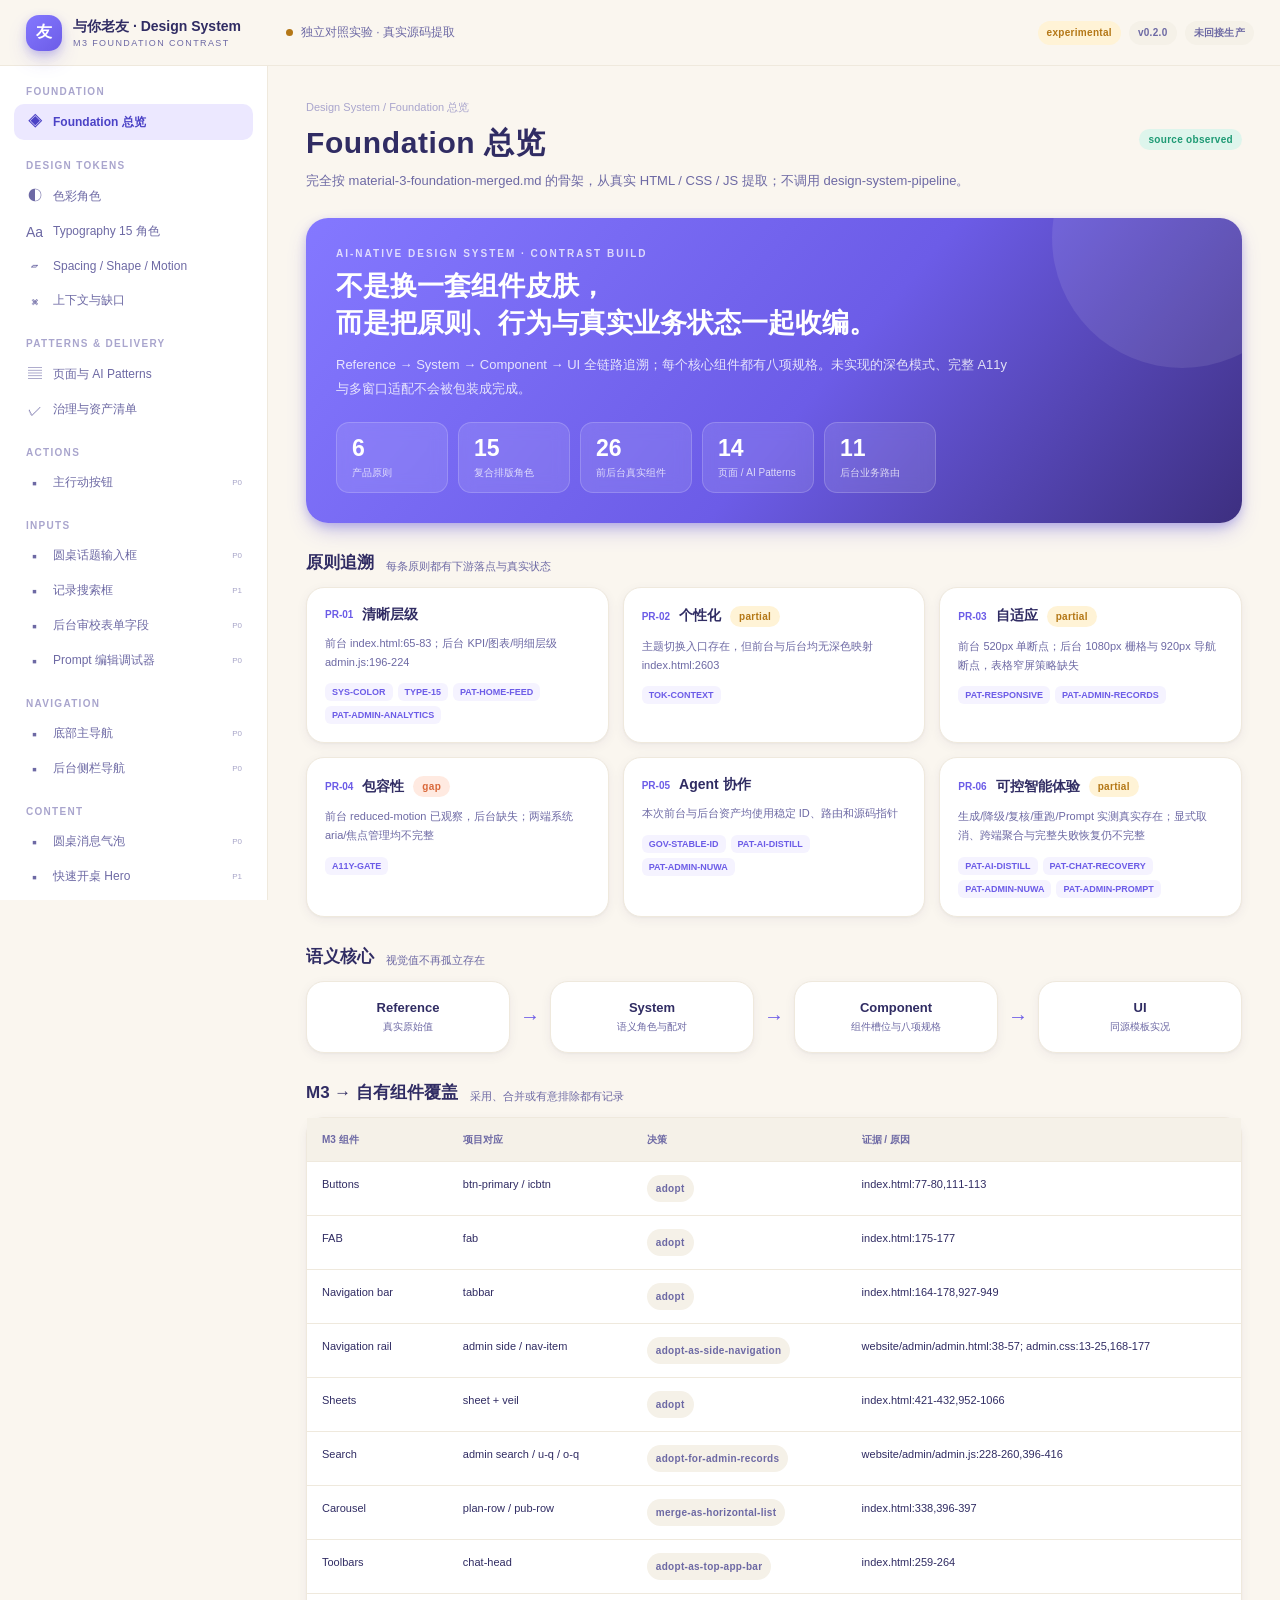
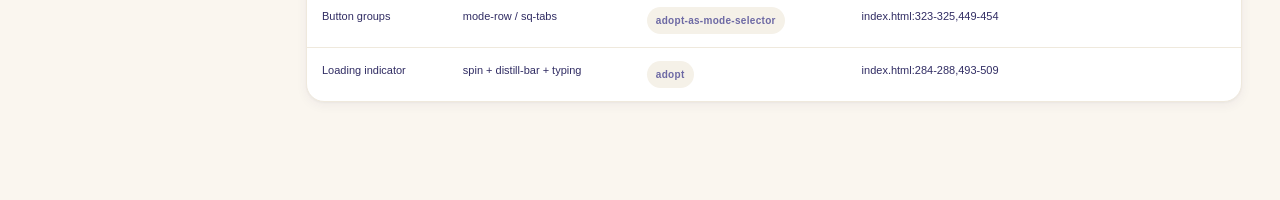
<file: design-system-m3/preview/index.html>
<!doctype html>
<html lang="zh-CN">
<head>
<meta charset="utf-8">
<meta name="viewport" content="width=device-width,initial-scale=1">
<title>与你老友 · M3 Foundation 设计系统对照版</title>
<link rel="stylesheet" href="../tokens/reference.css">
<link rel="stylesheet" href="../tokens/system.css">
<link rel="stylesheet" href="../components/components.css">
<style>
:root{--nav-w:268px;--head-h:66px;--border:var(--sys-color-outline);--muted:var(--sys-color-on-surface-variant);--paper:var(--sys-color-surface-container);--canvas:var(--sys-color-surface)}
*{box-sizing:border-box}html,body{margin:0;min-height:100%;font-family:var(--ref-font-body);color:var(--sys-color-on-surface);background:var(--canvas)}button{font:inherit}button:focus-visible,a:focus-visible{outline:3px solid var(--sys-color-primary);outline-offset:3px}a{color:inherit}.topbar{height:var(--head-h);position:fixed;inset:0 0 auto 0;z-index:20;display:flex;align-items:center;gap:18px;padding:0 26px;background:rgba(250,246,239,.92);backdrop-filter:blur(18px);border-bottom:1px solid var(--border)}.brand{display:flex;align-items:center;gap:11px;min-width:calc(var(--nav-w) - 26px)}.brand-mark{width:36px;height:36px;border-radius:13px;display:grid;place-items:center;color:var(--sys-color-on-primary);background:linear-gradient(140deg,var(--ref-violet-300),var(--sys-color-primary));box-shadow:var(--ref-elevation-brand);font-weight:800}.brand b{display:block;font-size:14px}.brand small{display:block;color:var(--muted);font-size:9px;letter-spacing:1.4px;margin-top:2px}.experiment{display:flex;align-items:center;gap:8px;font-size:12px;color:var(--muted)}.dot-live{width:7px;height:7px;border-radius:50%;background:var(--sys-color-warning)}.top-meta{margin-left:auto;display:flex;gap:8px}.pill{display:inline-flex;align-items:center;gap:5px;padding:5px 9px;border-radius:999px;font-size:10px;font-weight:700;letter-spacing:.3px;background:var(--sys-color-surface-container-high);color:var(--muted);white-space:nowrap}.pill.experimental{background:var(--sys-color-warning-container);color:var(--sys-color-on-warning-container)}.pill.observed{background:var(--sys-color-success-container);color:var(--sys-color-on-success-container)}.pill.gap,.pill.missing{background:var(--sys-color-error-container);color:var(--sys-color-on-error-container)}.pill.review,.pill.partial{background:var(--sys-color-warning-container);color:var(--sys-color-on-warning-container)}
.sidebar{position:fixed;top:var(--head-h);bottom:0;left:0;width:var(--nav-w);z-index:10;overflow-y:auto;padding:20px 14px 36px;background:var(--paper);border-right:1px solid var(--border)}.nav-group{margin:0 0 20px}.nav-title{padding:0 12px 7px;color:var(--sys-color-on-surface-muted);font-size:10px;font-weight:800;letter-spacing:1.3px;text-transform:uppercase}.nav-item{width:100%;display:flex;align-items:center;gap:9px;padding:9px 11px;border:0;border-radius:10px;background:transparent;color:var(--muted);font-size:12px;text-align:left;cursor:pointer;transition:background .16s,color .16s}.nav-item:hover{background:var(--ref-violet-050);color:var(--sys-color-primary)}.nav-item.active{background:var(--sys-color-primary-container);color:var(--sys-color-on-primary-container);font-weight:700}.nav-item .nav-ico{width:19px;text-align:center;font-size:14px}.nav-item .mini-id{margin-left:auto;font:8px var(--ref-font-numeric);opacity:.6}.main{margin-left:var(--nav-w);padding:calc(var(--head-h) + 34px) 38px 70px;max-width:1600px}.crumb{font-size:11px;color:var(--sys-color-on-surface-muted);margin-bottom:9px}.page-head{display:flex;align-items:flex-start;gap:18px;margin-bottom:26px}.page-head h1{margin:0;font:600 30px/1.25 var(--ref-font-display);letter-spacing:.6px}.page-head p{margin:8px 0 0;color:var(--muted);font-size:13px;line-height:1.7;max-width:760px}.page-tags{margin-left:auto;display:flex;gap:7px;padding-top:5px}.section{margin:28px 0}.section-head{display:flex;align-items:end;gap:12px;margin-bottom:13px}.section-head h2{margin:0;font-size:17px}.section-head p{margin:0;color:var(--muted);font-size:11px}.card{background:var(--paper);border:1px solid var(--border);border-radius:18px;box-shadow:var(--sys-elevation-raised)}.pad{padding:20px}.hero-panel{position:relative;overflow:hidden;padding:30px;border-radius:22px;color:var(--sys-color-on-primary);background:linear-gradient(130deg,var(--ref-violet-300),var(--sys-color-primary) 55%,var(--ref-violet-900));box-shadow:var(--ref-elevation-brand)}.hero-panel:after{content:"";position:absolute;width:260px;height:260px;border-radius:50%;right:-70px;top:-110px;background:rgba(255,255,255,.09)}.hero-panel .eyebrow{font-size:10px;font-weight:700;letter-spacing:2px;opacity:.75}.hero-panel h2{position:relative;max-width:650px;margin:9px 0 10px;font:600 27px/1.4 var(--ref-font-display)}.hero-panel p{position:relative;max-width:680px;margin:0;font-size:13px;line-height:1.8;opacity:.82}.stats{position:relative;display:flex;flex-wrap:wrap;gap:10px;margin-top:22px}.stat{min-width:112px;padding:12px 15px;border:1px solid rgba(255,255,255,.18);border-radius:13px;background:rgba(255,255,255,.1);backdrop-filter:blur(8px)}.stat b{display:block;font:800 23px var(--ref-font-numeric)}.stat span{font-size:10px;opacity:.75}.grid-2{display:grid;grid-template-columns:repeat(2,minmax(0,1fr));gap:14px}.grid-3{display:grid;grid-template-columns:repeat(3,minmax(0,1fr));gap:14px}.principle{padding:18px}.principle-top{display:flex;align-items:center;gap:9px}.principle-id{font:700 10px var(--ref-font-numeric);color:var(--sys-color-primary)}.principle h3{margin:0;font-size:14px}.principle p{margin:10px 0 0;color:var(--muted);font-size:11px;line-height:1.7}.downstream{display:flex;flex-wrap:wrap;gap:5px;margin-top:12px}.token-chip{display:inline-block;padding:4px 7px;border-radius:6px;background:var(--ref-violet-050);color:var(--sys-color-primary);font:600 9px var(--ref-font-numeric)}.chain{display:grid;grid-template-columns:1fr 30px 1fr 30px 1fr 30px 1fr;align-items:center;gap:5px}.chain-node{padding:18px 12px;text-align:center}.chain-node b{display:block;font-size:13px}.chain-node span{display:block;margin-top:5px;color:var(--muted);font-size:10px}.chain-arrow{text-align:center;color:var(--sys-color-primary);font-size:20px}.notice{display:flex;gap:12px;padding:15px 17px;border-radius:13px;background:var(--sys-color-warning-container);color:var(--sys-color-on-warning-container);font-size:12px;line-height:1.7}.notice.error{background:var(--sys-color-error-container);color:var(--sys-color-on-error-container)}.notice.info{background:var(--sys-color-info-container);color:var(--sys-color-on-info-container)}.notice b{display:block}.family{margin-bottom:18px}.family-head{display:flex;justify-content:space-between;margin-bottom:8px;font-size:11px}.family-head code{color:var(--muted)}.swatches{display:grid;grid-template-columns:repeat(8,minmax(52px,1fr));border-radius:13px;overflow:hidden;border:1px solid var(--border)}.swatch{height:78px;padding:9px;display:flex;align-items:flex-end;font:8px var(--ref-font-numeric);word-break:break-all}.role-grid{display:grid;grid-template-columns:repeat(3,minmax(0,1fr));gap:10px}.role-card{padding:14px;min-height:92px;border:1px solid var(--border);border-radius:13px;background:var(--paper)}.role-dot{width:30px;height:30px;border-radius:10px;margin-bottom:11px;border:1px solid var(--sys-color-outline-variant)}.role-card code{font-size:10px}.role-card small{display:block;color:var(--muted);font-size:9px;margin-top:5px}.type-row{display:grid;grid-template-columns:170px 1fr 230px;align-items:center;gap:18px;padding:17px 20px;border-bottom:1px solid var(--border)}.type-row:last-child{border:0}.type-name b{display:block;font-size:12px}.type-name code{display:block;margin-top:5px;color:var(--muted);font-size:9px}.type-demo{overflow:hidden;white-space:nowrap;text-overflow:ellipsis}.type-meta{color:var(--muted);font:10px/1.7 var(--ref-font-numeric);text-align:right}.spacing-row{display:grid;grid-template-columns:80px 1fr 60px;align-items:center;gap:12px;margin:12px 0;font-size:11px}.spacing-bar{height:12px;border-radius:4px;background:var(--sys-color-primary)}.shape-grid{display:grid;grid-template-columns:repeat(4,1fr);gap:12px}.shape-item{text-align:center;font-size:10px;color:var(--muted)}.shape-box{height:76px;display:grid;place-items:center;margin-bottom:8px;background:var(--sys-color-primary-container);color:var(--sys-color-on-primary-container);border:1px solid var(--sys-color-primary)}
.component-layout{display:grid;grid-template-columns:minmax(350px,.85fr) minmax(420px,1.15fr);gap:18px;align-items:start}.component-layout.admin-layout{grid-template-columns:1fr}.admin-layout .live-card{position:static}.admin-layout .live-canvas{align-items:flex-start}.admin-layout .live-canvas>.m3-component-scope{max-width:1000px}.admin-layout .spec-list{display:grid;grid-template-columns:repeat(2,minmax(0,1fr))}.live-card{position:sticky;top:calc(var(--head-h) + 22px);overflow:hidden}.live-head{display:flex;align-items:center;gap:8px;padding:13px 17px;border-bottom:1px solid var(--border);font-size:11px;font-weight:700}.live-head span:last-child{margin-left:auto;color:var(--muted);font-size:9px}.live-canvas{min-height:230px;padding:28px;display:flex;align-items:center;justify-content:center;background:var(--canvas);background-image:radial-gradient(var(--sys-color-outline) .6px,transparent .6px);background-size:13px 13px}.live-canvas>.m3-component-scope{width:100%;max-width:430px}.source-details{margin:12px}.source-details summary{cursor:pointer;color:var(--muted);font-size:10px}.source-code{max-height:260px;overflow:auto;margin:12px 0 0;padding:13px;border-radius:10px;background:var(--ref-ink-900);color:var(--ref-violet-100);font:9px/1.7 ui-monospace,SFMono-Regular,Consolas,monospace;white-space:pre-wrap;word-break:break-all}.spec-list{display:flex;flex-direction:column;gap:9px}.spec-item{overflow:hidden}.spec-summary{display:flex;align-items:center;gap:10px;padding:14px 16px;cursor:pointer;list-style:none}.spec-summary::-webkit-details-marker{display:none}.spec-num{width:24px;height:24px;display:grid;place-items:center;border-radius:8px;background:var(--ref-violet-050);color:var(--sys-color-primary);font:700 10px var(--ref-font-numeric)}.spec-summary h3{margin:0;font-size:12px}.spec-summary .en{color:var(--muted);font-size:9px}.spec-summary:after{content:"＋";margin-left:auto;color:var(--muted)}.spec-item[open] .spec-summary:after{content:"−"}.spec-body{padding:0 16px 16px 50px;color:var(--muted);font-size:11px;line-height:1.8}.spec-body ul{margin:0;padding-left:17px}.kv{display:grid;grid-template-columns:minmax(110px,.6fr) minmax(0,1.4fr);gap:8px 14px}.kv dt{color:var(--sys-color-on-surface-muted);word-break:break-word}.kv dd{margin:0;min-width:0;word-break:break-word}.variant{padding:10px 0;border-bottom:1px solid var(--border)}.variant:last-child{border:0}.variant b{font-size:11px;color:var(--sys-color-on-surface)}.variant p{margin:4px 0 0}.source-line{margin-top:12px;padding:11px 13px;border-radius:9px;background:var(--sys-color-surface-container-high);font:10px/1.6 ui-monospace,SFMono-Regular,Consolas,monospace;color:var(--muted);word-break:break-all}.pattern-grid{display:grid;grid-template-columns:repeat(2,minmax(0,1fr));gap:13px}.pattern-card{padding:19px;text-align:left;border:1px solid var(--border);cursor:pointer;color:var(--sys-color-on-surface)}.pattern-card:hover{border-color:var(--sys-color-primary)}.pattern-card h3{margin:10px 0 6px;font-size:15px}.pattern-card p{margin:0;color:var(--muted);font-size:11px;line-height:1.7}.lifecycle{display:grid;grid-template-columns:repeat(3,1fr);gap:10px}.life-item{padding:14px}.life-item b{display:block;font-size:11px}.life-item p{margin:7px 0 0;color:var(--muted);font-size:11px;line-height:1.7}.data-table{width:100%;border-collapse:collapse;font-size:11px}.data-table th,.data-table td{padding:13px 15px;border-bottom:1px solid var(--border);text-align:left;vertical-align:top;line-height:1.7}.data-table th{color:var(--muted);font-size:10px;background:var(--sys-color-surface-container-high)}.data-table tr:last-child td{border-bottom:0}.finding{padding:17px}.finding h3{margin:0 0 7px;font-size:13px}.finding p{margin:0;color:var(--muted);font-size:11px;line-height:1.7}.finding-head{display:flex;align-items:center;gap:9px;margin-bottom:8px}.finding-head code{color:var(--sys-color-primary);font-size:10px}.empty{padding:35px;text-align:center;color:var(--muted)}.demo-toast{position:fixed;right:28px;bottom:28px;z-index:100;padding:12px 18px;border-radius:12px;background:var(--sys-color-inverse-surface);color:var(--sys-color-inverse-on-surface);box-shadow:var(--sys-elevation-overlay);font-size:12px;opacity:0;transform:translateY(12px);pointer-events:none;transition:.2s}.demo-toast.on{opacity:1;transform:none}.error-box{padding:24px;border:1px solid var(--sys-color-error);border-radius:14px;background:var(--sys-color-error-container);color:var(--sys-color-on-error-container);white-space:pre-wrap}.mobile-menu{display:none}
@media(max-width:1120px){.component-layout{grid-template-columns:1fr}.live-card{position:static}.grid-3{grid-template-columns:repeat(2,1fr)}.role-grid{grid-template-columns:repeat(2,1fr)}.type-row{grid-template-columns:140px 1fr}.type-meta{display:none}}
@media(max-width:760px){:root{--nav-w:250px}.sidebar{transform:translateX(-100%);transition:transform .2s}.sidebar.open{transform:none}.main{margin-left:0;padding:calc(var(--head-h) + 24px) 18px 50px}.mobile-menu{display:grid;place-items:center;width:34px;height:34px;border:0;border-radius:10px;background:var(--paper);color:var(--sys-color-primary)}.brand{min-width:0}.brand small,.experiment,.top-meta{display:none}.topbar{padding:0 15px;gap:10px}.page-head{display:block}.page-tags{margin-top:12px}.grid-2,.grid-3,.pattern-grid{grid-template-columns:1fr}.chain{grid-template-columns:1fr}.chain-arrow{transform:rotate(90deg)}.swatches{grid-template-columns:repeat(4,1fr)}.type-row{grid-template-columns:1fr}.type-demo{white-space:normal}.lifecycle{grid-template-columns:1fr}.live-canvas{padding:18px;min-height:190px}.component-layout{display:block}.spec-list{margin-top:14px}.admin-layout .spec-list{grid-template-columns:1fr}.shape-grid{grid-template-columns:repeat(2,1fr)}}
</style>
</head>
<body>
<header class="topbar">
  <button class="mobile-menu" id="mobile-menu" aria-label="打开导航">☰</button>
  <div class="brand"><div class="brand-mark">友</div><div><b>与你老友 · Design System</b><small>M3 FOUNDATION CONTRAST</small></div></div>
  <div class="experiment"><i class="dot-live"></i>独立对照实验 · 真实源码提取</div>
  <div class="top-meta"><span class="pill experimental">experimental</span><span class="pill" id="version-pill">v0.2.0</span><span class="pill">未回接生产</span></div>
</header>
<aside class="sidebar" id="sidebar"><nav id="nav"></nav></aside>
<main class="main" id="main"><div class="empty">正在读取 Foundation 资产…</div></main>
<div class="demo-toast" id="demo-toast">管理站交互演示 · 未回接生产</div>
<script>
const GROUPS=[['Foundation',[['foundation',' Foundation 总览','◈']]],['Design Tokens',[['tokens-color','色彩角色','◐'],['tokens-type','Typography 15 角色','Aa'],['tokens-shape','Spacing / Shape / Motion','▱'],['contexts','上下文与缺口','⌘']]],['Patterns & Delivery',[['patterns','页面与 AI Patterns','▤'],['governance','治理与资产清单','✓']]]];
const state={};let components=[];let patterns=[];let templates;
const $=s=>document.querySelector(s);const esc=s=>String(s??'').replace(/[&<>"']/g,c=>({'&':'&amp;','<':'&lt;','>':'&gt;','"':'&quot;',"'":'&#39;'}[c]));
const pill=s=>`<span class="pill ${esc(s)}">${esc(s)}</span>`;
async function load(){
  try{
    const files=['foundation.json','metadata.json','tokens/tokens.json','components/components.json','patterns/patterns.json'];
    const responses=await Promise.all(files.map(f=>fetch('../'+f)));responses.forEach((r,i)=>{if(!r.ok)throw new Error(files[i]+' · HTTP '+r.status)});
    [state.foundation,state.meta,state.tokens,state.componentData,state.patternData]=await Promise.all(responses.map(r=>r.json()));
    components=state.componentData.components;patterns=state.patternData.patterns;
    $('#version-pill').textContent='v'+state.meta.version;
    const tr=await fetch('../components/components.html');if(!tr.ok)throw new Error('组件模板加载失败 · HTTP '+tr.status);
    templates=new DOMParser().parseFromString(await tr.text(),'text/html');
    buildNav();route();
  }catch(e){$('#main').innerHTML=`<div class="error-box"><b>资产加载失败</b>\n${esc(e.message)}\n\n请通过 HTTP 服务打开本页，而不是 file://。</div>`}
}
function buildNav(){
  let html=GROUPS.map(([title,items])=>`<section class="nav-group"><div class="nav-title">${title}</div>${items.map(([id,name,ico])=>`<button class="nav-item" data-route="${id}"><span class="nav-ico">${ico}</span>${name}</button>`).join('')}</section>`).join('');
  ['Actions','Inputs','Navigation','Content','Feedback','Selection / Utility'].forEach(group=>{
    const list=components.filter(c=>c.group===group);if(!list.length)return;
    html+=`<section class="nav-group"><div class="nav-title">${group}</div>${list.map(c=>`<button class="nav-item" data-route="component/${c.slug}"><span class="nav-ico">▪</span>${c.name}<span class="mini-id">${c.priority}</span></button>`).join('')}</section>`;
  });$('#nav').innerHTML=html;
}
function route(){
  const hash=location.hash.slice(1)||'foundation';const [kind,slug]=hash.split('/');
  document.querySelectorAll('.nav-item').forEach(b=>b.classList.toggle('active',b.dataset.route===hash));
  $('#sidebar').classList.remove('open');
  if(kind==='component'){const c=components.find(x=>x.slug===slug);if(c)return renderComponent(c)}
  if(kind==='pattern'){const p=patterns.find(x=>x.id===slug);if(p)return renderPattern(p)}
  ({foundation:renderFoundation,'tokens-color':renderColors,'tokens-type':renderType,'tokens-shape':renderShape,contexts:renderContexts,patterns:renderPatterns,governance:renderGovernance}[kind]||renderFoundation)();
}
function head(title,desc,tags='',parent='Design System'){return `<div class="crumb">${parent} / ${title}</div><div class="page-head"><div><h1>${title}</h1><p>${desc}</p></div><div class="page-tags">${tags}</div></div>`}
function renderFoundation(){
  const f=state.foundation;
  $('#main').innerHTML=head('Foundation 总览','完全按 material-3-foundation-merged.md 的骨架，从真实 HTML / CSS / JS 提取；不调用 design-system-pipeline。','<span class="pill observed">source observed</span>')+`
  <section class="hero-panel"><div class="eyebrow">AI-NATIVE DESIGN SYSTEM · CONTRAST BUILD</div><h2>不是换一套组件皮肤，<br>而是把原则、行为与真实业务状态一起收编。</h2><p>Reference → System → Component → UI 全链路追溯；每个核心组件都有八项规格。未实现的深色模式、完整 A11y 与多窗口适配不会被包装成完成。</p><div class="stats"><div class="stat"><b>${state.meta.counts.principles}</b><span>产品原则</span></div><div class="stat"><b>${state.meta.counts.typographyRoles}</b><span>复合排版角色</span></div><div class="stat"><b>${components.length}</b><span>前后台真实组件</span></div><div class="stat"><b>${patterns.length}</b><span>页面 / AI Patterns</span></div><div class="stat"><b>${state.meta.counts.adminRoutes}</b><span>后台业务路由</span></div></div></section>
  <section class="section"><div class="section-head"><h2>原则追溯</h2><p>每条原则都有下游落点与真实状态</p></div><div class="grid-3">${f.principles.map(p=>`<article class="card principle"><div class="principle-top"><span class="principle-id">${p.id}</span><h3>${p.name}</h3>${p.status?pill(p.status):''}</div><p>${esc(p.evidence)}</p><div class="downstream">${p.downstream.map(x=>`<span class="token-chip">${x}</span>`).join('')}</div></article>`).join('')}</div></section>
  <section class="section"><div class="section-head"><h2>语义核心</h2><p>视觉值不再孤立存在</p></div><div class="chain">${[['Reference','真实原始值'],['System','语义角色与配对'],['Component','组件槽位与八项规格'],['UI','同源模板实况']].map((n,i)=>`${i?'<div class="chain-arrow">→</div>':''}<div class="card chain-node"><b>${n[0]}</b><span>${n[1]}</span></div>`).join('')}</div></section>
  <section class="section"><div class="section-head"><h2>M3 → 自有组件覆盖</h2><p>采用、合并或有意排除都有记录</p></div><div class="card"><table class="data-table"><thead><tr><th>M3 组件</th><th>项目对应</th><th>决策</th><th>证据 / 原因</th></tr></thead><tbody>${f.coverage.map(x=>`<tr><td>${x.m3}</td><td>${x.own||'—'}</td><td>${pill(x.decision)}</td><td>${esc(x.source||x.reason)}</td></tr>`).join('')}</tbody></table></div></section>`;
}
function renderColors(){
  const colors=state.tokens.reference.colorFamilies;const roles=[['primary','--sys-color-primary'],['on-primary','--sys-color-on-primary'],['primary-container','--sys-color-primary-container'],['on-primary-container','--sys-color-on-primary-container'],['secondary','--sys-color-secondary'],['tertiary','--sys-color-tertiary'],['surface','--sys-color-surface'],['on-surface','--sys-color-on-surface'],['surface-container','--sys-color-surface-container'],['on-surface-variant','--sys-color-on-surface-variant'],['outline','--sys-color-outline'],['inverse-surface','--sys-color-inverse-surface'],['success','--sys-color-success'],['warning','--sys-color-warning'],['info','--sys-color-info'],['error','--sys-color-error']];
  $('#main').innerHTML=head('色彩角色','Reference 只记录真实色值；System 按用途定岗并保持前景—背景配对。','<span class="pill review">TOK-001 review</span>','Design Tokens')+`<div class="notice"><span>⚠</span><div><b>coral 一色两义未擅自修正</b>真实项目同时把它用于 FAB 品牌行动和 danger/error。这里保留事实并挂产品裁决，不用“美化”掩盖冲突。</div></div><section class="section"><div class="section-head"><h2>Reference 色族</h2><p>来自页面与旧 Token 的真实数值</p></div><div class="card pad">${Object.entries(colors).map(([name,values])=>`<div class="family"><div class="family-head"><b>${name}</b><code>${values.length} observed values</code></div><div class="swatches">${values.map(v=>`<div class="swatch" style="background:${v};color:${luma(v)>.63?'#302C63':'#fff'}">${v}</div>`).join('')}</div></div>`).join('')}</div></section><section class="section"><div class="section-head"><h2>System 角色</h2><p>颜色只按用途命名</p></div><div class="role-grid">${roles.map(([n,v])=>`<div class="role-card"><div class="role-dot" style="background:var(${v})"></div><code>${v}</code><small>${n}</small></div>`).join('')}</div></section>`;
}
function luma(hex){const a=hex.replace('#','').match(/.{2}/g).map(x=>parseInt(x,16)/255).map(x=>x<=.03928?x/12.92:Math.pow((x+.055)/1.055,2.4));return .2126*a[0]+.7152*a[1]+.0722*a[2]}
function renderType(){
  const roles=state.tokens.typography.roles;const samples={display:'把智慧请上桌',headline:'发起一场圆桌',title:'每位老友都有思维内核',body:'每个欲望，都是你跟不快乐签的一份合同。',label:'深度圆桌 · 三轮交锋'};
  $('#main').innerHTML=head('Typography · 15 个复合角色','每个角色同时绑定字体、字号、行高、字重和字距；不是把字号单独抽出来就算 Token。','<span class="pill observed">5 × 3 baseline</span>','Design Tokens')+`<section class="card">${Object.entries(roles).map(([name,r])=>{const [family]=name.split('-');return `<div class="type-row"><div class="type-name"><b>${name}</b><code>${r.source}</code></div><div class="type-demo" style="font-family:var(--sys-type-${name}-font);font-size:var(--sys-type-${name}-size);line-height:var(--sys-type-${name}-line);font-weight:var(--sys-type-${name}-weight);letter-spacing:var(--sys-type-${name}-tracking)">${samples[family]}</div><div class="type-meta">${r.font} · ${r.size}px / ${r.lineHeight}<br>weight ${r.weight}</div></div>`}).join('')}</section>`;
}
function renderShape(){
  const spaces=state.tokens.reference.spacingBaseline;const shapes=[['8','8px'],['12','12px'],['16','16px'],['22','22px'],['28','28px'],['36','36px'],['pill','999px'],['jelly','46% 54% 52% 48%/52% 46% 54% 48%']];
  $('#main').innerHTML=head('Spacing / Shape / Motion','有限刻度与使用分工来自真实页面；Expressive 动效仍受 Reduced Motion 约束。','<span class="pill observed">4pt baseline</span>','Design Tokens')+`<div class="grid-2"><section class="card pad"><div class="section-head"><h2>Spacing</h2><p>Padding / Gap 优先</p></div>${spaces.map(s=>`<div class="spacing-row"><code>space-${s*25}</code><div class="spacing-bar" style="width:${s*4}px"></div><span>${s}px</span></div>`).join('')}</section><section class="card pad"><div class="section-head"><h2>Shape</h2><p>基础形状与 jelly 分离</p></div><div class="shape-grid">${shapes.map(([n,v])=>`<div class="shape-item"><div class="shape-box" style="border-radius:${v}">${n}</div>${v}</div>`).join('')}</div></section></div><section class="section grid-3"><article class="card principle"><h3>Feedback</h3><p>.15s / Spring easing<br>按钮、Chip、TAB 与 FAB 的即时操作反馈。</p></article><article class="card principle"><h3>Enter</h3><p>.3s / Standard easing<br>消息、Toast 与表面进入。</p></article><article class="card principle"><h3>Ambient</h3><p>.5s+ / observed keyframes<br>Mascot float、Progress shimmer；系统 Reduced Motion 已观察。</p></article></section>`;
}
function renderContexts(){
  const ctx=state.tokens.contexts;
  $('#main').innerHTML=head('上下文与缺口','Theme、Viewport 和 RTL 走不同处理路径；没有实现的能力明确标缺口。','<span class="pill missing">dark missing</span>','Design Tokens')+`<div class="card"><table class="data-table"><thead><tr><th>Context</th><th>状态</th><th>真实证据 / 处理路径</th></tr></thead><tbody>${Object.entries(ctx).map(([n,v])=>`<tr><td><b>${n}</b></td><td>${pill(v.status)}</td><td>${esc(v.source||v.evidence||v.breakpoint||'未实现，未生成映射')}</td></tr>`).join('')}</tbody></table></div><section class="section notice info"><span>ⓘ</span><div><b>不复制组件来做深色模式</b>未来 Theme / Contrast 应只覆盖 System Token；Viewport 由 Layout / Pattern 重组；RTL 由逻辑方向与 Behavior 承担。</div></section>`;
}
function renderPatterns(){
  $('#main').innerHTML=head('页面与 AI Patterns','组件之外，继续提取任务流、页面生命周期、AI 不确定性和恢复路径。',`<span class="pill observed">${patterns.length} observed patterns</span><span class="pill">${patterns.filter(p=>p.surface==='admin').length} admin</span>`,'Patterns')+`<div class="pattern-grid">${patterns.map(p=>`<button class="card pattern-card" data-route="pattern/${p.id}"><span class="token-chip">${p.id}</span>${p.surface==='admin'?'<span class="pill">admin</span>':''}<h3>${p.name}</h3><p>${p.layout}</p>${p.route?`<p>Route · ${esc(p.route)}</p>`:''}<div class="downstream">${Object.keys(p.lifecycle).slice(0,5).map(x=>`<span class="pill">${x}</span>`).join('')}</div></button>`).join('')}</div><section class="section"><div class="section-head"><h2>五档窗口尺寸类</h2><p>不伪造响应式覆盖</p></div><div class="card"><table class="data-table"><tbody>${Object.entries(state.patternData.windowClasses).map(([n,v])=>`<tr><td><b>${n}</b></td><td>${pill(v.status)}</td><td>${esc(v.rule||'未单独定义')}</td></tr>`).join('')}</tbody></table></div></section>`;
}
function renderPattern(p){
  $('#main').innerHTML=head(p.name,`${p.id} · ${p.layout}${p.route?' · Route: '+p.route:''}`,`${pill(p.priority)}${p.surface?pill(p.surface):''}`,'Patterns')+`<div class="grid-2"><section class="card pad"><div class="section-head"><h2>Anatomy</h2></div><ul>${p.anatomy.map(x=>`<li>${esc(x)}</li>`).join('')}</ul><div class="source-line">${esc(p.source)}<br>${esc(p.evidence)}</div></section><section class="card pad"><div class="section-head"><h2>Behavior / AI 契约</h2></div><ul>${(p.behavior||[]).map(x=>`<li>${esc(x)}</li>`).join('')}</ul>${p.uncertainty?`<p><b>不确定性：</b>${esc(p.uncertainty)}</p>`:''}${p.dataAwareness?`<p><b>数据感知：</b>${esc(p.dataAwareness)}</p>`:''}${p.gaps?`<div class="notice error">${p.gaps.map(esc).join('<br>')}</div>`:''}</section></div><section class="section"><div class="section-head"><h2>Lifecycle</h2><p>不是只交付成功态</p></div><div class="lifecycle">${Object.entries(p.lifecycle).map(([n,v])=>`<article class="card life-item"><b>${n}</b><p>${esc(v)}</p></article>`).join('')}</div></section>`;
}
function renderComponent(c){
  const tpl=templates.querySelector(`template[data-component="${c.slug}"]`);if(!tpl){$('#main').innerHTML='<div class="error-box">模板缺失：'+esc(c.slug)+'</div>';return}
  const labels={variants:'变体',configurations:'配置',anatomy:'结构',states:'状态适用矩阵',behavior:'行为',a11y:'无障碍',measurements:'测量',tokens:'Token 绑定'};
  $('#main').innerHTML=head(c.name,`${c.id} · ${c.group} · ${c.priority}`,`${pill(c.priority)}<span class="pill experimental">experimental / unwired</span>`,c.group)+`<div class="component-layout ${c.surface==='admin'?'admin-layout':''}"><section class="card live-card"><div class="live-head"><span class="pill observed">UI 实况</span><span>同源 template · 非截图</span></div><div class="live-canvas" id="live-canvas"></div><details class="source-details"><summary>查看提取的 HTML 骨架</summary><pre class="source-code">${esc(tpl.innerHTML.trim())}</pre></details><div class="source-line">生产证据：${esc(c.source)}<br>实现状态：${esc(c.implementation.consumers)}</div></section><section class="spec-list">${state.componentData.specContract.map((key,i)=>`<details class="card spec-item" ${i<2?'open':''}><summary class="spec-summary"><span class="spec-num">${String(i+1).padStart(2,'0')}</span><h3>${labels[key]}</h3><span class="en">${key}</span></summary><div class="spec-body">${renderValue(c[key],key)}</div></details>`).join('')}</section></div>`;
  $('#live-canvas').appendChild(tpl.content.cloneNode(true));
}
function renderValue(v,key){
  if(Array.isArray(v))return `<ul>${v.map(x=>`<li>${typeof x==='object'?`<div class="variant"><b>${esc(x.name||x.id||'item')}</b> ${x.provenance?pill(x.provenance):''}<p>${esc(x.evidence||JSON.stringify(x))}</p></div>`:esc(x)}</li>`).join('')}</ul>`;
  if(v&&typeof v==='object')return `<dl class="kv">${Object.entries(v).map(([k,val])=>`<dt>${esc(k)}</dt><dd>${Array.isArray(val)?val.map(esc).join('<br>'):typeof val==='object'?esc(JSON.stringify(val)):esc(val)}</dd>`).join('')}</dl>`;
  return esc(v);
}
function renderGovernance(){
  const m=state.meta;
  $('#main').innerHTML=head('治理与资产清单','稳定 ID、生命周期、变更门禁和已知问题统一登记；这不是已发布稳定版。','<span class="pill experimental">experimental</span>','Delivery & Governance')+`<div class="grid-2">${m.governanceFindings.map(f=>`<article class="card finding"><div class="finding-head"><code>${f.id}</code>${pill(f.severity)}</div><h3>${f.title}</h3><p>${f.detail}</p></article>`).join('')}</div><section class="section"><div class="section-head"><h2>交付资产</h2><p>全部位于独立 design-system-m3</p></div><div class="card"><table class="data-table"><thead><tr><th>资产</th><th>路径</th></tr></thead><tbody>${Object.entries(m.assets).map(([k,v])=>`<tr><td>${k}</td><td><code>${v}</code></td></tr>`).join('')}</tbody></table></div></section><section class="section notice info"><span>✓</span><div><b>旧版与生产页面未被修改</b>本对照版不使用 pipeline 提取脚本，不回接页面，不覆盖原 design-system。变更进入稳定版前仍需源码证据、八项规格、浏览器视觉复核与缺口登记。</div></section>`;
}
document.addEventListener('click',e=>{
  const nav=e.target.closest('[data-route]');if(nav){location.hash=nav.dataset.route;return}
  const scope=e.target.closest('#live-canvas');if(!scope)return;
  const chip=e.target.closest('.chip');if(chip){chip.parentElement.querySelectorAll('.chip').forEach(x=>x.classList.toggle('on',x===chip));demoToast();return}
  const filter=e.target.closest('.filters button');if(filter){filter.parentElement.querySelectorAll('button').forEach(x=>x.classList.toggle('on',x===filter));demoToast();return}
  const adminNav=e.target.closest('.admin-nav-demo .nav-item');if(adminNav){adminNav.parentElement.querySelectorAll('.nav-item').forEach(x=>x.classList.toggle('on',x===adminNav));demoToast();return}
  const sw=e.target.closest('.sw');if(sw){sw.classList.toggle('on');demoToast();return}
  const mode=e.target.closest('.mode');if(mode){mode.parentElement.querySelectorAll('.mode').forEach(x=>x.classList.toggle('on',x===mode));demoToast();return}
  const tab=e.target.closest('.tab');if(tab){tab.parentElement.querySelectorAll('.tab').forEach(x=>x.classList.toggle('on',x===tab));demoToast();return}
  if(e.target.closest('button'))demoToast();
});
let toastTimer;function demoToast(){const t=$('#demo-toast');t.classList.add('on');clearTimeout(toastTimer);toastTimer=setTimeout(()=>t.classList.remove('on'),1600)}
$('#mobile-menu').addEventListener('click',()=>$('#sidebar').classList.toggle('open'));window.addEventListener('hashchange',route);load();
</script>
</body>
</html>
</file>
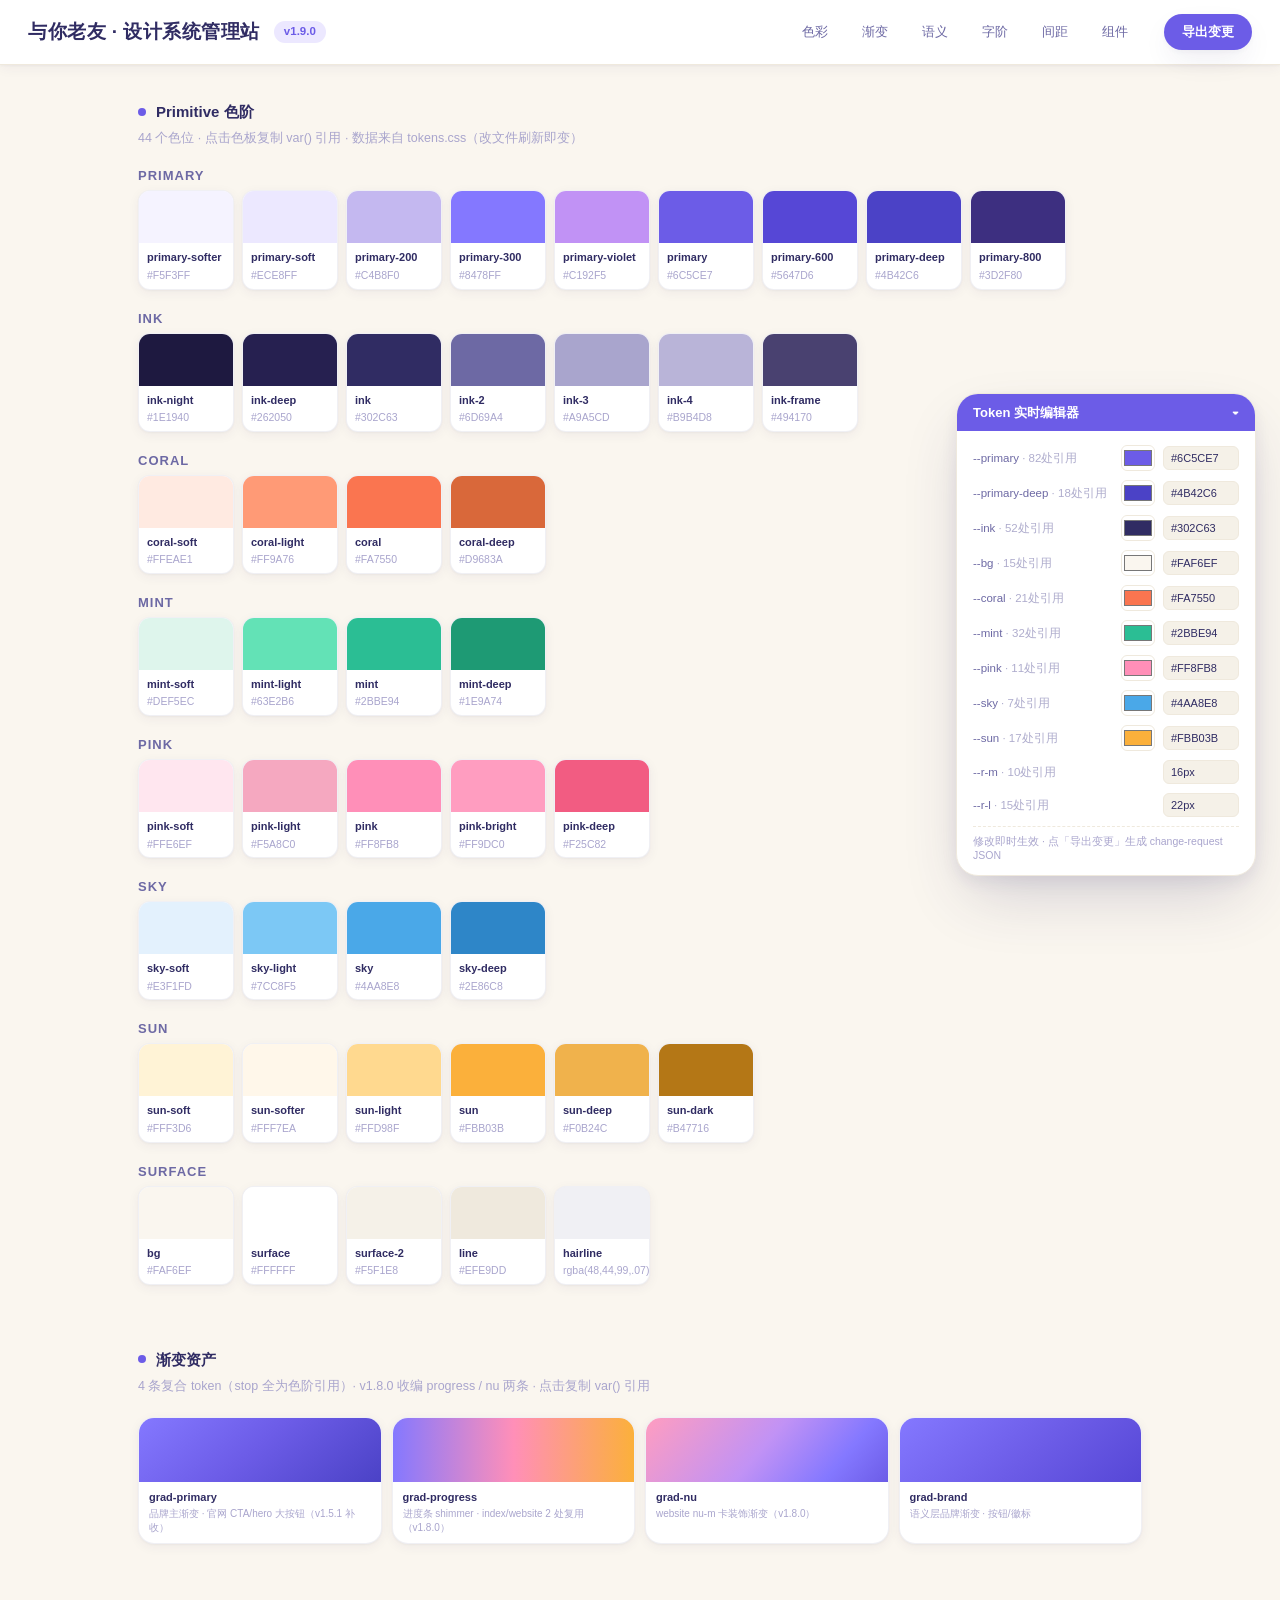
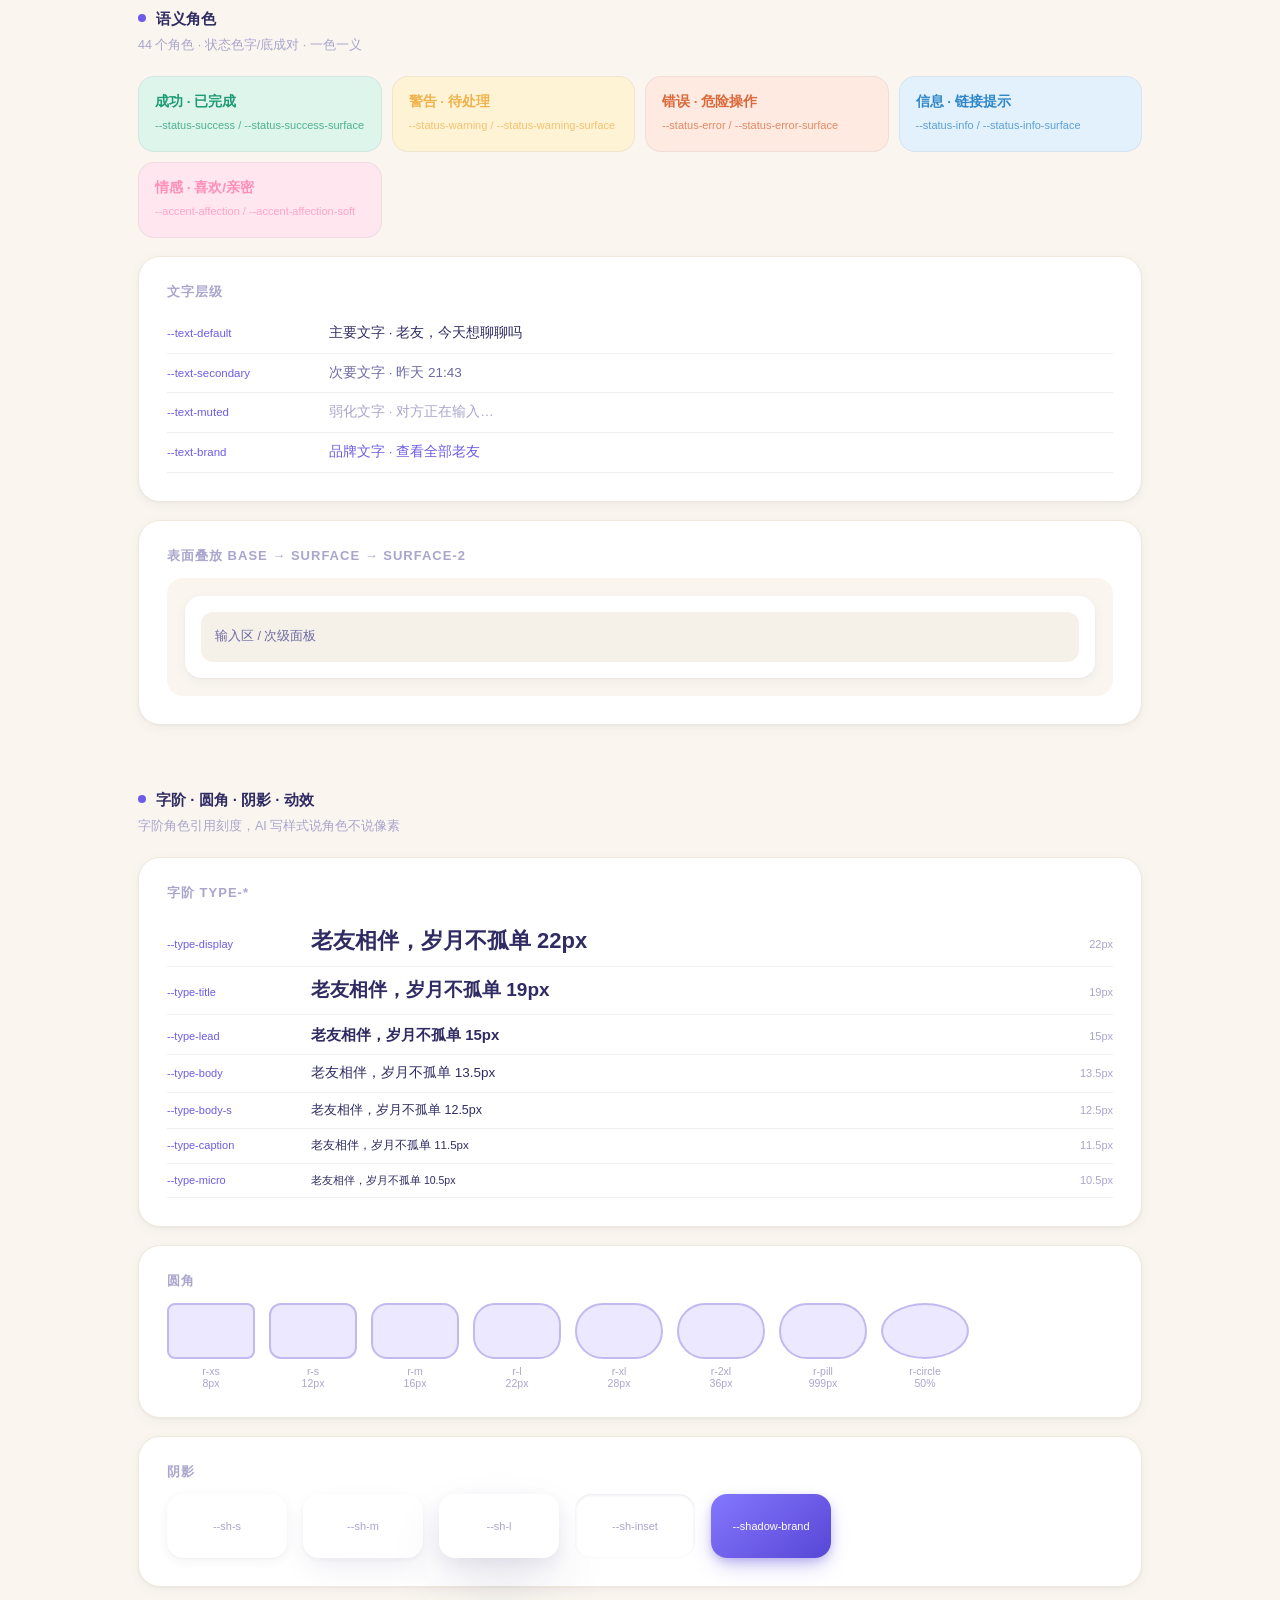
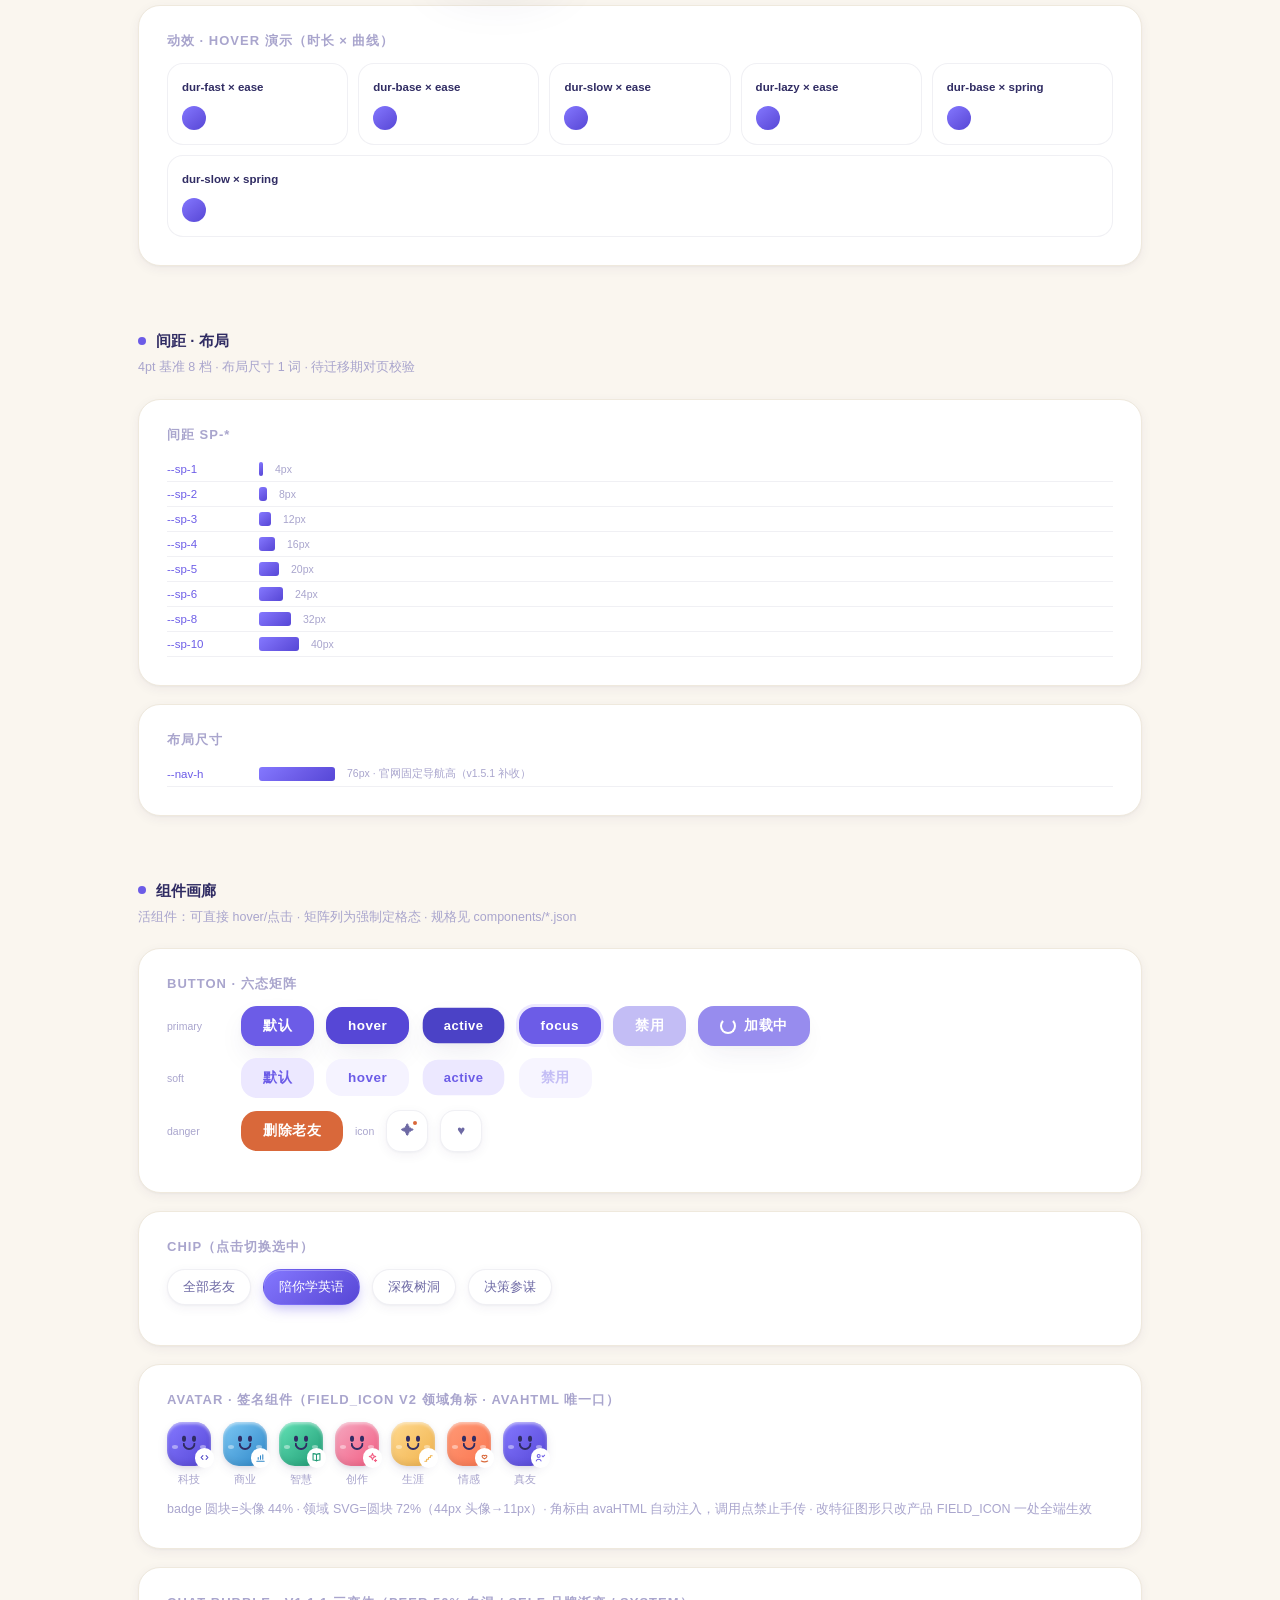
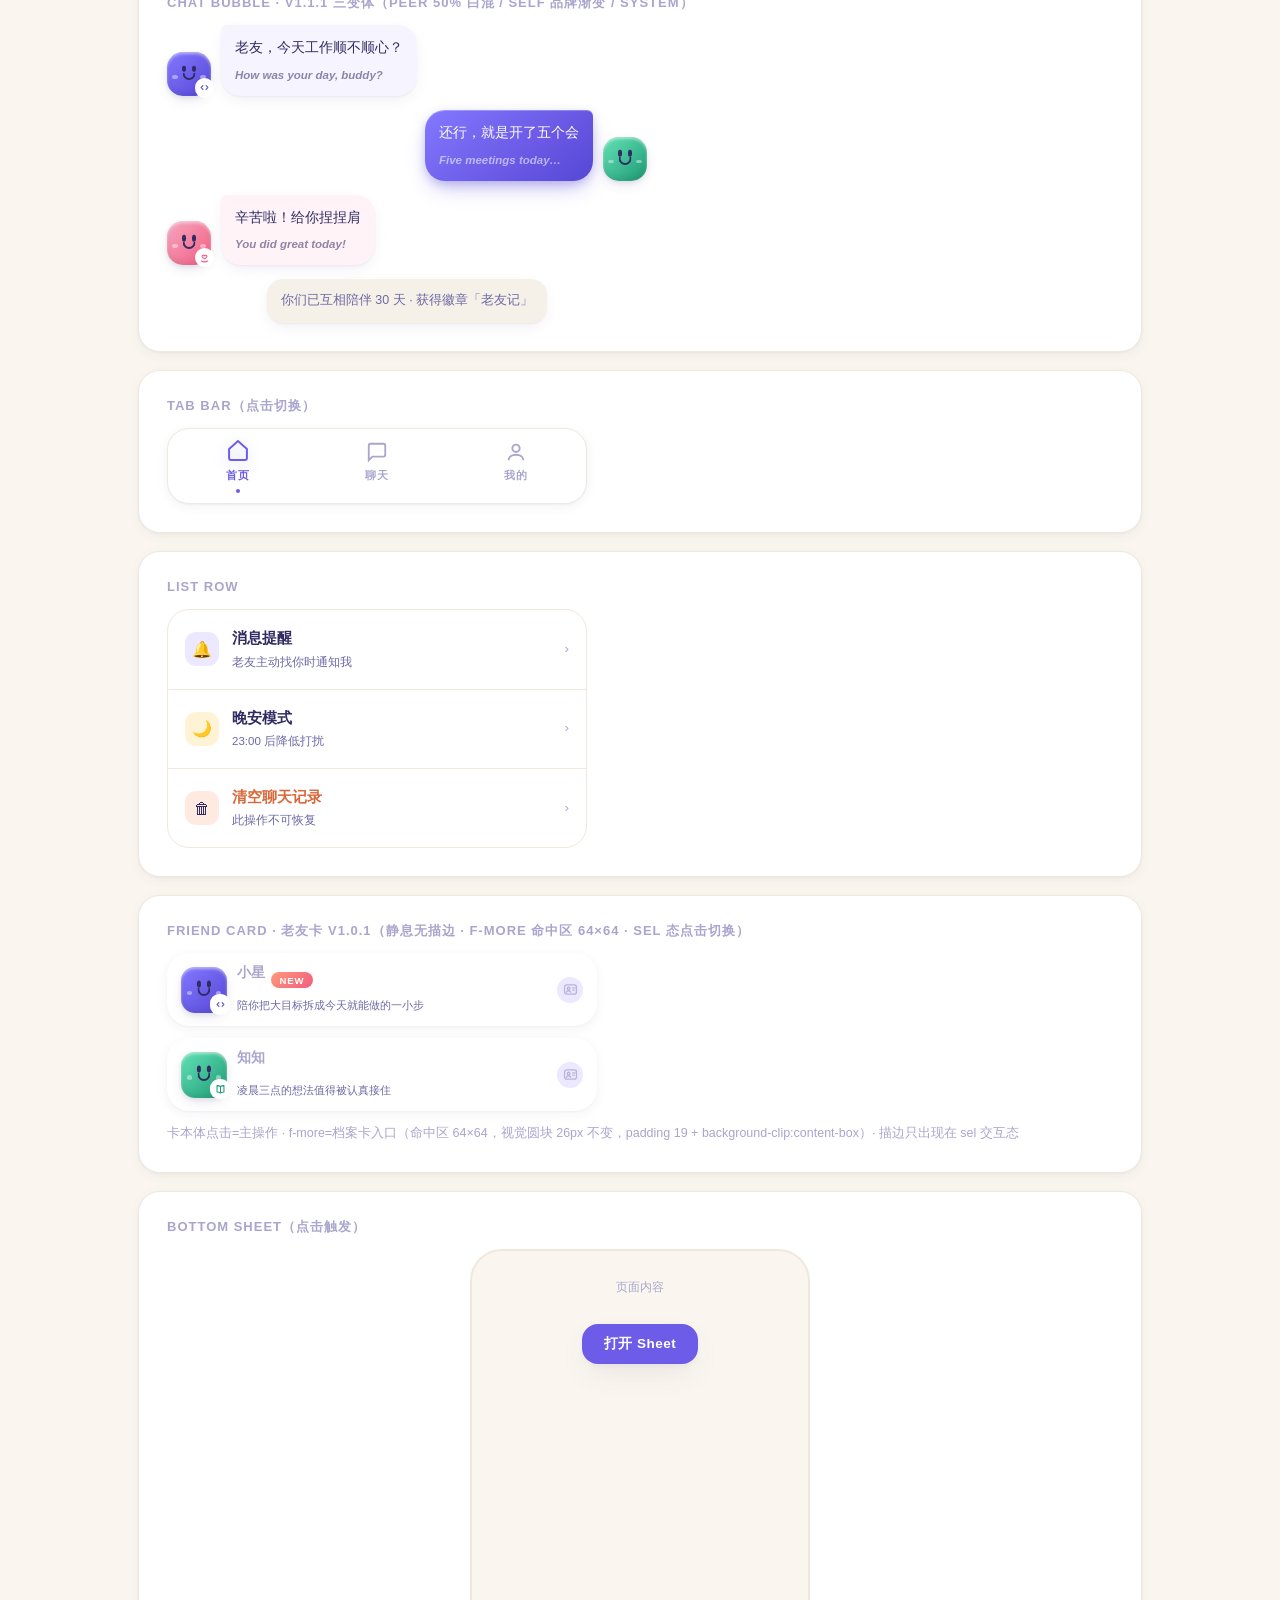
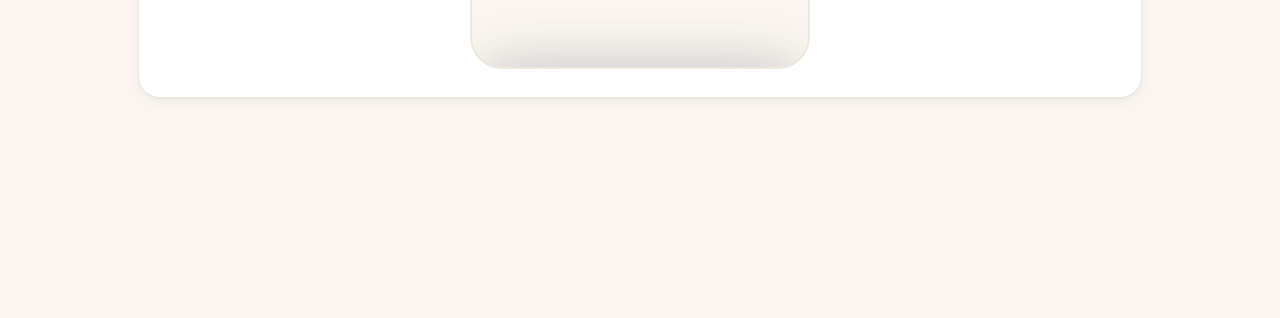
<file: design-system/preview/index.html>
<!DOCTYPE html>
<html lang="zh-CN">
<head>
<meta charset="utf-8">
<meta name="viewport" content="width=device-width,initial-scale=1">
<title>与你老友 · 设计系统管理站 v1.9.0</title>
<!-- 单源真相: 直接引用 token 文件, 改文件刷新即变 -->
<link rel="stylesheet" href="../tokens/tokens.css">
<link rel="stylesheet" href="../tokens/semantic.css">
<style>
/* ======== 管理站自身样式(也用产品 token 渲染·自举验证) ======== */
*{margin:0;box-sizing:border-box}
body{background:var(--bg-base);color:var(--text-default);font:400 var(--type-body)/1.7 var(--font-body);padding-bottom:120px}
.hd{position:sticky;top:0;z-index:50;background:var(--bg-surface);border-bottom:1px solid var(--border-default);padding:14px 28px;display:flex;align-items:center;gap:14px;box-shadow:var(--sh-s)}
.hd h1{font:600 var(--type-title)/1.3 var(--font-display);letter-spacing:.5px}
.ver{font:600 var(--type-caption)/1 var(--font-num);background:var(--bg-brand-soft);color:var(--text-brand);padding:5px 10px;border-radius:var(--r-pill)}
.hd nav{margin-left:auto;display:flex;gap:6px}
.hd nav a{font-size:13px;font-weight:500;color:var(--text-secondary);text-decoration:none;padding:7px 14px;border-radius:var(--r-pill);transition:all var(--dur-base) var(--ease)}
.hd nav a:hover{background:var(--bg-brand-softer);color:var(--text-brand)}
.export{margin-left:8px;border:none;cursor:pointer;font:600 13px var(--font-body);color:var(--text-invert);background:var(--bg-brand);padding:9px 18px;border-radius:var(--r-pill);box-shadow:var(--sh-m);transition:all var(--dur-fast) var(--spring)}
.export:hover{background:var(--bg-brand-hover)}
.export:active{transform:scale(.96)}
.wrap{max-width:1060px;margin:0 auto;padding:36px 28px}
.sec{margin-bottom:64px}
.sec>h2{font:600 var(--type-lead)/1.4 var(--font-display);display:flex;align-items:center;gap:10px;margin-bottom:6px}
.sec>h2::before{content:'';width:8px;height:8px;border-radius:50%;background:var(--bg-brand)}
.sec .desc{font-size:12.5px;color:var(--text-muted);margin-bottom:20px}
/* 色板 */
.fam{margin-bottom:22px}
.fam .fname{font:600 13px/1 var(--font-num);color:var(--text-secondary);margin-bottom:8px;text-transform:uppercase;letter-spacing:1px}
.sw-row{display:flex;gap:8px;flex-wrap:wrap}
.sw{width:96px;cursor:pointer;border-radius:var(--r-s);overflow:hidden;border:1px solid var(--border-hairline);background:var(--bg-surface);box-shadow:var(--sh-s);transition:transform var(--dur-fast) var(--spring)}
.sw:hover{transform:translateY(-3px)}
.sw i{display:block;height:52px;background:var(--c)}
.sw b{display:block;font:600 11px/1.5 var(--font-num);padding:6px 8px 2px;color:var(--text-default)}
.sw span{display:block;font:10.5px/1.4 var(--font-num);color:var(--text-muted);padding:0 8px 6px}
/* 语义 */
.pair-grid{display:grid;grid-template-columns:repeat(auto-fill,minmax(220px,1fr));gap:10px}
.pair{border-radius:var(--r-m);padding:14px 16px;border:1px solid var(--border-hairline)}
.pair b{font-weight:600;font-size:13.5px;display:block}
.pair span{font:11px var(--font-num);opacity:.75}
.role-line{display:flex;align-items:baseline;gap:12px;padding:8px 0;border-bottom:.5px solid var(--border-hairline)}
.role-line code{font:11.5px var(--font-num);color:var(--text-brand);min-width:150px}
/* 渐变资产 */
.gsw-row{display:flex;gap:10px;flex-wrap:wrap}
.gsw{flex:1;min-width:200px;border-radius:var(--r-m);overflow:hidden;border:1px solid var(--border-hairline);background:var(--bg-surface);box-shadow:var(--sh-s);cursor:pointer;transition:transform var(--dur-fast) var(--spring)}
.gsw:hover{transform:translateY(-3px)}
.gsw i{display:block;height:64px;background:var(--g)}
.gsw b{display:block;font:600 11px/1.5 var(--font-num);padding:7px 10px 1px}
.gsw span{display:block;font:10px/1.4 var(--font-num);color:var(--text-muted);padding:0 10px 8px}
/* 间距 */
.sprow{display:flex;align-items:center;gap:12px;padding:5px 0;border-bottom:.5px solid var(--border-hairline)}
.sprow code{font:11.5px var(--font-num);color:var(--text-brand);min-width:80px}
.sprow i{display:block;height:14px;border-radius:3px;background:var(--grad-brand);width:var(--w)}
.sprow span{font:10.5px var(--font-num);color:var(--text-muted)}
/* 动效 */
.mo{display:flex;gap:10px;flex-wrap:wrap}
.mo .mocard{flex:1;min-width:150px;border:1px solid var(--border-hairline);border-radius:var(--r-m);padding:14px;background:var(--bg-surface);overflow:hidden}
.mo .mocard b{font:600 11.5px/1.6 var(--font-num);display:block;margin-bottom:10px}
.mo .ball{width:24px;height:24px;border-radius:50%;background:var(--grad-brand);transition:transform var(--d,.2s) var(--e,ease)}
.mo .mocard:hover .ball{transform:translateX(90px)}
/* 组件区 */
.stage{background:var(--bg-surface);border:1px solid var(--border-default);border-radius:var(--r-l);padding:28px;box-shadow:var(--sh-s);margin-bottom:18px}
.stage h3{font:600 13px/1 var(--font-num);color:var(--text-muted);letter-spacing:1px;text-transform:uppercase;margin-bottom:16px}
.crow{display:flex;gap:12px;flex-wrap:wrap;align-items:center;margin-bottom:12px}
.lbl{font:10.5px var(--font-num);color:var(--text-muted);width:62px;flex-shrink:0}
/* 组件:按钮(真实样式·消费 token) */
.btn{display:inline-flex;align-items:center;justify-content:center;gap:8px;font-weight:600;font-size:13.5px;border:none;cursor:pointer;padding:11px 22px;border-radius:var(--radius-button);transition:transform var(--dur-fast) var(--spring),box-shadow var(--dur-slow) var(--ease),background var(--dur-base);letter-spacing:.5px}
.btn-p{background:var(--bg-brand);color:var(--text-invert);box-shadow:var(--sh-m)}
.btn-p:hover,.st-hover.btn-p{background:var(--bg-brand-hover)}
.btn-p:active,.st-active.btn-p{background:var(--bg-brand-active);transform:scale(.96)}
.btn-s{background:var(--bg-brand-soft);color:var(--text-brand)}
.btn-s:hover,.st-hover.btn-s{background:var(--bg-brand-softer)}
.btn-s:active,.st-active.btn-s{transform:scale(.96)}
.btn-d{background:var(--status-error);color:var(--text-invert)}
.btn-p.st-focus,.btn-s.st-focus{box-shadow:var(--ring-focus)}
.st-disabled{opacity:var(--state-disabled-opacity);pointer-events:none}
.st-loading{opacity:.7;cursor:wait;pointer-events:none}
.st-loading::before{content:'';width:12px;height:12px;border:2px solid currentColor;border-top-color:transparent;border-radius:50%;animation:sp 1s linear infinite}
@keyframes sp{to{transform:rotate(360deg)}}
.icbtn{width:42px;height:42px;border:none;border-radius:15px;background:var(--bg-surface);box-shadow:var(--sh-s),inset 0 0 0 1px var(--hairline);display:inline-flex;align-items:center;justify-content:center;cursor:pointer;position:relative;color:var(--icon-default);transition:transform var(--dur-fast) var(--spring)}
.icbtn:active{transform:scale(.9)}
.icbtn .dot{position:absolute;top:9px;right:9px;width:8px;height:8px;border-radius:50%;background:var(--status-error);border:2px solid #fff}
/* chip */
.chip{display:inline-flex;align-items:center;gap:6px;padding:8px 15px;border-radius:var(--r-pill);background:var(--bg-surface);border:1px solid var(--border-hairline);font-size:13px;font-weight:500;color:var(--text-secondary);cursor:pointer;box-shadow:var(--sh-s);transition:all var(--dur-base) var(--ease)}
.chip.on{background:var(--grad-brand);border-color:transparent;color:var(--text-invert);box-shadow:inset 0 1px 0 rgba(255,255,255,.25),0 5px 14px -3px rgba(108,92,231,.5)}
.chip:active{transform:scale(.94)}
/* tab-bar */
.tbar{display:flex;background:var(--bg-surface);border:1px solid var(--border-default);border-radius:var(--r-l);overflow:hidden;box-shadow:var(--sh-s);max-width:420px}
.tab{flex:1;display:flex;flex-direction:column;align-items:center;gap:4px;padding:12px 0 10px;color:var(--icon-muted);cursor:pointer;transition:color var(--dur-base);font-size:10.5px;font-weight:600;letter-spacing:1px}
.tab svg{width:22px;height:22px;transition:transform var(--dur-base) var(--spring)}
.tab.on{color:var(--icon-brand)}
.tab.on svg{transform:translateY(-2px) scale(1.08);filter:drop-shadow(0 3px 6px rgba(108,92,231,.35))}
.t-dot{width:4px;height:4px;border-radius:50%}
.tab.on .t-dot{background:var(--icon-brand)}
/* list-row */
.rows{background:var(--bg-surface);border:1px solid var(--border-default);border-radius:var(--r-l);overflow:hidden;max-width:420px}
.set-row{display:flex;align-items:center;gap:13px;padding:15px 17px;border-bottom:.5px solid var(--border-default);cursor:pointer;transition:background var(--dur-fast)}
.set-row:last-child{border-bottom:none}
.set-row:active{background:var(--bg-brand-softer)}
.set-ic{width:34px;height:34px;border-radius:11px;display:flex;align-items:center;justify-content:center;font-size:16px;flex-shrink:0}
.set-row .t{flex:1}
.set-row .t b{font-size:15px;font-weight:600;display:block}
.set-row .t span{font-size:11.5px;color:var(--text-secondary)}
.set-row .arr{color:var(--icon-muted)}
/* 聊天气泡(v1.1.1 同产品: peer 50% 白混无描边 / self 品牌渐变+--shadow-brand / system) */
.chatdemo{max-width:480px;display:flex;flex-direction:column;gap:14px}
.brow{display:flex;gap:10px;align-items:flex-end}
.brow.self{flex-direction:row-reverse}
.bub{background:color-mix(in srgb,var(--tint,var(--bg-surface)) 50%,var(--surface));border-radius:6px 20px 20px 20px;padding:11px 14px;font-size:13.5px;line-height:1.75;max-width:75%;box-shadow:0 1px 2px rgba(48,44,99,.05),0 5px 16px -4px rgba(48,44,99,.10);color:var(--ink)}
.bub.self{background:var(--grad-brand);color:var(--text-invert);border-radius:20px 6px 20px 20px;box-shadow:inset 0 1px 0 rgba(255,255,255,.25),var(--shadow-brand)}
.brow.self .bub{border-radius:20px 6px 20px 20px}
.bub .en{display:block;font-family:var(--font-num);font-size:11.5px;font-weight:600;opacity:.55;margin-top:5px;font-style:italic}
.bub.sys{border-radius:var(--r-m);background:var(--bg-surface-2);color:var(--text-secondary);font-size:12.5px;max-width:100%;align-self:center}
/* avatar(签名组件 v1.1.0 同产品: 4段阴影+眼距--eg+腮红+FIELD_ICON v2角标) */
.ava{position:relative;flex-shrink:0;width:44px;height:44px;border-radius:36%;background:linear-gradient(135deg,var(--c1),var(--c2));box-shadow:inset 0 -3px 6px rgba(0,0,0,.08),inset 0 2px 3px rgba(255,255,255,.5),0 2px 4px rgba(48,44,99,.08),0 5px 14px -3px rgba(48,44,99,.14)}
.ava::before{content:'';position:absolute;left:50%;top:38%;width:9%;height:15%;border-radius:50%;background:var(--ink);transform:translate(calc(-50% - var(--eg,10px)/2),-50%);box-shadow:var(--eg,10px) 0 0 var(--ink)}
.ava::after{content:'';position:absolute;left:50%;top:47%;width:20%;height:12%;border:2.2px solid var(--ink);border-top:none;border-radius:0 0 60px 60px;transform:translateX(-50%)}
.ava .blush{position:absolute;top:52%;width:13%;height:9%;border-radius:50%;background:rgba(255,255,255,.42)}
.ava .blush.l{left:12%}.ava .blush.r{right:12%}
.ava .badge{position:absolute;right:-7%;bottom:-4%;width:44%;height:44%;border-radius:50%;background:var(--surface);display:flex;align-items:center;justify-content:center;line-height:1} /* 扁平白底, 无投影 */
/* friend-card(老友卡 v1.0.1 同产品: 静息无描边 + f-more 64×64 命中区 + sel 态) */
.fcard-wrap{max-width:430px;display:flex;flex-direction:column;gap:12px}
.f-card{position:relative;background:var(--bg-surface);border-radius:var(--r-l);border:1.5px solid transparent;box-shadow:var(--sh-s);text-align:left;cursor:pointer;transition:transform var(--dur-fast) var(--spring),border-color var(--dur-base),box-shadow var(--dur-slow) var(--ease)}
.f-card:active{transform:scale(.94)}
.f-card.hor{display:flex;align-items:center;gap:10px;padding:11px 13px}
.f-card.hor .ava{width:46px;height:46px;border-radius:14px}
.f-card.hor .ava .badge{border-radius:9px}
.f-card .fi{flex:1;min-width:0}
.f-card .nm{display:flex;align-items:center;gap:6px;min-width:0}
.f-card h3{font-size:14px;font-weight:700;letter-spacing:.2px;white-space:nowrap;overflow:hidden;text-overflow:ellipsis}
.f-card p{font-size:10.5px;color:var(--ink-2);margin-top:3px;line-height:1.5;display:-webkit-box;-webkit-line-clamp:2;line-clamp:2;-webkit-box-orient:vertical;overflow:hidden}
.f-card .new-tag{flex-shrink:0;font-size:9.5px;font-weight:700;color:var(--text-invert);background:linear-gradient(140deg,var(--coral-light),var(--pink-deep));padding:2.5px 8px;border-radius:var(--r-pill);letter-spacing:1px}
.f-card.sel{border-color:var(--primary);box-shadow:0 0 0 3px var(--primary-soft),var(--sh-m),inset 0 0 0 1px var(--hairline)}
.f-card .tick{position:absolute;top:10px;right:10px;width:22px;height:22px;border-radius:50%;background:var(--grad-brand);color:var(--text-invert);display:none;align-items:center;justify-content:center;box-shadow:0 2px 6px rgba(108,92,231,.4)}
.f-card.sel .tick{display:flex}
.f-more{flex-shrink:0;width:64px;height:64px;border-radius:50%;display:flex;align-items:center;justify-content:center;color:var(--icon-faint);background:var(--bg-brand-soft);cursor:pointer;padding:19px;margin:-19px;background-clip:content-box;box-sizing:border-box;transition:transform var(--dur-fast) var(--ease)}
.f-more:active{transform:scale(.86)}
/* 字阶/圆角/阴影样例 */
.typerow{display:flex;align-items:baseline;gap:14px;padding:7px 0;border-bottom:.5px solid var(--border-hairline)}
.typerow code{font:11px var(--font-num);color:var(--text-brand);min-width:130px}
.typerow span{color:var(--text-muted);font-size:11px;margin-left:auto}
.rdemo{display:flex;gap:14px;flex-wrap:wrap}
.rdemo .rd{width:88px;text-align:center;font:10.5px var(--font-num);color:var(--text-muted)}
.rdemo .rd i{display:block;height:56px;background:var(--bg-brand-soft);border:2px solid var(--border-brand);margin-bottom:6px}
.shdemo{display:flex;gap:16px;flex-wrap:wrap}
.shdemo .sd{width:120px;height:64px;background:var(--bg-surface);border-radius:var(--r-m);display:flex;align-items:center;justify-content:center;font:11px var(--font-num);color:var(--text-muted)}
/* 编辑器 */
.editor{position:fixed;right:24px;bottom:24px;width:300px;background:var(--bg-surface);border-radius:var(--r-l);box-shadow:var(--sh-l);border:1px solid var(--border-default);z-index:60;overflow:hidden;transition:transform var(--dur-slow) var(--ease)}
.editor.min{transform:translateY(calc(100% - 44px))}
.ed-hd{padding:12px 16px;font:600 13px/1 var(--font-body);background:var(--bg-brand);color:var(--text-invert);cursor:pointer;display:flex;justify-content:space-between}
.ed-bd{padding:14px 16px;max-height:52vh;overflow-y:auto}
.ed-row{display:flex;align-items:center;gap:8px;margin-bottom:9px}
.ed-row label{flex:1;font:11.5px var(--font-num);color:var(--text-secondary)}
.ed-row input[type=color]{width:34px;height:26px;border:1px solid var(--border-default);border-radius:6px;background:none;cursor:pointer;padding:0}
.ed-row input[type=text]{width:76px;font:11px var(--font-num);padding:5px 7px;border:1px solid var(--border-default);border-radius:6px;background:var(--bg-surface-2);color:var(--text-default)}
.ed-log{font:10.5px var(--font-num);color:var(--text-muted);border-top:1px dashed var(--border-default);padding-top:8px;margin-top:4px;min-height:20px}
/* sheet 演示 */
.demo-phone{position:relative;width:340px;height:420px;background:var(--bg-base);border:2px solid var(--border-default);border-radius:32px;overflow:hidden;margin:0 auto}
.demo-sheet{position:absolute;left:0;right:0;bottom:0;background:var(--bg-base);border-radius:36px 36px 0 0;transform:translateY(105%);transition:transform .44s var(--ease);box-shadow:0 -18px 56px -8px rgba(36,31,68,.28);padding:10px 20px 24px;z-index:5}
.demo-sheet.on{transform:translateY(0)}
.demo-sheet .grab{width:42px;height:5px;border-radius:5px;background:var(--ink-3);opacity:.35;margin:4px auto 14px}
.demo-mask{position:absolute;inset:0;background:rgba(30,25,64,.32);opacity:0;pointer-events:none;transition:opacity var(--dur-slow);z-index:4}
.demo-mask.on{opacity:1;pointer-events:auto}
@media(prefers-reduced-motion:reduce){*{animation:none!important;transition:none!important}}
</style>
</head>
<body>
<header class="hd">
  <h1>与你老友 · 设计系统管理站</h1>
  <span class="ver">v1.9.0</span>
  <nav>
    <a href="#color">色彩</a><a href="#grad">渐变</a><a href="#semantic">语义</a><a href="#type">字阶</a><a href="#space">间距</a><a href="#comp">组件</a>
  </nav>
  <button class="export" onclick="exportChanges()">导出变更</button>
</header>
<div class="wrap">

<section class="sec" id="color">
  <h2>Primitive 色阶</h2>
  <p class="desc">44 个色位 · 点击色板复制 var() 引用 · 数据来自 tokens.css（改文件刷新即变）</p>
  <div id="fams"></div>
</section>

<section class="sec" id="grad">
  <h2>渐变资产</h2>
  <p class="desc">4 条复合 token（stop 全为色阶引用）· v1.8.0 收编 progress / nu 两条 · 点击复制 var() 引用</p>
  <div class="gsw-row" id="grads"></div>
</section>

<section class="sec" id="semantic">
  <h2>语义角色</h2>
  <p class="desc">44 个角色 · 状态色字/底成对 · 一色一义</p>
  <div class="pair-grid" id="pairs"></div>
  <div style="height:18px"></div>
  <div class="stage"><h3>文字层级</h3>
    <div class="role-line"><code>--text-default</code><span style="color:var(--text-default);font-size:13.5px">主要文字 · 老友，今天想聊聊吗</span></div>
    <div class="role-line"><code>--text-secondary</code><span style="color:var(--text-secondary);font-size:13.5px">次要文字 · 昨天 21:43</span></div>
    <div class="role-line"><code>--text-muted</code><span style="color:var(--text-muted);font-size:13.5px">弱化文字 · 对方正在输入…</span></div>
    <div class="role-line"><code>--text-brand</code><span style="color:var(--text-brand);font-size:13.5px">品牌文字 · 查看全部老友</span></div>
  </div>
  <div class="stage"><h3>表面叠放 base → surface → surface-2</h3>
    <div style="background:var(--bg-base);padding:18px;border-radius:var(--r-m)">
      <div style="background:var(--bg-surface);padding:16px;border-radius:var(--r-m);box-shadow:var(--sh-s)">
        <div style="background:var(--bg-surface-2);padding:14px;border-radius:var(--r-s);font-size:12.5px;color:var(--text-secondary)">输入区 / 次级面板</div>
      </div>
    </div>
  </div>
</section>

<section class="sec" id="type">
  <h2>字阶 · 圆角 · 阴影 · 动效</h2>
  <p class="desc">字阶角色引用刻度，AI 写样式说角色不说像素</p>
  <div class="stage"><h3>字阶 type-*</h3><div id="types"></div></div>
  <div class="stage"><h3>圆角</h3><div class="rdemo" id="radii"></div></div>
  <div class="stage"><h3>阴影</h3><div class="shdemo">
    <div class="sd" style="box-shadow:var(--sh-s)">--sh-s</div>
    <div class="sd" style="box-shadow:var(--sh-m)">--sh-m</div>
    <div class="sd" style="box-shadow:var(--sh-l)">--sh-l</div>
    <div class="sd" style="box-shadow:var(--sh-inset)">--sh-inset</div>
    <div class="sd" style="box-shadow:var(--shadow-brand);background:var(--grad-brand);color:var(--text-invert)">--shadow-brand</div>
  </div></div>
  <div class="stage"><h3>动效 · hover 演示（时长 × 曲线）</h3><div class="mo" id="motions"></div></div>
</section>

<section class="sec" id="space">
  <h2>间距 · 布局</h2>
  <p class="desc">4pt 基准 8 档 · 布局尺寸 1 词 · 待迁移期对页校验</p>
  <div class="stage"><h3>间距 sp-*</h3><div id="sps"></div></div>
  <div class="stage"><h3>布局尺寸</h3>
    <div class="sprow"><code>--nav-h</code><i style="--w:76px"></i><span>76px · 官网固定导航高（v1.5.1 补收）</span></div>
  </div>
</section>

<section class="sec" id="comp">
  <h2>组件画廊</h2>
  <p class="desc">活组件：可直接 hover/点击 · 矩阵列为强制定格态 · 规格见 components/*.json</p>

  <div class="stage"><h3>Button · 六态矩阵</h3>
    <div class="crow"><span class="lbl">primary</span>
      <button class="btn btn-p">默认</button>
      <button class="btn btn-p st-hover">hover</button>
      <button class="btn btn-p st-active">active</button>
      <button class="btn btn-p st-focus">focus</button>
      <button class="btn btn-p st-disabled">禁用</button>
      <button class="btn btn-p st-loading">加载中</button>
    </div>
    <div class="crow"><span class="lbl">soft</span>
      <button class="btn btn-s">默认</button>
      <button class="btn btn-s st-hover">hover</button>
      <button class="btn btn-s st-active">active</button>
      <button class="btn btn-s st-disabled">禁用</button>
    </div>
    <div class="crow"><span class="lbl">danger</span>
      <button class="btn btn-d">删除老友</button>
      <span class="lbl" style="width:auto">icon</span>
      <button class="icbtn">✦<i class="dot"></i></button>
      <button class="icbtn">♥</button>
    </div>
  </div>

  <div class="stage"><h3>Chip（点击切换选中）</h3>
    <div class="crow">
      <button class="chip" onclick="this.classList.toggle('on')">全部老友</button>
      <button class="chip on" onclick="this.classList.toggle('on')">陪你学英语</button>
      <button class="chip" onclick="this.classList.toggle('on')">深夜树洞</button>
      <button class="chip" onclick="this.classList.toggle('on')">决策参谋</button>
    </div>
  </div>

  <div class="stage"><h3>Avatar · 签名组件（FIELD_ICON v2 领域角标 · avaHTML 唯一口）</h3>
    <div class="crow" id="ava-gallery"></div>
    <p class="desc" style="margin:10px 0 0">badge 圆块=头像 44% · 领域 SVG=圆块 72%（44px 头像→11px）· 角标由 avaHTML 自动注入，调用点禁止手传 · 改特征图形只改产品 FIELD_ICON 一处全端生效</p>
  </div>

  <div class="stage"><h3>Chat Bubble · v1.1.1 三变体（peer 50% 白混 / self 品牌渐变 / system）</h3>
    <div class="chatdemo">
      <div class="brow">
        <div class="ava" style="--c1:#8478FF;--c2:#5647D6"><i class="blush l"></i><i class="blush r"></i><i class="badge"><svg width="11" height="11" viewBox="0 0 24 24" fill="none" stroke="#4B42C6" stroke-width="2.3" stroke-linecap="round" stroke-linejoin="round"><path d="M8.5 8L4.5 12l4 4M15.5 8l4 4-4 4"/></svg></i></div>
        <div class="bub" style="--tint:var(--primary-soft)">老友，今天工作顺不顺心？<span class="en">How was your day, buddy?</span></div>
      </div>
      <div class="brow self">
        <div class="ava" style="--c1:#63E2B6;--c2:#1E9A74"><i class="blush l"></i><i class="blush r"></i></div>
        <div class="bub self">还行，就是开了五个会<span class="en">Five meetings today…</span></div>
      </div>
      <div class="brow">
        <div class="ava" style="--c1:#F5A8C0;--c2:#F25C82"><i class="blush l"></i><i class="blush r"></i><i class="badge"><svg width="11" height="11" viewBox="0 0 24 24" fill="none" stroke="#F25C82" stroke-width="2.3" stroke-linecap="round" stroke-linejoin="round"><path d="M12 8.5C10.8 6.7 8 6.6 7 8.4c-.8 1.5 0 3 1.5 4.2L12 15l3.5-2.4c1.5-1.2 2.3-2.7 1.5-4.2-1-1.8-3.8-1.7-5 0z"/><path d="M5 19.5c2 1.3 4.5 2 7 2s5-.7 7-2"/></svg></i></div>
        <div class="bub" style="--tint:var(--pink-soft)">辛苦啦！给你捏捏肩<span class="en">You did great today!</span></div>
      </div>
      <div class="bub sys">你们已互相陪伴 30 天 · 获得徽章「老友记」</div>
    </div>
  </div>

  <div class="stage"><h3>Tab Bar（点击切换）</h3>
    <div class="tbar" id="tbar">
      <div class="tab on"><svg viewBox="0 0 24 24" fill="none" stroke="currentColor" stroke-width="2"><path d="M3 11l9-8 9 8v9a2 2 0 01-2 2H5a2 2 0 01-2-2z"/></svg>首页<i class="t-dot"></i></div>
      <div class="tab"><svg viewBox="0 0 24 24" fill="none" stroke="currentColor" stroke-width="2"><path d="M21 15a2 2 0 01-2 2H7l-4 4V5a2 2 0 012-2h14a2 2 0 012 2z"/></svg>聊天<i class="t-dot"></i></div>
      <div class="tab"><svg viewBox="0 0 24 24" fill="none" stroke="currentColor" stroke-width="2"><circle cx="12" cy="8" r="4"/><path d="M4 21c0-4 4-6 8-6s8 2 8 6"/></svg>我的<i class="t-dot"></i></div>
    </div>
  </div>

  <div class="stage"><h3>List Row</h3>
    <div class="rows">
      <div class="set-row"><span class="set-ic" style="background:var(--bg-brand-soft)">🔔</span><div class="t"><b>消息提醒</b><span>老友主动找你时通知我</span></div><span class="arr">›</span></div>
      <div class="set-row"><span class="set-ic" style="background:var(--sun-soft)">🌙</span><div class="t"><b>晚安模式</b><span>23:00 后降低打扰</span></div><span class="arr">›</span></div>
      <div class="set-row"><span class="set-ic" style="background:var(--status-error-surface)">🗑</span><div class="t"><b style="color:var(--status-error)">清空聊天记录</b><span>此操作不可恢复</span></div><span class="arr">›</span></div>
    </div>
  </div>

  <div class="stage"><h3>Friend Card · 老友卡 v1.0.1（静息无描边 · f-more 命中区 64×64 · sel 态点击切换）</h3>
    <div class="fcard-wrap">
      <button class="f-card hor" onclick="this.classList.toggle('sel')">
        <span class="ava" style="--c1:#8478FF;--c2:#5647D6"><i class="blush l"></i><i class="blush r"></i><i class="badge"><svg width="11" height="11" viewBox="0 0 24 24" fill="none" stroke="#4B42C6" stroke-width="2.3" stroke-linecap="round" stroke-linejoin="round"><path d="M8.5 8L4.5 12l4 4M15.5 8l4 4-4 4"/></svg></i></span>
        <span class="fi"><span class="nm"><h3>小星</h3><span class="new-tag">NEW</span></span><p>陪你把大目标拆成今天就能做的一小步</p></span>
        <span class="f-more" title="查看资料" onclick="event.stopPropagation()"><svg width="15" height="15" viewBox="0 0 24 24" fill="none" stroke="currentColor" stroke-width="2.1" stroke-linecap="round" stroke-linejoin="round"><rect x="2.5" y="4.5" width="19" height="15" rx="3.5"/><circle cx="9" cy="10.5" r="2.1"/><path d="M5.6 16.4c.6-1.6 1.9-2.4 3.4-2.4s2.8.8 3.4 2.4M15.5 9.5h3.8M15.5 13h2.6"/></svg></span>
      </button>
      <button class="f-card hor" onclick="this.classList.toggle('sel')">
        <span class="ava" style="--c1:#63E2B6;--c2:#1E9A74"><i class="blush l"></i><i class="blush r"></i><i class="badge"><svg width="11" height="11" viewBox="0 0 24 24" fill="none" stroke="#1E9A74" stroke-width="2.3" stroke-linecap="round" stroke-linejoin="round"><path d="M12 5.5C10 4 7.5 3.5 4.5 3.5v14c3 0 5.5.5 7.5 2 2-1.5 4.5-2 7.5-2v-14c-3 0-5.5.5-7.5 2zM12 5.5v14"/></svg></i></span>
        <span class="fi"><span class="nm"><h3>知知</h3></span><p>凌晨三点的想法值得被认真接住</p></span>
        <i class="tick"><svg width="12" height="12" viewBox="0 0 24 24" fill="none" stroke="currentColor" stroke-width="3" stroke-linecap="round" stroke-linejoin="round"><path d="M5 13l4 4L19 7"/></svg></i>
        <span class="f-more" title="查看资料" onclick="event.stopPropagation()"><svg width="15" height="15" viewBox="0 0 24 24" fill="none" stroke="currentColor" stroke-width="2.1" stroke-linecap="round" stroke-linejoin="round"><rect x="2.5" y="4.5" width="19" height="15" rx="3.5"/><circle cx="9" cy="10.5" r="2.1"/><path d="M5.6 16.4c.6-1.6 1.9-2.4 3.4-2.4s2.8.8 3.4 2.4M15.5 9.5h3.8M15.5 13h2.6"/></svg></span>
      </button>
    </div>
    <p class="desc" style="margin:12px 0 0">卡本体点击=主操作 · f-more=档案卡入口（命中区 64×64，视觉圆块 26px 不变，padding 19 + background-clip:content-box）· 描边只出现在 sel 交互态</p>
  </div>

  <div class="stage"><h3>Bottom Sheet（点击触发）</h3>
    <div class="demo-phone">
      <div style="padding:26px;text-align:center;color:var(--text-muted);font-size:12px">页面内容</div>
      <div style="text-align:center"><button class="btn btn-p" onclick="sheet(true)">打开 Sheet</button></div>
      <div class="demo-mask" id="mask" onclick="sheet(false)"></div>
      <div class="demo-sheet" id="dsheet">
        <div class="grab"></div>
        <b style="font-size:15px">选择一位老友</b>
        <div class="rows" style="border:none;margin-top:10px">
          <div class="set-row"><div class="ava" style="--c1:#FFD98F;--c2:#F0B24C;width:34px;height:34px"></div><div class="t"><b>小太阳</b><span>元气担当</span></div></div>
          <div class="set-row"><div class="ava" style="--c1:#7CC8F5;--c2:#2E86C8;width:34px;height:34px"></div><div class="t"><b>深蓝</b><span>理性参谋</span></div></div>
        </div>
      </div>
    </div>
  </div>
</section>
</div>

<aside class="editor" id="editor">
  <div class="ed-hd" onclick="document.getElementById('editor').classList.toggle('min')"><span>Token 实时编辑器</span><span>▾</span></div>
  <div class="ed-bd">
    <div id="edrows"></div>
    <div class="ed-log" id="edlog">修改即时生效 · 点「导出变更」生成 change-request JSON</div>
  </div>
</aside>

<script>
const $=s=>document.querySelector(s),cs=getComputedStyle(document.documentElement);
const FAMS={
 primary:['--primary-softer','--primary-soft','--primary-200','--primary-300','--primary-violet','--primary','--primary-600','--primary-deep','--primary-800'],
 ink:['--ink-night','--ink-deep','--ink','--ink-2','--ink-3','--ink-4','--ink-frame'],
 coral:['--coral-soft','--coral-light','--coral','--coral-deep'],
 mint:['--mint-soft','--mint-light','--mint','--mint-deep'],
 pink:['--pink-soft','--pink-light','--pink','--pink-bright','--pink-deep'],
 sky:['--sky-soft','--sky-light','--sky','--sky-deep'],
 sun:['--sun-soft','--sun-softer','--sun-light','--sun','--sun-deep','--sun-dark'],
 surface:['--bg','--surface','--surface-2','--line','--hairline']
};
$('#fams').innerHTML=Object.entries(FAMS).map(([f,vs])=>`
 <div class="fam"><div class="fname">${f}</div><div class="sw-row">${vs.map(v=>{
   const val=cs.getPropertyValue(v).trim();
   return `<div class="sw" style="--c:var(${v})" onclick="copy('var(${v})',this)" title="点击复制 var(${v})"><i></i><b>${v.replace('--','')}</b><span>${val}</span></div>`}).join('')}
 </div></div>`).join('');
const PAIRS=[
 ['status-success','status-success-surface','成功 · 已完成'],
 ['status-warning','status-warning-surface','警告 · 待处理'],
 ['status-error','status-error-surface','错误 · 危险操作'],
 ['status-info','status-info-surface','信息 · 链接提示'],
 ['accent-affection','accent-affection-soft','情感 · 喜欢/亲密']];
$('#pairs').innerHTML=PAIRS.map(([t,b,n])=>`
 <div class="pair" style="background:var(--${b})"><b style="color:var(--${t})">${n}</b><span style="color:var(--${t})">--${t} / --${b}</span></div>`).join('');
const TYPES=[['--type-display',22],['--type-title',19],['--type-lead',15],['--type-body',13.5],['--type-body-s',12.5],['--type-caption',11.5],['--type-micro',10.5]];
$('#types').innerHTML=TYPES.map(([v,s])=>`
 <div class="typerow"><code>${v}</code><b style="font-size:${s}px;font-family:var(${s>=19?'--font-display':'--font-body'});font-weight:${s>=15?600:400}">老友相伴，岁月不孤单 ${s}px</b><span>${s}px</span></div>`).join('');
const RADII=[['--r-xs'],['--r-s'],['--r-m'],['--r-l'],['--r-xl'],['--r-2xl'],['--r-pill'],['--r-circle']];
$('#radii').innerHTML=RADII.map(([v])=>{
 const val=cs.getPropertyValue(v).trim();
 return `<div class="rd"><i style="border-radius:var(${v})"></i>${v.replace('--','')}<br>${val}</div>`}).join('');
/* 渐变资产 */
const GRADS=[['--grad-primary','品牌主渐变 · 官网 CTA/hero 大按钮（v1.5.1 补收）'],['--grad-progress','进度条 shimmer · index/website 2 处复用（v1.8.0）'],['--grad-nu','website nu-m 卡装饰渐变（v1.8.0）'],['--grad-brand','语义层品牌渐变 · 按钮/徽标']];
$('#grads').innerHTML=GRADS.map(([v,d])=>`
 <div class="gsw" style="--g:var(${v})" onclick="copy('var(${v})',this)" title="点击复制 var(${v})"><i></i><b>${v.replace('--','')}</b><span>${d}</span></div>`).join('');
/* 间距 */
const SPS=['--sp-1','--sp-2','--sp-3','--sp-4','--sp-5','--sp-6','--sp-8','--sp-10'];
$('#sps').innerHTML=SPS.map(v=>{
 const val=cs.getPropertyValue(v).trim();
 return `<div class="sprow"><code>${v}</code><i style="--w:${val}"></i><span>${val}</span></div>`}).join('');
/* 动效演示: 时长 × 曲线矩阵 */
const MOTIONS=[['--dur-fast','--ease'],['--dur-base','--ease'],['--dur-slow','--ease'],['--dur-lazy','--ease'],['--dur-base','--spring'],['--dur-slow','--spring']];
$('#motions').innerHTML=MOTIONS.map(([d,e])=>`
 <div class="mocard" style="--d:var(${d});--e:var(${e})"><b>${d.replace('--','')} × ${e.replace('--','')}</b><div class="ball"></div></div>`).join('');
/* avatar 画廊: FIELD_ICON v2 七领域(图形 path 与产品同源, stroke=c.deep) */
const FIELD_ICON={
 '科技':'<path d="M8.5 8L4.5 12l4 4M15.5 8l4 4-4 4"/>',
 '商业':'<path d="M4 20h16M7 16v-4M12 16V8M17 16V6"/>',
 '智慧':'<path d="M12 5.5C10 4 7.5 3.5 4.5 3.5v14c3 0 5.5.5 7.5 2 2-1.5 4.5-2 7.5-2v-14c-3 0-5.5.5-7.5 2zM12 5.5v14"/>',
 '创作':'<path d="M12 3l1.9 5.1L19 10l-5.1 1.9L12 17l-1.9-5.1L5 10l5.1-1.9zM18.5 16l.7 1.8 1.8.7-1.8.7-.7 1.8-.7-1.8-1.8-.7 1.8-.7z"/>',
 '生涯':'<path d="M4 20h4v-4h4v-4h4V8h4"/>',
 '情感':'<path d="M12 8.5C10.8 6.7 8 6.6 7 8.4c-.8 1.5 0 3 1.5 4.2L12 15l3.5-2.4c1.5-1.2 2.3-2.7 1.5-4.2-1-1.8-3.8-1.7-5 0z"/><path d="M5 19.5c2 1.3 4.5 2 7 2s5-.7 7-2"/>',
 '真友':'<circle cx="8" cy="8.5" r="3.2"/><path d="M2.8 19.5a5.5 5.5 0 0110.4 0"/><path d="M15.5 8.5l2 2 3.5-3.5"/>'
};
const FAVA=[
 ['科技','#8478FF','#5647D6','#4B42C6'],['商业','#7CC8F5','#2E86C8','#2E86C8'],['智慧','#63E2B6','#1E9A74','#1E9A74'],
 ['创作','#F5A8C0','#F25C82','#F25C82'],['生涯','#FFD98F','#F0B24C','#F0B24C'],['情感','#FF9A76','#FA7550','#D9683A'],['真友','#8478FF','#5647D6','#6C5CE7']];
$('#ava-gallery').innerHTML=FAVA.map(([n,c1,c2,deep])=>`
 <div style="display:flex;flex-direction:column;align-items:center;gap:7px">
  <span class="ava" style="--c1:${c1};--c2:${c2}"><i class="blush l"></i><i class="blush r"></i><i class="badge"><svg width="11" height="11" viewBox="0 0 24 24" fill="none" stroke="${deep}" stroke-width="2.3" stroke-linecap="round" stroke-linejoin="round">${FIELD_ICON[n]}</svg></i></span>
  <span style="font:10.5px var(--font-num);color:var(--text-muted)">${n}</span>
 </div>`).join('');
/* tab 交互 */
document.querySelectorAll('#tbar .tab').forEach(t=>t.onclick=()=>{
 document.querySelectorAll('#tbar .tab').forEach(x=>x.classList.remove('on'));t.classList.add('on')});
/* sheet 交互 */
function sheet(on){$('#dsheet').classList.toggle('on',on);$('#mask').classList.toggle('on',on)}
/* 复制 */
function copy(txt,el){navigator.clipboard?.writeText(txt);const b=el.querySelector('b'),o=b.textContent;b.textContent='已复制!';setTimeout(()=>b.textContent=o,700)}
/* 编辑器：消费索引 + change-request 导出 */
(async function initEditor(){
 const EDITABLE=['--primary','--primary-deep','--ink','--bg','--coral','--mint','--pink','--sky','--sun','--r-m','--r-l'];
 const changed={},originals={};
 let tidx=null;
 try{
  const r=await fetch('../token-index.json');
  if(r.ok){const j=await r.json();if(j&&j.tokens)tidx=j;}
 }catch(e){}
 const consumerNote=v=>{
  if(!tidx)return '未知';
  const e=tidx.tokens[v];
  return e?e.count+'处':'0处';
 };
 $('#edrows').innerHTML=EDITABLE.map(v=>{
  const val=cs.getPropertyValue(v).trim();originals[v]=val;
  const isColor=/^#|^rgba/.test(val);
  return `<div class="ed-row"><label>${v} <span style="opacity:.55">· ${consumerNote(v)}引用</span></label>${isColor?`<input type="color" data-v="${v}" value="${val.length===7?val:'#6C5CE7'}">`:''}<input type="text" data-v="${v}" value="${val}"></div>`}).join('');
 document.querySelectorAll('.ed-row input').forEach(inp=>inp.oninput=()=>{
  const v=inp.dataset.v,val=inp.value;
  document.documentElement.style.setProperty(v,val);changed[v]=val;
  if(inp.type==='color')document.querySelector(`.ed-row input[type=text][data-v="${v}"]`).value=val;
  $('#edlog').textContent='已改 '+Object.keys(changed).length+' 项 · 未写回文件';
 });
 window.exportChanges=function(){
  const keys=Object.keys(changed);
  if(!keys.length){$('#edlog').textContent='还没有修改';return;}
  const reqs=keys.map(k=>{
   const entry=tidx&&tidx.tokens[k];
   return {
    token:k,
    layer:'primitive',
    old_value:originals[k]!=null?originals[k]:'',
    new_value:changed[k],
    blast_radius:entry?{consumers:entry.count,files:Object.keys(entry.files)}:{consumers:tidx?0:null,files:[]},
    suggested_semver:'patch',
    requested_by:'preview-editor',
    requested_at:new Date().toISOString()
   };
  });
  const payload=reqs.length===1?reqs[0]:reqs;
  navigator.clipboard?.writeText(JSON.stringify(payload,null,2));
  $('#edlog').textContent='已复制 '+reqs.length+' 份 change-request JSON · 交给 AI 按变更执行协议处理'+(tidx?'':' · token-index.json 缺失，影响面未知');
 };
})();
</script>
</body>
</html>
</file>
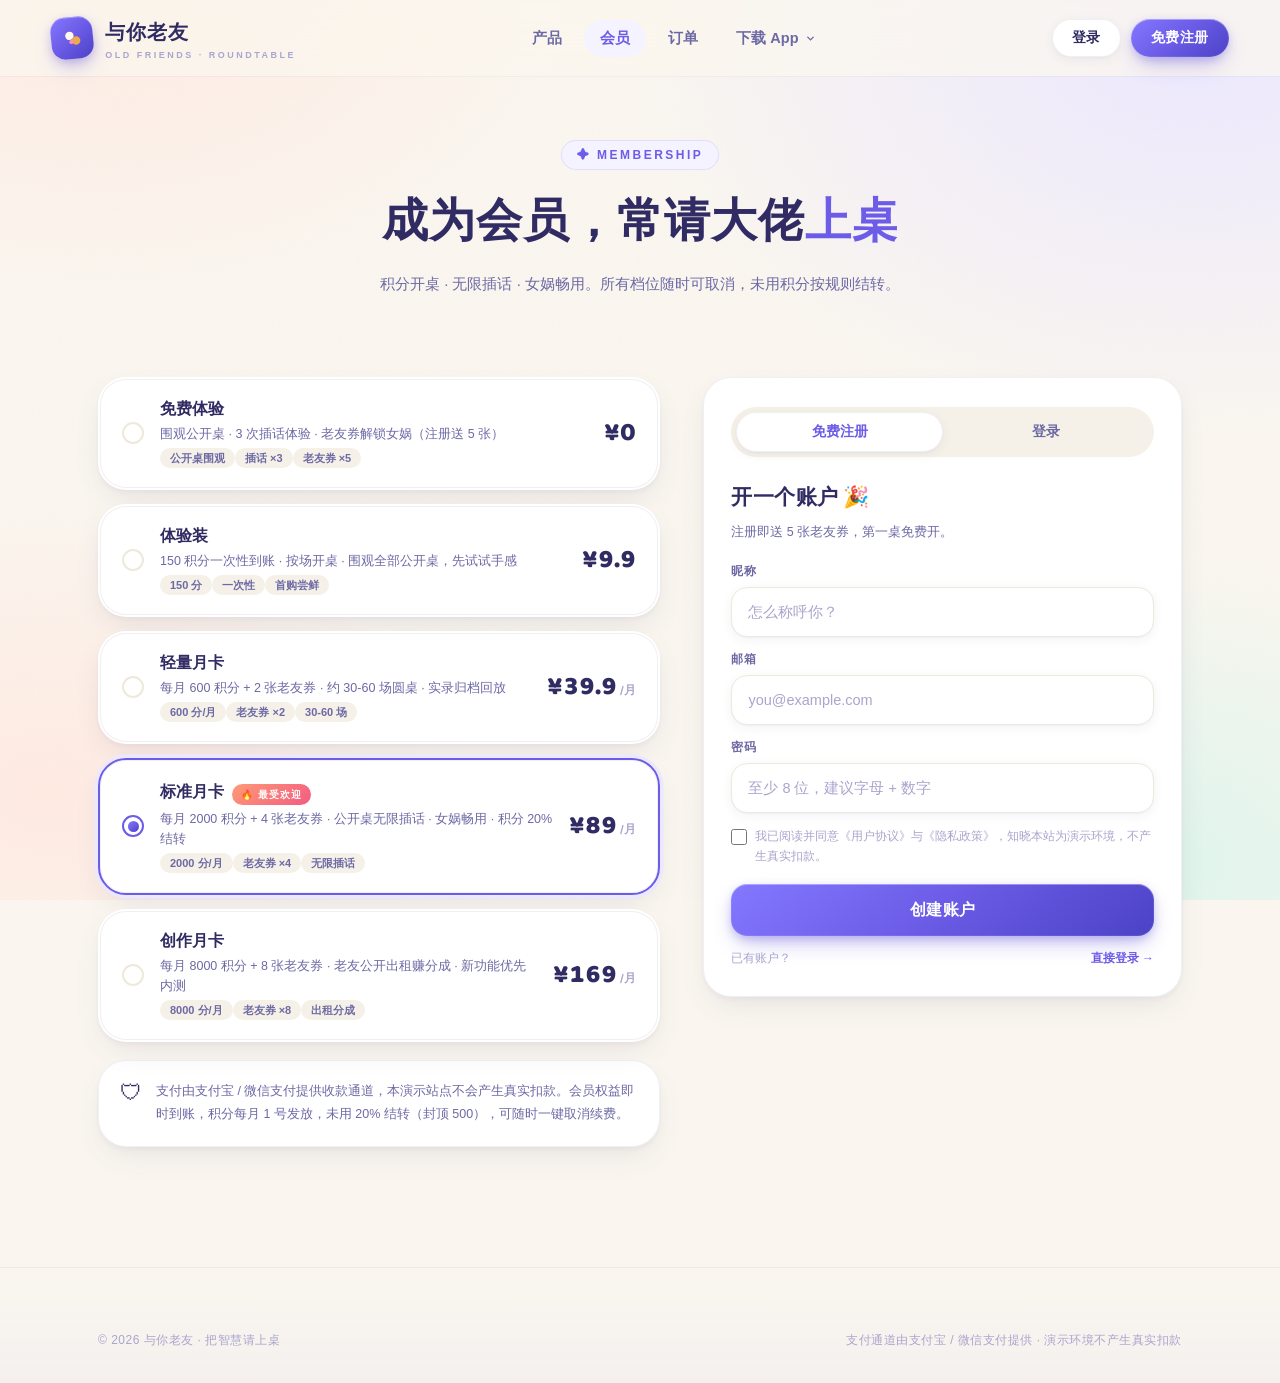
<file: website/membership.html>
<!DOCTYPE html>
<html lang="zh-CN">
<head>
<meta charset="UTF-8">
<meta name="viewport" content="width=device-width, initial-scale=1.0">
<title>成为会员 · 与你老友</title>
<meta name="description" content="开通与你老友会员：体验装 ¥9.9 / 轻量月卡 ¥39.9 / 标准月卡 ¥89（2000 积分）/ 创作月卡 ¥169。积分每月发放，随时可取消。">
<link rel="preconnect" href="https://fonts.googleapis.com">
<link rel="preconnect" href="https://fonts.gstatic.com" crossorigin>
<link href="https://fonts.googleapis.com/css2?family=Baloo+2:wght@500;600;700;800&display=swap" rel="stylesheet">
<link rel="stylesheet" href="../design-system/tokens/tokens.css">
<link rel="stylesheet" href="../design-system/tokens/semantic.css">
<link rel="stylesheet" href="assets/site.css">
<style>
.page-head{padding:calc(var(--nav-h) + clamp(36px,6vw,64px)) 0 clamp(20px,3vw,34px);text-align:center}
.page-head h1{font-family:var(--f-disp);font-size:clamp(30px,4.4vw,46px);letter-spacing:1px;font-weight:600;margin:16px 0 10px}
.page-head p{color:var(--ink-2);font-size:15px;line-height:1.9}

.mgrid{display:grid;grid-template-columns:1.08fr .92fr;gap:clamp(24px,3.4vw,44px);align-items:start;margin-top:clamp(26px,4vw,44px)}
@media (max-width:920px){.mgrid{grid-template-columns:1fr}}

/* ============ 套餐选择 ============ */
.planbox{display:flex;flex-direction:column;gap:14px}
.popt{position:relative;display:flex;align-items:center;gap:16px;padding:20px 22px;cursor:pointer;transition:transform .2s var(--spring),box-shadow .25s var(--ease),border-color .2s;border:2px solid transparent;text-align:left;width:100%}
.popt:hover{transform:translateY(-2px)}
.popt.on{border-color:var(--primary);box-shadow:0 0 0 3.5px var(--primary-soft),var(--sh-m),inset 0 0 0 1px var(--hairline)}
.popt .radio{width:22px;height:22px;border-radius:50%;border:2px solid var(--line);flex-shrink:0;display:flex;align-items:center;justify-content:center;transition:all .2s}
.popt.on .radio{border-color:var(--primary)}
.popt.on .radio::after{content:'';width:11px;height:11px;border-radius:50%;background:var(--grad-primary)}
.popt .pm{flex:1}
.popt .pm b{font-size:16px;font-weight:800;display:flex;align-items:center;gap:8px}
.popt .pm b .bdg{font-size:9.5px;font-weight:800;letter-spacing:1px;color:var(--text-invert);background:linear-gradient(140deg,var(--coral-light),var(--pink-deep));padding:3px 9px;border-radius:100px}
.popt .pm span{display:block;font-size:12.5px;color:var(--ink-2);margin-top:4px;line-height:1.6}
.popt .pp{text-align:right;flex-shrink:0}
.popt .pp .pv{font-family:var(--f-num);font-size:26px;font-weight:800;font-variant-numeric:tabular-nums}
.popt .pp .pv small{font-size:11.5px;font-weight:600;color:var(--ink-3);margin-left:3px}
.popt .pp .cut{font-size:10.5px;font-weight:800;color:var(--mint);background:var(--mint-soft);padding:2.5px 8px;border-radius:100px;margin-top:4px;display:inline-block}
.pline{display:flex;gap:8px;flex-wrap:wrap;margin-top:4px}
.pline i{font-style:normal;font-size:11px;font-weight:700;color:var(--ink-2);background:var(--surface-2);padding:4px 10px;border-radius:100px}

/* ============ 账户面板 ============ */
.acct{padding:30px 28px}
.tabs{display:flex;background:var(--surface-2);border-radius:100px;padding:5px;margin-bottom:24px}
.tabs button{flex:1;padding:11px 0;border-radius:100px;font-size:14px;font-weight:700;color:var(--ink-2);transition:all .25s var(--ease)}
.tabs button.on{background:var(--surface);color:var(--primary);box-shadow:var(--sh-s),inset 0 0 0 1px var(--hairline)}
.acct h3{font-family:var(--f-disp);font-size:21px;letter-spacing:.5px;font-weight:600;margin-bottom:6px}
.acct .hint{font-size:12.5px;color:var(--ink-2);line-height:1.8;margin-bottom:20px}
.pane{display:none}.pane.on{display:block;animation:fadeUp .35s var(--ease)}
.btn-full{width:100%;height:52px;font-size:15.5px;border-radius:var(--r-m)}
.aux{display:flex;justify-content:space-between;align-items:center;margin-top:14px;font-size:12px;color:var(--ink-3)}
.aux button{color:var(--primary);font-weight:700;font-size:12px}
.agree{display:flex;gap:8px;align-items:flex-start;font-size:11.5px;color:var(--ink-3);line-height:1.7;margin:14px 0 18px}
.agree input{width:16px;height:16px;margin-top:2px;accent-color:var(--primary);flex-shrink:0}

/* 登录态卡 */
.me-card{text-align:center}
.me-card .big-ava{width:72px;height:72px;border-radius:50%;background:var(--grad-primary);color:var(--text-invert);font-family:var(--f-num);font-size:28px;font-weight:800;display:flex;align-items:center;justify-content:center;margin:0 auto 14px;box-shadow:var(--shadow-brand),inset 0 1px 0 rgba(255,255,255,.3)}
.me-card h3{margin-bottom:2px}
.me-card .mail{font-size:12.5px;color:var(--ink-3);margin-bottom:18px}
.mstats{display:grid;grid-template-columns:1fr 1fr 1fr;gap:10px;margin:18px 0 22px}
.mstat{background:var(--surface-2);border-radius:var(--r-m);padding:14px 8px}
.mstat b{display:block;font-family:var(--f-num);font-size:19px;font-weight:800;font-variant-numeric:tabular-nums}
.mstat span{font-size:10.5px;color:var(--ink-3);margin-top:3px;display:block}
.vip-flag{display:inline-flex;align-items:center;gap:6px;font-size:11px;font-weight:800;color:var(--sun);background:var(--sun-soft);padding:5px 13px;border-radius:100px;margin-bottom:10px}

/* ============ 付款模态 ============ */
.pay-head{text-align:center;margin-bottom:22px}
.pay-head .em{font-size:40px}
.pay-head h3{font-family:var(--f-disp);font-size:22px;font-weight:600;margin-top:10px;letter-spacing:.5px}
.pay-sum{background:var(--surface);border-radius:var(--r-m);box-shadow:var(--sh-s),inset 0 0 0 1px var(--hairline);padding:16px 18px;margin-bottom:18px}
.pay-sum .row{display:flex;justify-content:space-between;font-size:13.5px;padding:5px 0;color:var(--ink-2)}
.pay-sum .row b{color:var(--ink)}
.pay-sum .row.total{border-top:.5px solid var(--line);margin-top:8px;padding-top:12px;font-size:15px}
.pay-sum .row.total b{font-family:var(--f-num);font-size:22px;color:var(--primary-deep)}
.methods{display:flex;flex-direction:column;gap:9px;margin-bottom:20px}
.method{display:flex;align-items:center;gap:12px;padding:13px 15px;border-radius:var(--r-m);background:var(--surface);box-shadow:var(--sh-s),inset 0 0 0 1px var(--hairline);cursor:pointer;transition:all .2s var(--ease);border:2px solid transparent;text-align:left;width:100%}
.method.on{border-color:var(--primary);box-shadow:0 0 0 3px var(--primary-soft)}
.method .mic{width:38px;height:38px;border-radius:12px;display:flex;align-items:center;justify-content:center;font-size:19px;flex-shrink:0}
.method b{font-size:14px;font-weight:700;flex:1}
.method .tick{width:20px;height:20px;border-radius:50%;border:2px solid var(--line);display:flex;align-items:center;justify-content:center;color:var(--text-invert);font-size:11px;transition:all .2s}
.method.on .tick{background:var(--primary);border-color:var(--primary)}
.paying{display:none;text-align:center;padding:30px 0 20px}
.paying.on{display:block}
.spinner{width:44px;height:44px;border-radius:50%;border:4px solid var(--primary-soft);border-top-color:var(--primary);animation:rot .8s linear infinite;margin:0 auto 16px}
@keyframes rot{to{transform:rotate(360deg)}}
.pay-ok{text-align:center;display:none}
.pay-ok.on{display:block;animation:pop .45s var(--spring)}
.okic{width:64px;height:64px;border-radius:50%;background:var(--mint-soft);color:var(--mint);display:flex;align-items:center;justify-content:center;font-size:30px;margin:0 auto 16px;animation:pop .5s var(--spring)}
</style>
</head>
<body>
<div class="aurora"></div>

<nav class="nav" id="nav">
  <a class="logo" href="index.html">
    <span class="mark"><svg viewBox="0 0 24 24" fill="none"><circle cx="9" cy="9" r="4.4" fill="var(--sun-softer)"/><circle cx="15.5" cy="14.5" r="4.4" fill="var(--sun)" opacity=".92"/><circle cx="10.5" cy="15.5" r="2.2" fill="var(--pink)"/></svg></span>
    <span><b>与你老友</b><small>OLD FRIENDS · ROUNDTABLE</small></span>
  </a>
  <div class="links">
    <a href="index.html#features">产品</a>
    <a href="membership.html" class="on">会员</a>
    <a href="orders.html">订单</a>
    <div class="dd" id="dd-download">
      <button type="button">下载 App <svg width="11" height="11" viewBox="0 0 24 24" fill="none" stroke="currentColor" stroke-width="3" stroke-linecap="round"><path d="M6 9l6 6 6-6"/></svg></button>
      <div class="dd-menu">
        <button class="dd-item" onclick="toast('TestFlight 内测招募中，敬请期待 🚀')"><span class="ic" style="background:var(--sky-soft)">🕊</span><span><b>TestFlight 内测</b><span>iOS 抢先体验版</span></span></button>
        <button class="dd-item" onclick="toast('App Store 上架筹备中，先关注我们 🍎')"><span class="ic" style="background:var(--coral-soft)">🍎</span><span><b>App Store</b><span>iOS 正式版</span></span></button>
        <button class="dd-item" onclick="toast('Android 版打磨中，很快见面 🤖')"><span class="ic" style="background:var(--mint-soft)">🤖</span><span><b>Android APK</b><span>主流安卓机型</span></span></button>
      </div>
    </div>
  </div>
  <div class="cta" id="auth-slot"></div>
  <button class="burger" id="burger" aria-label="菜单"><svg width="19" height="19" viewBox="0 0 24 24" fill="none" stroke="var(--ink)" stroke-width="2.4" stroke-linecap="round"><path d="M4 7h16M4 12h16M4 17h16"/></svg></button>
</nav>
<div class="mobile-menu" id="mm">
  <a href="index.html#features">产品</a><a href="membership.html">会员</a><a href="orders.html">订单</a>
</div>

<!-- ============ HEAD ============ -->
<header class="page-head wrap">
  <span class="sec-tag">✦ MEMBERSHIP</span>
  <h1>成为会员，常请大佬<em style="font-style:normal;color:var(--primary)">上桌</em></h1>
  <p>积分开桌 · 无限插话 · 女娲畅用。所有档位随时可取消，未用积分按规则结转。</p>
</header>

<main class="wrap mgrid" style="padding-bottom:20px">
  <!-- 左：套餐 -->
  <div>
    <div class="planbox reveal" id="planbox">
      <button class="card card-hover popt" data-plan="free" onclick="pickPlan('free',this)">
        <span class="radio"></span>
        <span class="pm">
          <b>免费体验</b>
          <span>围观公开桌 · 3 次插话体验 · 老友券解锁女娲（注册送 5 张）</span>
          <span class="pline"><i>公开桌围观</i><i>插话 ×3</i><i>老友券 ×5</i></span>
        </span>
        <span class="pp"><span class="pv">¥0</span></span>
      </button>
      <button class="card card-hover popt" data-plan="trial" onclick="pickPlan('trial',this)">
        <span class="radio"></span>
        <span class="pm">
          <b>体验装</b>
          <span>150 积分一次性到账 · 按场开桌 · 围观全部公开桌，先试试手感</span>
          <span class="pline"><i>150 分</i><i>一次性</i><i>首购尝鲜</i></span>
        </span>
        <span class="pp"><span class="pv">¥9.9</span></span>
      </button>
      <button class="card card-hover popt" data-plan="lite" onclick="pickPlan('lite',this)">
        <span class="radio"></span>
        <span class="pm">
          <b>轻量月卡</b>
          <span>每月 600 积分 + 2 张老友券 · 约 30-60 场圆桌 · 实录归档回放</span>
          <span class="pline"><i>600 分/月</i><i>老友券 ×2</i><i>30-60 场</i></span>
        </span>
        <span class="pp"><span class="pv">¥39.9<small>/月</small></span></span>
      </button>
      <button class="card card-hover popt on" data-plan="plus" onclick="pickPlan('plus',this)">
        <span class="radio"></span>
        <span class="pm">
          <b>标准月卡 <span class="bdg">🔥 最受欢迎</span></b>
          <span>每月 2000 积分 + 4 张老友券 · 公开桌无限插话 · 女娲畅用 · 积分 20% 结转</span>
          <span class="pline"><i>2000 分/月</i><i>老友券 ×4</i><i>无限插话</i></span>
        </span>
        <span class="pp"><span class="pv">¥89<small>/月</small></span></span>
      </button>
      <button class="card card-hover popt" data-plan="max" onclick="pickPlan('max',this)">
        <span class="radio"></span>
        <span class="pm">
          <b>创作月卡</b>
          <span>每月 8000 积分 + 8 张老友券 · 老友公开出租赚分成 · 新功能优先内测</span>
          <span class="pline"><i>8000 分/月</i><i>老友券 ×8</i><i>出租分成</i></span>
        </span>
        <span class="pp"><span class="pv">¥169<small>/月</small></span></span>
      </button>
    </div>

    <div class="card reveal" style="margin-top:18px;padding:20px 22px;display:flex;gap:14px;align-items:flex-start">
      <span style="font-size:22px">🛡</span>
      <p style="font-size:12.5px;color:var(--ink-2);line-height:1.9">支付由支付宝 / 微信支付提供收款通道，本演示站点不会产生真实扣款。会员权益即时到账，积分每月 1 号发放，未用 20% 结转（封顶 500），可随时一键取消续费。</p>
    </div>
  </div>

  <!-- 右：账户 -->
  <div class="card acct reveal" id="acct">
    <!-- 游客态 -->
    <div id="guest-view">
      <div class="tabs">
        <button id="tab-signup" class="on" onclick="switchTab('signup')">免费注册</button>
        <button id="tab-login" onclick="switchTab('login')">登录</button>
      </div>

      <div class="pane on" id="pane-signup">
        <h3>开一个账户 🎉</h3>
        <p class="hint">注册即送 5 张老友券，第一桌免费开。</p>
        <div class="field" id="f-nick">
          <label>昵称</label>
          <input class="inp" id="r-nick" placeholder="怎么称呼你？" maxlength="16">
          <p class="err">昵称至少 2 个字符</p>
        </div>
        <div class="field" id="f-email">
          <label>邮箱</label>
          <input class="inp" id="r-email" type="email" placeholder="you@example.com">
          <p class="err">邮箱格式不正确</p>
        </div>
        <div class="field" id="f-pwd">
          <label>密码</label>
          <input class="inp" id="r-pwd" type="password" placeholder="至少 8 位，建议字母 + 数字">
          <p class="err">密码至少 8 位</p>
        </div>
        <label class="agree"><input type="checkbox" id="r-agree"><span>我已阅读并同意《用户协议》与《隐私政策》，知晓本站为演示环境，不产生真实扣款。</span></label>
        <button class="btn btn-primary btn-full" onclick="doSignup()">创建账户</button>
        <div class="aux"><span>已有账户？</span><button onclick="switchTab('login')">直接登录 →</button></div>
      </div>

      <div class="pane" id="pane-login">
        <h3>欢迎回来 👋</h3>
        <p class="hint">老友们都很想你。</p>
        <div class="field" id="f-lemail">
          <label>邮箱</label>
          <input class="inp" id="l-email" type="email" placeholder="you@example.com">
          <p class="err">邮箱格式不正确</p>
        </div>
        <div class="field" id="f-lpwd">
          <label>密码</label>
          <input class="inp" id="l-pwd" type="password" placeholder="你的密码">
          <p class="err">请输入密码</p>
        </div>
        <button class="btn btn-primary btn-full" onclick="doLogin()">登 录</button>
        <div class="aux"><span>还没有账户？</span><button onclick="switchTab('signup')">免费注册 →</button></div>
      </div>
    </div>

    <!-- 登录态 -->
    <div id="me-view" style="display:none">
      <div class="me-card">
        <span class="big-ava" id="me-ava">友</span>
        <div class="vip-flag" id="me-vip" style="display:none">👑 正式会员</div>
        <h3 id="me-nick">—</h3>
        <p class="mail" id="me-mail">—</p>
        <div class="mstats">
          <div class="mstat"><b id="me-pts">0</b><span>剩余积分</span></div>
          <div class="mstat"><b id="me-coupons">5</b><span>老友券</span></div>
          <div class="mstat"><b id="me-exp">—</b><span>会员到期</span></div>
        </div>
        <button class="btn btn-primary btn-full" id="me-buy" onclick="openPay()">✦ 开通会员</button>
        <div class="aux"><a href="orders.html" style="color:var(--primary);font-weight:700">查看订单中心 →</a><button onclick="SITE.logout();renderMe()">退出登录</button></div>
      </div>
    </div>
  </div>
</main>

<!-- ============ 付款模态 ============ -->
<div class="modal-veil" id="pay-veil">
  <div class="modal">
    <!-- 确认 -->
    <div id="pay-step1">
      <div class="pay-head">
        <div class="em">✦</div>
        <h3>确认订单</h3>
      </div>
      <div class="pay-sum">
        <div class="row"><span>套餐</span><b id="p-plan">标准月卡</b></div>
        <div class="row"><span>周期</span><b id="p-cycle">1 个月</b></div>
        <div class="row"><span>到账积分</span><b id="p-pts">2000 分</b></div>
        <div class="row total"><span>应付</span><b id="p-amt">¥89</b></div>
      </div>
      <div class="methods" id="methods">
        <button class="method on" data-m="alipay"><span class="mic" style="background:var(--sky-soft)">🅰</span><b>支付宝</b><span class="tick">✓</span></button>
        <button class="method" data-m="wechat"><span class="mic" style="background:var(--mint-soft)">💬</span><b>微信支付</b><span class="tick">✓</span></button>
        <button class="method" data-m="card"><span class="mic" style="background:var(--sun-soft)">💳</span><b>银行卡</b><span class="tick">✓</span></button>
      </div>
      <button class="btn btn-primary btn-full" id="pay-go" onclick="doPay()">模拟支付 <span id="pay-amt-inline">¥89</span></button>
      <div class="aux" style="justify-content:center"><span>模拟环境，不会真实扣款</span></div>
      <div class="aux" style="justify-content:center"><button onclick="closePay()">再想想</button></div>
    </div>
    <!-- 支付中 -->
    <div class="paying" id="pay-step2">
      <div class="spinner"></div>
      <p style="font-size:14.5px;font-weight:700">正在模拟支付…</p>
      <p style="font-size:12px;color:var(--ink-3);margin-top:8px">演示环境，无需真实付款</p>
    </div>
    <!-- 成功 -->
    <div class="pay-ok" id="pay-step3">
      <div class="okic">✓</div>
      <h3 style="font-family:var(--f-disp);font-size:22px;font-weight:600;letter-spacing:.5px">模拟支付成功！</h3>
      <p style="font-size:12.5px;color:var(--ink-2);margin:10px 0 4px" id="ok-plan">标准月卡已到账</p>
      <p style="font-size:11px;color:var(--ink-3);letter-spacing:.5px" id="ok-oid">订单号 —</p>
      <div style="display:flex;gap:10px;margin-top:24px">
        <button class="btn btn-ghost" style="flex:1" onclick="closePay();location.reload()">留在本页</button>
        <button class="btn btn-primary" style="flex:1" onclick="location.href='orders.html'">查看订单 →</button>
      </div>
    </div>
  </div>
</div>

<footer class="footer">
  <div class="in">
    <div class="base" style="margin-top:0;padding-top:0;border-top:none">
      <span>© 2026 与你老友 · 把智慧请上桌</span>
      <span>支付通道由支付宝 / 微信支付提供 · 演示环境不产生真实扣款</span>
    </div>
  </div>
</footer>

<script src="../yln-core.js?v=12"></script>
<script src="assets/site.js"></script>
<script>
let selPlan='plus', selMethod='alipay', payBusy=false;
const $=id=>document.getElementById(id);
const PLANS={
  free:{name:'免费体验',amt:0,months:0,pts:0,coupons:0},
  trial:{name:'体验装',amt:9.9,months:1,pts:150,coupons:0},
  lite:{name:'轻量月卡',amt:39.9,months:1,pts:600,coupons:2},
  plus:{name:'标准月卡',amt:89,months:1,pts:2000,coupons:4},
  max:{name:'创作月卡',amt:169,months:1,pts:8000,coupons:8},
};
function pickPlan(p,el){
  selPlan=p;
  document.querySelectorAll('.popt').forEach(x=>x.classList.remove('on'));
  el.classList.add('on');
  if(p==='free') toast('免费版无需开通，注册即可体验 ✨');
}
function switchTab(t){
  document.querySelectorAll('.tabs button').forEach(b=>b.classList.remove('on'));
  document.getElementById('tab-'+t).classList.add('on');
  document.querySelectorAll('.pane').forEach(p=>p.classList.remove('on'));
  document.getElementById('pane-'+t).classList.add('on');
}
function bad(id){const f=document.getElementById(id);f.classList.add('bad');setTimeout(()=>f.classList.remove('bad'),2200);return false}
const emailOK=v=>/^[\w.+-]+@[\w-]+\.[\w.]{2,}$/.test(v);

async function doSignup(){
  const nick=$('r-nick').value.trim(), email=$('r-email').value.trim(), pwd=$('r-pwd').value;
  if(nick.length<2) return bad('f-nick');
  if(!emailOK(email)) return bad('f-email');
  if(pwd.length<8) return bad('f-pwd');
  if(!$('r-agree').checked) return toast('请先同意用户协议与隐私政策');
  try{
    const u=await SITE.signup(nick,email,pwd);
    SITE.updateUser({coupons:5, points:0});
    toast(`欢迎入席，${nick}！老友券 ×5 已到账 🎉`);
    renderMe();
  }catch(e){ toast(e,3000) }
}
async function doLogin(){
  const email=$('l-email').value.trim(), pwd=$('l-pwd').value;
  if(!emailOK(email)) return bad('f-lemail');
  if(!pwd) return bad('f-lpwd');
  try{
    const u=await SITE.login(email,pwd);
    toast(`欢迎回来，${u.nick} 👋`); renderMe();
  }catch(e){ toast(e,3000) }
}
function renderMe(){
  const u=SITE.me();
  document.getElementById('guest-view').style.display=u?'none':'block';
  const mv=document.getElementById('me-view');
  mv.style.display=u?'block':'none';
  if(!u){SITE.renderAuth();return}
  const vip=u.plan&&u.planUntil>Date.now();
  $('me-ava').textContent=(u.nick||'友')[0].toUpperCase();
  $('me-nick').textContent=u.nick;
  $('me-mail').textContent=u.email;
  $('me-pts').textContent=u.points||0;
  $('me-coupons').textContent=u.coupons??5;
  $('me-exp').textContent=vip?new Date(u.planUntil).toLocaleDateString('zh-CN',{month:'numeric',day:'numeric'}):'—';
  $('me-vip').style.display=vip?'inline-flex':'none';
  $('me-buy').style.display=vip?'none':'flex';
  SITE.renderAuth();
}
/* ---- 付款 ---- */
function openPay(){
  if(!SITE.me()){switchTab('login');toast('请先登录，再开通会员');return}
  const p=PLANS[selPlan];
  if(selPlan==='free'){toast('免费版无需开通，注册即可体验 ✨');return}
  $('p-plan').textContent=p.name; $('p-cycle').textContent=p.months+' 个月';
  $('p-pts').textContent=p.pts+' 分'; $('p-amt').textContent=fmtMoney(p.amt);
  $('pay-amt-inline').textContent=fmtMoney(p.amt);
  $('pay-step1').style.display='block'; $('pay-step2').classList.remove('on'); $('pay-step3').classList.remove('on');
  document.getElementById('pay-veil').classList.add('on');
}
function closePay(){document.getElementById('pay-veil').classList.remove('on')}
document.querySelectorAll('.method').forEach(m=>m.addEventListener('click',()=>{
  document.querySelectorAll('.method').forEach(x=>x.classList.remove('on'));
  m.classList.add('on'); selMethod=m.dataset.m;
}));
function doPay(){
  if(payBusy)return;
  const u=SITE.me(); if(!u){closePay();switchTab('login');return}
  const p=PLANS[selPlan],planKey=selPlan,method=selMethod;
  payBusy=true;
  const btn=$('pay-go');btn.disabled=true;
  $('pay-step1').style.display='none'; $('pay-step2').classList.add('on');
  setTimeout(()=>{
    $('pay-step2').classList.remove('on'); $('pay-step3').classList.add('on');
    /* 模拟支付成功后才发权益：积分累加、老友券不缩水、未到期续费顺延 */
    let cw=YLN.walletLoad();
    if(cw&&cw.synced&&cw.synced!==u.email)cw=null;  /* 他人账号残留钱包不作本账号充值基数 */
    cw=cw||YLN.WALLET_DEFAULT();
    const base=cw.planUntil&&cw.planUntil>Date.now()?cw.planUntil:Date.now();
    cw.plan=planKey;
    cw.planUntil=base+p.months*30*864e5;
    cw.points=(cw.points||0)+p.pts;
    cw.coupons=Math.max(cw.coupons||0,p.coupons||0);
    cw.ledger.unshift({t:Date.now(),n:`模拟支付成功 · ${p.name} · ${p.pts} 积分`,d:p.pts});
    if(cw.ledger.length>40)cw.ledger.length=40;
    YLN.walletSave(cw);
    SITE.updateUser({plan:cw.plan,planUntil:cw.planUntil,points:cw.points,coupons:cw.coupons});
    const rec=SITE.createOrder({plan:p.name,planKey,amount:p.amt,method:{alipay:'支付宝',wechat:'微信支付',card:'银行卡'}[method],months:p.months,pts:p.pts,nick:u.nick,email:u.email,mock:true});
    $('ok-plan').textContent=`${p.name}已到账 · ${p.pts} 积分入袋${p.coupons?` · 老友券 ×${p.coupons}`:''}`;
    $('ok-oid').textContent='模拟订单号 '+rec.id;
    payBusy=false;btn.disabled=false;
    SITE.renderAuth(); renderMe();
  },1300);
}
document.getElementById('pay-veil').addEventListener('click',e=>{if(e.target.id==='pay-veil')closePay()});
addEventListener('keydown',e=>{if(e.key==='Escape')closePay()});

/* init */
initNav();initReveal();
renderMe();
const q=new URLSearchParams(location.search).get('tab');
if(q==='login')switchTab('login'); else if(q==='signup')switchTab('signup');
/* 首页定价卡跳转：?plan=xxx 预选套餐 */
const qp=new URLSearchParams(location.search).get('plan');
if(qp&&PLANS[qp]&&qp!=='free'){const b=document.querySelector(`.popt[data-plan="${qp}"]`);if(b)pickPlan(qp,b)}
</script>
</body>
</html>
</file>
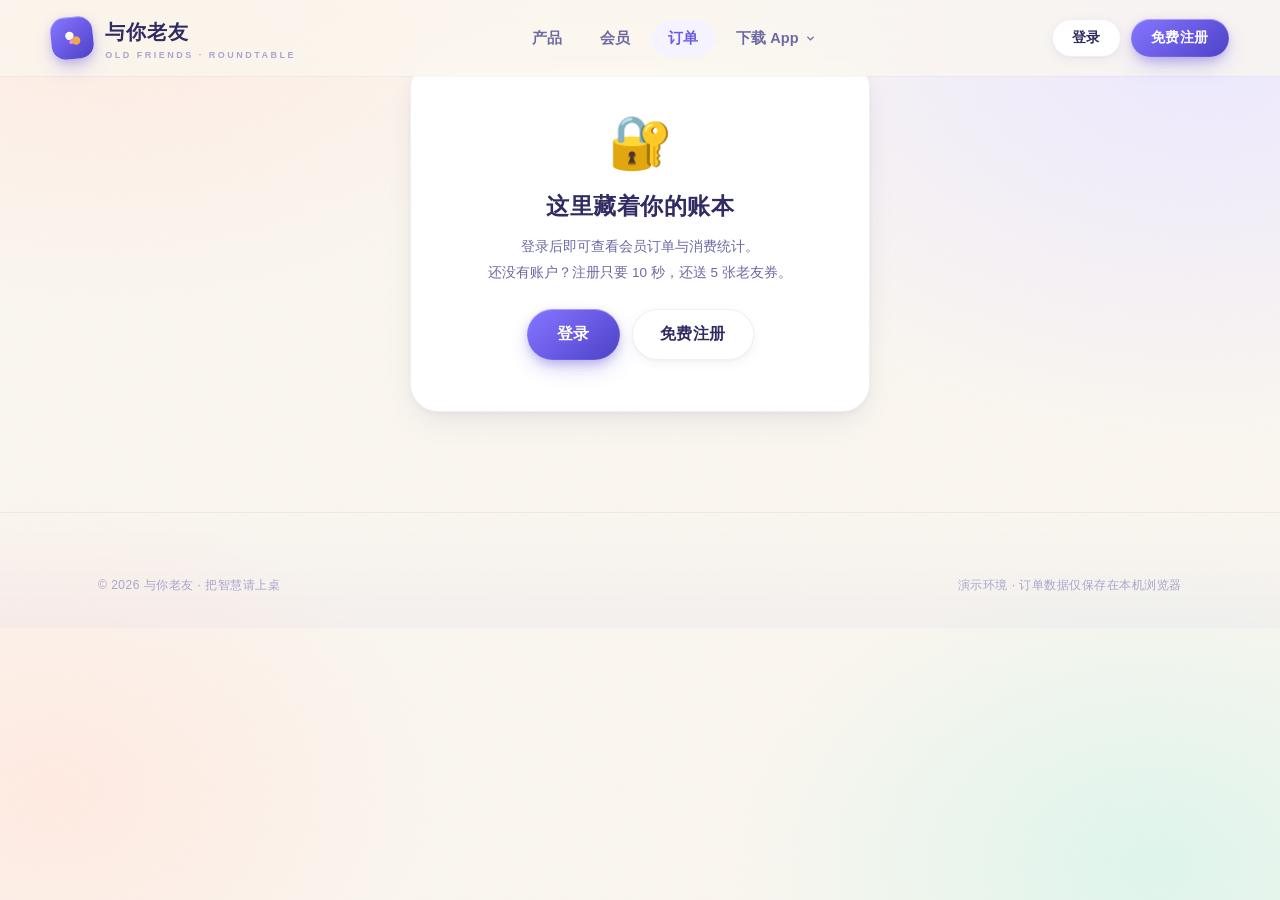
<file: website/orders.html>
<!DOCTYPE html>
<html lang="zh-CN">
<head>
<meta charset="UTF-8">
<meta name="viewport" content="width=device-width, initial-scale=1.0">
<title>订单中心 · 与你老友</title>
<meta name="description" content="查看你的会员订单与消费统计。">
<link rel="preconnect" href="https://fonts.googleapis.com">
<link rel="preconnect" href="https://fonts.gstatic.com" crossorigin>
<link href="https://fonts.googleapis.com/css2?family=Baloo+2:wght@500;600;700;800&display=swap" rel="stylesheet">
<link rel="stylesheet" href="../design-system/tokens/tokens.css">
<link rel="stylesheet" href="../design-system/tokens/semantic.css">
<link rel="stylesheet" href="assets/site.css">
<style>
.page-head{padding:calc(var(--nav-h) + clamp(36px,6vw,60px)) 0 clamp(16px,2.6vw,28px)}
.page-head h1{font-family:var(--f-disp);font-size:clamp(28px,4vw,42px);letter-spacing:1px;font-weight:600;margin:16px 0 8px}
.page-head p{color:var(--ink-2);font-size:14.5px}

/* 未登录 */
.empty-hero{max-width:460px;margin:clamp(30px,5vw,60px) auto;text-align:center;padding:52px 36px}
.empty-hero .em{font-size:52px}
.empty-hero h2{font-family:var(--f-disp);font-size:23px;font-weight:600;margin:16px 0 8px;letter-spacing:.5px}
.empty-hero p{font-size:13.5px;color:var(--ink-2);line-height:1.9;margin-bottom:24px}

/* KPI */
.kpis{display:grid;grid-template-columns:repeat(4,1fr);gap:16px;margin-top:clamp(18px,3vw,30px)}
.kpi{padding:22px 22px 20px;position:relative;overflow:hidden}
.kpi .lb{font-size:11.5px;font-weight:800;letter-spacing:1.5px;color:var(--ink-3);display:flex;align-items:center;gap:7px}
.kpi .lb .dic{width:26px;height:26px;border-radius:9px;display:flex;align-items:center;justify-content:center;font-size:13px}
.kpi .v{font-family:var(--f-num);font-size:clamp(24px,2.6vw,31px);font-weight:800;margin-top:12px;font-variant-numeric:tabular-nums;letter-spacing:.3px}
.kpi .v small{font-size:12px;font-weight:700;color:var(--ink-3);margin-left:3px}
.kpi .sub{font-size:11px;color:var(--ink-3);margin-top:5px}
.kpi .deco{position:absolute;right:-22px;bottom:-22px;width:84px;height:84px;border-radius:50%;opacity:.08}
@media (max-width:920px){.kpis{grid-template-columns:1fr 1fr}}

/* 图表 */
.dash{display:grid;grid-template-columns:1.25fr .75fr;gap:16px;margin-top:16px}
@media (max-width:920px){.dash{grid-template-columns:1fr}}
.chart-card{padding:24px 24px 18px}
.chart-card .hd{display:flex;align-items:baseline;justify-content:space-between;margin-bottom:6px}
.chart-card .hd b{font-size:15px;font-weight:800}
.chart-card .hd span{font-size:11.5px;color:var(--ink-3)}
.bars{display:flex;align-items:flex-end;gap:clamp(10px,2vw,22px);height:190px;padding-top:14px}
.bar-g{flex:1;display:flex;flex-direction:column;align-items:center;gap:8px;height:100%;justify-content:flex-end}
.bar-g .col{width:100%;max-width:52px;border-radius:12px 12px 6px 6px;background:var(--grad-primary);box-shadow:inset 0 1px 0 rgba(255,255,255,.3),0 6px 14px -4px rgba(108,92,231,.4);min-height:6px;transition:height .8s var(--spring);position:relative}
.bar-g .col.zero{background:var(--surface-2);box-shadow:inset 0 0 0 1px var(--hairline)}
.bar-g .col:hover::after{content:attr(data-v);position:absolute;top:-26px;left:50%;transform:translateX(-50%);font-size:11px;font-weight:800;color:var(--primary-deep);background:var(--surface);padding:3px 9px;border-radius:100px;box-shadow:var(--sh-s),inset 0 0 0 1px var(--hairline);white-space:nowrap;z-index:3}
.bar-g .lb{font-size:11px;color:var(--ink-3);font-weight:700}
.ring-card{padding:24px;display:flex;flex-direction:column}
.ring-card .hd b{font-size:15px;font-weight:800}
.ring-wrap{flex:1;display:flex;align-items:center;justify-content:center;padding:10px 0}
.ring{position:relative;width:158px;height:158px}
.ring svg{transform:rotate(-90deg)}
.ring .cval{position:absolute;inset:0;display:flex;flex-direction:column;align-items:center;justify-content:center}
.ring .cval b{font-family:var(--f-num);font-size:24px;font-weight:800;font-variant-numeric:tabular-nums}
.ring .cval span{font-size:10.5px;color:var(--ink-3);margin-top:2px}
.legend{display:flex;flex-direction:column;gap:8px;margin-top:6px}
.legend .li{display:flex;align-items:center;gap:9px;font-size:12.5px;color:var(--ink-2)}
.legend .li i{width:11px;height:11px;border-radius:4px;flex-shrink:0}
.legend .li b{margin-left:auto;font-family:var(--f-num);font-weight:800;color:var(--ink)}

/* 订单表 */
.orders{margin-top:16px;overflow:hidden}
.orders .hd{display:flex;align-items:center;justify-content:space-between;gap:12px;padding:20px 22px 14px;flex-wrap:wrap}
.orders .hd b{font-size:15px;font-weight:800}
.filters{display:flex;gap:7px;flex-wrap:wrap}
.filters button{padding:7.5px 15px;border-radius:100px;font-size:12px;font-weight:700;color:var(--ink-2);background:var(--surface-2);transition:all .2s}
.filters button.on{background:var(--grad-primary);color:var(--text-invert);box-shadow:0 4px 12px -3px rgba(108,92,231,.45)}
.o-table{width:100%;border-collapse:collapse}
.o-table th{font-size:11px;font-weight:800;letter-spacing:1px;color:var(--ink-3);text-align:left;padding:11px 22px;border-top:.5px solid var(--line);border-bottom:.5px solid var(--line);background:rgba(245,241,232,.6)}
.o-table td{padding:14px 22px;border-bottom:.5px solid var(--line);font-size:13px;vertical-align:middle}
.o-table tr:last-child td{border-bottom:none}
.o-table tr:hover td{background:rgba(108,92,231,.035)}
.o-table .oid{font-family:var(--f-num);font-weight:700;letter-spacing:.5px}
.o-table .pl b{display:block;font-weight:700}
.o-table .pl span{font-size:11px;color:var(--ink-3)}
.o-table .amt{font-family:var(--f-num);font-weight:800;font-variant-numeric:tabular-nums}
.st{display:inline-flex;align-items:center;gap:6px;font-size:11px;font-weight:800;padding:4.5px 11px;border-radius:100px}
.st.paid{color:var(--mint);background:var(--mint-soft)}
.st.paid::before{content:'';width:6px;height:6px;border-radius:50%;background:var(--mint)}
.st.refund{color:var(--coral);background:var(--coral-soft)}
.st.refund::before{content:'';width:6px;height:6px;border-radius:50%;background:var(--coral)}
.meth{display:inline-flex;align-items:center;gap:6px;font-size:12px;color:var(--ink-2)}
@media (max-width:760px){
  .o-table .hide-m{display:none}
  .o-table th,.o-table td{padding:12px 14px}
}
.o-empty{text-align:center;padding:44px 20px}
.o-empty .em{font-size:40px}
.o-empty p{font-size:13px;color:var(--ink-3);margin-top:12px}
.demo-bar{display:flex;justify-content:center;padding:0 22px 18px}
</style>
</head>
<body>
<div class="aurora"></div>

<nav class="nav" id="nav">
  <a class="logo" href="index.html">
    <span class="mark"><svg viewBox="0 0 24 24" fill="none"><circle cx="9" cy="9" r="4.4" fill="var(--sun-softer)"/><circle cx="15.5" cy="14.5" r="4.4" fill="var(--sun)" opacity=".92"/><circle cx="10.5" cy="15.5" r="2.2" fill="var(--pink)"/></svg></span>
    <span><b>与你老友</b><small>OLD FRIENDS · ROUNDTABLE</small></span>
  </a>
  <div class="links">
    <a href="index.html#features">产品</a>
    <a href="membership.html">会员</a>
    <a href="orders.html" class="on">订单</a>
    <div class="dd" id="dd-download">
      <button type="button">下载 App <svg width="11" height="11" viewBox="0 0 24 24" fill="none" stroke="currentColor" stroke-width="3" stroke-linecap="round"><path d="M6 9l6 6 6-6"/></svg></button>
      <div class="dd-menu">
        <button class="dd-item" onclick="toast('TestFlight 内测招募中，敬请期待 🚀')"><span class="ic" style="background:var(--sky-soft)">🕊</span><span><b>TestFlight 内测</b><span>iOS 抢先体验版</span></span></button>
        <button class="dd-item" onclick="toast('App Store 上架筹备中，先关注我们 🍎')"><span class="ic" style="background:var(--coral-soft)">🍎</span><span><b>App Store</b><span>iOS 正式版</span></span></button>
        <button class="dd-item" onclick="toast('Android 版打磨中，很快见面 🤖')"><span class="ic" style="background:var(--mint-soft)">🤖</span><span><b>Android APK</b><span>主流安卓机型</span></span></button>
      </div>
    </div>
  </div>
  <div class="cta" id="auth-slot"></div>
  <button class="burger" id="burger" aria-label="菜单"><svg width="19" height="19" viewBox="0 0 24 24" fill="none" stroke="var(--ink)" stroke-width="2.4" stroke-linecap="round"><path d="M4 7h16M4 12h16M4 17h16"/></svg></button>
</nav>
<div class="mobile-menu" id="mm">
  <a href="index.html#features">产品</a><a href="membership.html">会员</a><a href="orders.html">订单</a>
</div>

<!-- ============ 未登录 ============ -->
<div class="wrap" id="gate" style="display:none">
  <div class="card empty-hero reveal">
    <div class="em">🔐</div>
    <h2>这里藏着你的账本</h2>
    <p>登录后即可查看会员订单与消费统计。<br>还没有账户？注册只要 10 秒，还送 5 张老友券。</p>
    <div style="display:flex;gap:12px;justify-content:center;flex-wrap:wrap">
      <a class="btn btn-primary" href="membership.html?tab=login">登录</a>
      <a class="btn btn-ghost" href="membership.html?tab=signup">免费注册</a>
    </div>
  </div>
</div>

<!-- ============ 已登录仪表盘 ============ -->
<main class="wrap" id="dash" style="display:none;padding-bottom:30px">
  <header class="page-head" style="padding-top:clamp(30px,4vw,48px)">
    <span class="sec-tag">✦ ORDERS</span>
    <h1>订单中心</h1>
    <p id="hello">—</p>
  </header>

  <div class="kpis">
    <div class="card kpi reveal">
      <span class="lb"><span class="dic" style="background:var(--primary-soft)">💰</span>累计消费</span>
      <p class="v" id="k-spend">¥0</p>
      <p class="sub" id="k-spend-sub">共 0 笔订单</p>
      <span class="deco" style="background:var(--primary)"></span>
    </div>
    <div class="card kpi reveal">
      <span class="lb"><span class="dic" style="background:var(--sun-soft)">👑</span>当前会员</span>
      <p class="v" id="k-plan">—</p>
      <p class="sub" id="k-plan-sub">未开通</p>
      <span class="deco" style="background:var(--sun)"></span>
    </div>
    <div class="card kpi reveal">
      <span class="lb"><span class="dic" style="background:var(--mint-soft)">✦</span>剩余积分</span>
      <p class="v" id="k-pts">0</p>
      <p class="sub">每月 1 号发放 · 未用 20% 结转</p>
      <span class="deco" style="background:var(--mint)"></span>
    </div>
    <div class="card kpi reveal">
      <span class="lb"><span class="dic" style="background:var(--coral-soft)">🎟</span>老友券</span>
      <p class="v" id="k-coupons">0</p>
      <p class="sub">可在女娲工坊捏人消耗</p>
      <span class="deco" style="background:var(--coral)"></span>
    </div>
  </div>

  <div class="dash">
    <div class="card chart-card reveal">
      <div class="hd"><b>近 6 个月消费</b><span id="chart-sum">—</span></div>
      <div class="bars" id="bars"></div>
    </div>
    <div class="card ring-card reveal">
      <div class="hd"><b>支付方式占比</b></div>
      <div class="ring-wrap">
        <div class="ring">
          <svg width="158" height="158" viewBox="0 0 158 158">
            <circle cx="79" cy="79" r="64" fill="none" stroke="var(--surface-2)" stroke-width="16"/>
            <circle id="ring-arc" cx="79" cy="79" r="64" fill="none" stroke="url(#gradRing)" stroke-width="16" stroke-linecap="round" stroke-dasharray="0 999"/>
            <defs><linearGradient id="gradRing" x1="0" y1="0" x2="1" y2="1"><stop offset="0" stop-color="var(--primary-300)"/><stop offset="1" stop-color="var(--primary-600)"/></linearGradient></defs>
          </svg>
          <div class="cval"><b id="ring-pct">—</b><span>首选支付宝</span></div>
        </div>
      </div>
      <div class="legend" id="legend"></div>
    </div>
  </div>

  <div class="card orders reveal">
    <div class="hd">
      <b>全部订单</b>
      <div class="filters" id="filters">
        <button class="on" data-f="all">全部</button>
        <button data-f="trial">体验装</button>
        <button data-f="lite">轻量月卡</button>
        <button data-f="plus">标准月卡</button>
        <button data-f="max">创作月卡</button>
        <button data-f="paid">支付成功</button>
        <button data-f="refund">已退款</button>
      </div>
    </div>
    <div id="o-list"></div>
    <div class="demo-bar"><button class="btn btn-ghost btn-sm" onclick="loadDemo()">🧪 载入演示订单</button></div>
  </div>
</main>

<footer class="footer">
  <div class="in">
    <div class="base" style="margin-top:0;padding-top:0;border-top:none">
      <span>© 2026 与你老友 · 把智慧请上桌</span>
      <span>演示环境 · 订单数据仅保存在本机浏览器</span>
    </div>
  </div>
</footer>

<script src="../yln-core.js?v=12"></script>
<script src="assets/site.js"></script>
<script>
let curFilter='all';
/* 全端统一档位名（与 App PLANS 同步） */
const PLAN_NAME={free:'免费版',trial:'体验装',lite:'轻量月卡',plus:'标准月卡',max:'创作月卡'};
const METHOD_META={alipay:['🅰','支付宝','var(--sky)'],wechat:['💬','微信支付','var(--mint)'],card:['💳','银行卡','var(--sun)']};
const $=id=>document.getElementById(id);

function render(){
  const u=SITE.me();
  document.getElementById('gate').style.display=u?'none':'block';
  document.getElementById('dash').style.display=u?'block':'none';
  if(!u){SITE.renderAuth();return}
  $('hello').textContent=`${u.nick}，这是你在与你老友的每一笔智慧投资 ✦`;
  const orders=SITE.orders();
  const paid=orders.filter(o=>o.status==='paid');
  const spend=paid.reduce((s,o)=>s+o.amount,0);
  const vip=u.plan&&u.planUntil>Date.now();
  $('k-spend').textContent=fmtMoney(spend);
  $('k-spend-sub').textContent=`共 ${paid.length} 笔订单`;
  $('k-plan').textContent=vip?(PLAN_NAME[u.plan]||u.plan):'—';
  $('k-plan-sub').textContent=vip?`到期 ${new Date(u.planUntil).toLocaleDateString('zh-CN')}`:'未开通会员';
  $('k-pts').textContent=u.points||0;
  $('k-coupons').textContent=u.coupons??0;
  drawChart(orders); drawRing(paid); drawTable(orders);
  SITE.renderAuth();
}

/* 柱状图：近 6 个月 */
function drawChart(orders){
  const now=new Date(); const months=[];
  for(let i=5;i>=0;i--){
    const d=new Date(now.getFullYear(),now.getMonth()-i,1);
    months.push({key:`${d.getFullYear()}-${d.getMonth()}`,label:`${d.getMonth()+1}月`,sum:0});
  }
  orders.filter(o=>o.status==='paid').forEach(o=>{
    const d=new Date(o.time); const k=`${d.getFullYear()}-${d.getMonth()}`;
    const m=months.find(x=>x.key===k); if(m)m.sum+=o.amount;
  });
  const max=Math.max(...months.map(m=>m.sum),1);
  const total=months.reduce((s,m)=>s+m.sum,0);
  $('chart-sum').textContent=`合计 ${fmtMoney(total)}`;
  $('bars').innerHTML=months.map(m=>`
    <div class="bar-g">
      <div class="col ${m.sum?'':'zero'}" data-v="${m.sum?fmtMoney(m.sum):'¥0'}" style="height:${m.sum?Math.max(8,Math.round(m.sum/max*86)):3}%"></div>
      <span class="lb">${m.label}</span>
    </div>`).join('');
}

/* 环形图：支付方式占比 */
function drawRing(paid){
  const by={}; paid.forEach(o=>{by[o.method]=(by[o.method]||0)+1});
  const total=paid.length;
  const legend=document.getElementById('legend');
  if(!total){
    $('ring-pct').textContent='—'; document.getElementById('ring-arc').style.strokeDasharray='0 999';
    legend.innerHTML='<p style="font-size:12px;color:var(--ink-3)">暂无支付记录，开通会员后这里会亮起来 ✦</p>';
    return;
  }
  const entries=Object.entries(by).sort((a,b)=>b[1]-a[1]);
  const top=entries[0];
  $('ring-pct').textContent=Math.round(top[1]/total*100)+'%';
  $('ring-pct').nextElementSibling.textContent=`首选${METHOD_META[top[0]]?.[1]||top[0]}`;
  const colors=['var(--primary-300)','var(--mint)','var(--sun)','var(--coral)'];
  let acc=0; const C=2*Math.PI*64;
  const arc=document.getElementById('ring-arc');
  arc.setAttribute('stroke-dasharray',`${C*top[1]/total} ${C}`);
  legend.innerHTML=entries.map(([m,n],i)=>`
    <div class="li"><i style="background:${colors[i%4]}"></i>${METHOD_META[m]?.[1]||m}<b>${n} 笔 · ${Math.round(n/total*100)}%</b></div>`).join('');
}

/* 订单表 */
function drawTable(orders){
  const list=orders.filter(o=>{
    if(curFilter==='all')return true;
    if(curFilter==='paid'||curFilter==='refund')return o.status===curFilter;
    return o.planKey===curFilter;
  });
  if(!list.length){
    $('o-list').innerHTML=`<div class="o-empty"><div class="em">🪑</div><p>还没有符合条件的订单。<br>去会员页请大佬上桌，或点下方「载入演示订单」看看效果。</p></div>`;
    return;
  }
  $('o-list').innerHTML=`<table class="o-table">
    <thead><tr><th>订单号</th><th>套餐</th><th class="hide-m">支付方式</th><th class="hide-m">时间</th><th>金额</th><th>状态</th></tr></thead>
    <tbody>${list.map(o=>{
      const mm=METHOD_META[o.method]||['✦',o.method||'—','var(--ink-3)'];
      return `<tr>
        <td class="oid">${o.id}</td>
        <td class="pl"><b>${o.plan}</b><span>${o.pts?'到账 '+o.pts+' 积分':''}</span></td>
        <td class="hide-m"><span class="meth"><span style="font-size:15px">${mm[0]}</span>${mm[1]}</span></td>
        <td class="hide-m" style="color:var(--ink-2)">${fmtTime(o.time)}</td>
        <td class="amt">${fmtMoney(o.amount)}</td>
        <td><span class="st ${o.status}">${o.status==='paid'?'支付成功':'已退款'}</span></td>
      </tr>`}).join('')}</tbody></table>`;
}

/* 演示数据 */
function loadDemo(){
  const u=SITE.me();
  if(!u){toast('请先登录，演示订单会挂到你的账户下');return}
  const now=Date.now(), D=30*864e5;
  const demo=[
    {plan:'标准月卡',planKey:'plus',amount:89,months:1,pts:2000,ago:96,method:'alipay',status:'paid'},
    {plan:'轻量月卡',planKey:'lite',amount:39.9,months:1,pts:600,ago:66,method:'wechat',status:'paid'},
    {plan:'体验装',planKey:'trial',amount:9.9,months:1,pts:150,ago:35,method:'alipay',status:'paid'},
    {plan:'标准月卡',planKey:'plus',amount:89,months:1,pts:2000,ago:4,method:'card',status:'paid'},
    {plan:'创作月卡',planKey:'max',amount:169,months:1,pts:8000,ago:78,method:'alipay',status:'refund'},
  ];
  demo.forEach(d=>{
    SITE.createOrder({plan:d.plan,planKey:d.planKey,amount:d.amount,months:d.months,pts:d.pts,method:d.method,status:d.status,nick:u.nick,email:u.email,time:now-d.ago*D});
  });
  toast('已载入 5 笔演示订单 🧪'); render();
}

/* 筛选 */
document.querySelectorAll('#filters button').forEach(b=>b.addEventListener('click',()=>{
  document.querySelectorAll('#filters button').forEach(x=>x.classList.remove('on'));
  b.classList.add('on'); curFilter=b.dataset.f; render();
}));

initNav();initReveal();render();
</script>
</body>
</html>
</file>
<file: design-system-m3/tokens/reference.css>
/* 与你老友 · M3 Foundation 对照版 Reference tokens
   仅提取 index.html 已使用的真实值；不代表 M3 官方色位。 */
:root {
  /* Color · violet */
  --ref-violet-050: #F5F3FF;
  --ref-violet-100: #ECE8FF;
  --ref-violet-200: #C4B8F0;
  --ref-violet-300: #8478FF;
  --ref-violet-500: #6C5CE7;
  --ref-violet-600: #5647D6;
  --ref-violet-700: #4B42C6;
  --ref-violet-900: #3D2F80;
  /* Color · ink */
  --ref-ink-900: #1E1940;
  --ref-ink-800: #262050;
  --ref-ink-700: #302C63;
  --ref-ink-500: #6D69A4;
  --ref-ink-300: #A9A5CD;
  --ref-ink-200: #B9B4D8;
  /* Color · coral / mint / pink / sky / sun */
  --ref-coral-100: #FFEAE1;
  --ref-coral-300: #FF9A76;
  --ref-coral-500: #FA7550;
  --ref-coral-700: #D9683A;
  --ref-mint-100: #DEF5EC;
  --ref-mint-300: #63E2B6;
  --ref-mint-500: #2BBE94;
  --ref-mint-700: #1E9A74;
  --ref-pink-100: #FFE6EF;
  --ref-pink-300: #F5A8C0;
  --ref-pink-500: #FF8FB8;
  --ref-pink-700: #F25C82;
  --ref-sky-100: #E3F1FD;
  --ref-sky-300: #7CC8F5;
  --ref-sky-500: #4AA8E8;
  --ref-sky-700: #2E86C8;
  --ref-sun-050: #FFF7EA;
  --ref-sun-100: #FFF3D6;
  --ref-sun-300: #FFD98F;
  --ref-sun-500: #FBB03B;
  --ref-sun-700: #B47716;
  /* Color · neutral surface */
  --ref-neutral-000: #FFFFFF;
  --ref-neutral-050: #FAF6EF;
  --ref-neutral-100: #F5F1E8;
  --ref-neutral-150: #EFE9DD;
  --ref-hairline: rgba(48,44,99,.07);
  /* Typography families */
  --ref-font-display: '阿里妈妈方圆体 VF','AlimamaFangYuanTiVF','Yuanti SC','LXGW WenKai Screen','Baloo 2','PingFang SC',sans-serif;
  --ref-font-body: -apple-system,BlinkMacSystemFont,'PingFang SC','HarmonyOS Sans SC','Microsoft YaHei',sans-serif;
  --ref-font-numeric: 'Baloo 2',-apple-system,sans-serif;
  /* Spacing · observed finite baseline */
  --ref-space-100: 4px;
  --ref-space-200: 8px;
  --ref-space-300: 12px;
  --ref-space-400: 16px;
  --ref-space-500: 20px;
  --ref-space-600: 24px;
  --ref-space-800: 32px;
  --ref-space-1000: 40px;
  --ref-layout-page-gutter: 22px;
  --ref-layout-compact-gutter: 14px;
  /* Shape */
  --ref-shape-xs: 8px;
  --ref-shape-sm: 12px;
  --ref-shape-md: 16px;
  --ref-shape-lg: 22px;
  --ref-shape-xl: 28px;
  --ref-shape-2xl: 36px;
  --ref-shape-pill: 999px;
  --ref-shape-circle: 50%;
  --ref-shape-jelly: 46% 54% 52% 48%/52% 46% 54% 48%;
  /* Elevation · ink-tinted observed shadows */
  --ref-elevation-1: 0 1px 2px rgba(48,44,99,.04),0 3px 12px rgba(48,44,99,.055);
  --ref-elevation-2: 0 2px 5px rgba(48,44,99,.04),0 12px 30px -6px rgba(48,44,99,.10);
  --ref-elevation-3: 0 6px 16px rgba(48,44,99,.08),0 28px 64px -12px rgba(48,44,99,.20);
  --ref-elevation-brand: 0 3px 8px rgba(86,71,214,.22),0 10px 22px -6px rgba(86,71,214,.4);
  /* Motion · Expressive scheme */
  --ref-motion-100: .15s;
  --ref-motion-200: .2s;
  --ref-motion-300: .3s;
  --ref-motion-500: .5s;
  --ref-easing-standard: cubic-bezier(.32,.72,.24,1);
  --ref-easing-spring: cubic-bezier(.34,1.56,.64,1);
  /* Component measurements observed in index.html */
  --ref-size-touch-primary: 52px;
  --ref-size-touch-input: 48px;
  --ref-size-touch-chat: 44px;
  --ref-size-icon-button: 42px;
  --ref-size-fab: 48px;
  --ref-size-switch: 48px 28px;
  --ref-size-nav-compact: 92px;
}
</file>
<file: design-system-m3/tokens/system.css>
/* 与你老友 · M3 Foundation 对照版 System tokens
   System 只引用 Reference；上下文未实现的 mode 不在此伪造。 */
:root {
  /* Color roles */
  --sys-color-primary: var(--ref-violet-500);
  --sys-color-on-primary: var(--ref-neutral-000);
  --sys-color-primary-container: var(--ref-violet-100);
  --sys-color-on-primary-container: var(--ref-violet-700);
  --sys-color-primary-hover: var(--ref-violet-600);
  --sys-color-primary-pressed: var(--ref-violet-700);
  --sys-color-secondary: var(--ref-coral-500);
  --sys-color-on-secondary: var(--ref-neutral-000);
  --sys-color-secondary-container: var(--ref-coral-100);
  --sys-color-on-secondary-container: var(--ref-coral-700);
  --sys-color-tertiary: var(--ref-pink-500);
  --sys-color-on-tertiary: var(--ref-neutral-000);
  --sys-color-tertiary-container: var(--ref-pink-100);
  --sys-color-on-tertiary-container: var(--ref-pink-700);
  --sys-color-error: var(--ref-coral-700);
  --sys-color-on-error: var(--ref-neutral-000);
  --sys-color-error-container: var(--ref-coral-100);
  --sys-color-on-error-container: var(--ref-coral-700);
  --sys-color-success: var(--ref-mint-700);
  --sys-color-success-container: var(--ref-mint-100);
  --sys-color-on-success-container: var(--ref-mint-700);
  --sys-color-warning: var(--ref-sun-700);
  --sys-color-warning-container: var(--ref-sun-100);
  --sys-color-on-warning-container: var(--ref-sun-700);
  --sys-color-info: var(--ref-sky-700);
  --sys-color-info-container: var(--ref-sky-100);
  --sys-color-on-info-container: var(--ref-sky-700);
  --sys-color-surface: var(--ref-neutral-050);
  --sys-color-on-surface: var(--ref-ink-700);
  --sys-color-surface-container: var(--ref-neutral-000);
  --sys-color-surface-container-high: var(--ref-neutral-100);
  --sys-color-on-surface-variant: var(--ref-ink-500);
  --sys-color-on-surface-muted: var(--ref-ink-300);
  --sys-color-outline: var(--ref-neutral-150);
  --sys-color-outline-variant: var(--ref-hairline);
  --sys-color-inverse-surface: var(--ref-ink-900);
  --sys-color-inverse-on-surface: var(--ref-neutral-000);
  /* Typography roles · Display */
  --sys-type-display-large-font: var(--ref-font-numeric); --sys-type-display-large-size: 44px; --sys-type-display-large-line: 1.15; --sys-type-display-large-weight: 800; --sys-type-display-large-tracking: 0;
  --sys-type-display-medium-font: var(--ref-font-numeric); --sys-type-display-medium-size: 34px; --sys-type-display-medium-line: 1; --sys-type-display-medium-weight: 800; --sys-type-display-medium-tracking: 0;
  --sys-type-display-small-font: var(--ref-font-display); --sys-type-display-small-size: 27px; --sys-type-display-small-line: 1.25; --sys-type-display-small-weight: 600; --sys-type-display-small-tracking: 1px;
  /* Headline */
  --sys-type-headline-large-font: var(--ref-font-display); --sys-type-headline-large-size: 24px; --sys-type-headline-large-line: 1.3; --sys-type-headline-large-weight: 600; --sys-type-headline-large-tracking: 1px;
  --sys-type-headline-medium-font: var(--ref-font-display); --sys-type-headline-medium-size: 22px; --sys-type-headline-medium-line: 1.3; --sys-type-headline-medium-weight: 600; --sys-type-headline-medium-tracking: 1px;
  --sys-type-headline-small-font: var(--ref-font-display); --sys-type-headline-small-size: 19px; --sys-type-headline-small-line: 1.35; --sys-type-headline-small-weight: 600; --sys-type-headline-small-tracking: 1px;
  /* Title */
  --sys-type-title-large-font: var(--ref-font-numeric); --sys-type-title-large-size: 18.5px; --sys-type-title-large-line: 1.4; --sys-type-title-large-weight: 800; --sys-type-title-large-tracking: .2px;
  --sys-type-title-medium-font: var(--ref-font-body); --sys-type-title-medium-size: 16.5px; --sys-type-title-medium-line: 1.4; --sys-type-title-medium-weight: 700; --sys-type-title-medium-tracking: .2px;
  --sys-type-title-small-font: var(--ref-font-body); --sys-type-title-small-size: 14.5px; --sys-type-title-small-line: 1.4; --sys-type-title-small-weight: 600; --sys-type-title-small-tracking: .2px;
  /* Body */
  --sys-type-body-large-font: var(--ref-font-body); --sys-type-body-large-size: 14px; --sys-type-body-large-line: 1.75; --sys-type-body-large-weight: 400; --sys-type-body-large-tracking: 0;
  --sys-type-body-medium-font: var(--ref-font-body); --sys-type-body-medium-size: 12.5px; --sys-type-body-medium-line: 1.75; --sys-type-body-medium-weight: 400; --sys-type-body-medium-tracking: 0;
  --sys-type-body-small-font: var(--ref-font-body); --sys-type-body-small-size: 11.5px; --sys-type-body-small-line: 1.7; --sys-type-body-small-weight: 400; --sys-type-body-small-tracking: 0;
  /* Label */
  --sys-type-label-large-font: var(--ref-font-body); --sys-type-label-large-size: 13px; --sys-type-label-large-line: 1.25; --sys-type-label-large-weight: 600; --sys-type-label-large-tracking: .5px;
  --sys-type-label-medium-font: var(--ref-font-body); --sys-type-label-medium-size: 11.5px; --sys-type-label-medium-line: 1.3; --sys-type-label-medium-weight: 700; --sys-type-label-medium-tracking: 1px;
  --sys-type-label-small-font: var(--ref-font-body); --sys-type-label-small-size: 10.5px; --sys-type-label-small-line: 1.3; --sys-type-label-small-weight: 600; --sys-type-label-small-tracking: .5px;
  /* Shape / elevation / motion roles */
  --sys-shape-control: var(--ref-shape-md);
  --sys-shape-card: var(--ref-shape-lg);
  --sys-shape-hero: var(--ref-shape-xl);
  --sys-shape-sheet: var(--ref-shape-2xl);
  --sys-elevation-raised: var(--ref-elevation-1);
  --sys-elevation-lifted: var(--ref-elevation-2);
  --sys-elevation-overlay: var(--ref-elevation-3);
  --sys-motion-feedback: var(--ref-motion-100) var(--ref-easing-spring);
  --sys-motion-enter: var(--ref-motion-300) var(--ref-easing-standard);
  --sys-motion-ambient: var(--ref-motion-500) var(--ref-easing-standard);
  /* State + spacing roles */
  --sys-state-focus-ring: 0 0 0 3.5px var(--ref-violet-100);
  --sys-state-disabled-opacity: .5;
  --sys-state-selected-soft: var(--ref-violet-050);
  --sys-space-page: var(--ref-layout-page-gutter);
  --sys-space-card: var(--ref-space-400);
  --sys-space-section: var(--ref-space-600);
}
</file>
<file: design-system-m3/components/components.css>
/* 与你老友 · M3 Foundation 对照版组件层
   DOM/类名/视觉骨架来自 index.html；旧变量仅在此映射到 System/Reference。
   状态缺口保留在 components.json，不在此伪补。 */
.m3-component-scope {
  --primary: var(--sys-color-primary);
  --primary-300: var(--ref-violet-300);
  --primary-600: var(--ref-violet-600);
  --primary-deep: var(--ref-violet-700);
  --primary-soft: var(--sys-color-primary-container);
  --primary-softer: var(--ref-violet-050);
  --text-invert: var(--sys-color-on-primary);
  --surface: var(--sys-color-surface-container);
  --surface-2: var(--sys-color-surface-container-high);
  --bg: var(--sys-color-surface);
  --ink: var(--sys-color-on-surface);
  --ink-2: var(--sys-color-on-surface-variant);
  --ink-3: var(--sys-color-on-surface-muted);
  --ink-deep: var(--ref-ink-900);
  --line: var(--sys-color-outline);
  --hairline: var(--sys-color-outline-variant);
  --coral: var(--sys-color-secondary);
  --coral-soft: var(--sys-color-secondary-container);
  --coral-light: var(--ref-coral-300);
  --pink: var(--sys-color-tertiary);
  --pink-deep: var(--ref-pink-700);
  --mint: var(--ref-mint-500);
  --mint-soft: var(--sys-color-success-container);
  --mint-deep: var(--sys-color-success);
  --sun: var(--ref-sun-500);
  --sun-soft: var(--sys-color-warning-container);
  --sun-softer: var(--ref-sun-050);
  --grad-brand: linear-gradient(140deg,var(--ref-violet-300),var(--ref-violet-500) 52%,var(--ref-violet-700));
  --grad-progress: linear-gradient(90deg,var(--ref-violet-300),var(--ref-violet-500),var(--ref-pink-500));
  --sh-s: var(--sys-elevation-raised);
  --sh-m: var(--sys-elevation-lifted);
  --shadow-brand: var(--ref-elevation-brand);
  --r-m: var(--sys-shape-control);
  --r-l: var(--sys-shape-card);
  --r-xl: var(--sys-shape-hero);
  --spring: var(--ref-easing-spring);
  --ease: var(--ref-easing-standard);
  color: var(--sys-color-on-surface);
  font-family: var(--ref-font-body);
}
.m3-component-scope *, .m3-component-scope *::before, .m3-component-scope *::after { box-sizing: border-box; }
.m3-component-scope button, .m3-component-scope input { font: inherit; }
.m3-component-scope button { border: 0; cursor: pointer; }
.m3-component-scope h2, .m3-component-scope h3, .m3-component-scope p { margin: 0; }
.m3-component-scope input { border: 0; outline: 0; background: transparent; color: var(--ink); min-width: 0; }

/* Actions · index.html:77-80 */
.m3-component-scope .btn { display:flex; align-items:center; justify-content:center; gap:8px; min-height:52px; padding:0 20px; font-weight:600; border-radius:var(--r-m); transition:transform .16s var(--spring),box-shadow .25s var(--ease),filter .25s; letter-spacing:.5px; }
.m3-component-scope .btn:active { transform:scale(.96); }
.m3-component-scope .btn-primary { background:linear-gradient(140deg,var(--primary-300) 0%,var(--primary) 48%,var(--primary-600) 100%); color:var(--text-invert); box-shadow:inset 0 1px 0 rgba(255,255,255,.30),inset 0 0 0 1px rgba(255,255,255,.08),var(--shadow-brand); }
.m3-component-scope .btn-primary:disabled { filter:grayscale(.6); opacity:var(--sys-state-disabled-opacity); box-shadow:none; cursor:not-allowed; }

/* Inputs · index.html:445-448,480-484 */
.m3-component-scope .topic-input { background:var(--surface); border:1px solid var(--line); border-radius:var(--r-m); height:48px; display:flex; align-items:center; padding:0 16px; gap:9px; transition:border-color .2s,box-shadow .25s var(--ease); box-shadow:var(--sh-s); }
.m3-component-scope .topic-input:focus-within { border-color:var(--primary); box-shadow:var(--sys-state-focus-ring); }
.m3-component-scope .topic-input input { flex:1; width:100%; font-size:14px; }
.m3-component-scope .topic-input input::placeholder { color:var(--ink-3); }

/* Selection · index.html:81-83,250-256,449-454 */
.m3-component-scope .chip { display:inline-flex; align-items:center; gap:6px; padding:8px 15px; border-radius:100px; background:var(--surface); border:1px solid var(--hairline); font-size:13px; font-weight:500; color:var(--ink-2); transition:all .2s var(--ease); box-shadow:var(--sh-s); }
.m3-component-scope .chip.on { background:var(--grad-brand); border-color:transparent; color:var(--text-invert); box-shadow:inset 0 1px 0 rgba(255,255,255,.25),0 5px 14px -3px rgba(108,92,231,.5); }
.m3-component-scope .chip:active { transform:scale(.94); }
.m3-component-scope .chip-row { display:flex; flex-wrap:wrap; gap:8px; }
.m3-component-scope .sw { position:relative; width:48px; height:28px; border-radius:20px; background:var(--ref-violet-200); transition:background .25s var(--ease); flex-shrink:0; box-shadow:inset 0 1px 3px rgba(48,44,99,.12); }
.m3-component-scope .sw::after { content:''; position:absolute; top:3px; left:3px; width:22px; height:22px; border-radius:50%; background:var(--surface); box-shadow:0 1px 2px rgba(48,44,99,.18),0 3px 6px rgba(48,44,99,.14); transition:transform .28s var(--spring); }
.m3-component-scope .sw.on { background:linear-gradient(140deg,var(--primary-300),var(--primary)); }
.m3-component-scope .sw.on::after { transform:translateX(20px); }
.m3-component-scope .switch-row { display:flex; align-items:center; justify-content:space-between; gap:16px; padding:15px 17px; background:var(--surface); border-radius:var(--r-l); box-shadow:var(--sh-s); }
.m3-component-scope .switch-row b { display:block; font-size:14px; }
.m3-component-scope .switch-row span { display:block; margin-top:2px; color:var(--ink-2); font-size:11px; }
.m3-component-scope .mode-row { display:flex; gap:8px; }
.m3-component-scope .mode { flex:1; background:var(--surface); border:1px solid var(--line); border-radius:var(--r-m); padding:13px 6px; text-align:center; transition:all .2s var(--ease); box-shadow:var(--sh-s); color:var(--ink); }
.m3-component-scope .mode.on { border-color:var(--primary); background:var(--primary-softer); box-shadow:var(--sys-state-focus-ring); }
.m3-component-scope .mode i { font-style:normal; font-size:21px; display:block; }
.m3-component-scope .mode b { font-size:12px; display:block; margin-top:6px; }
.m3-component-scope .mode span { font-size:9.5px; color:var(--ink-2); display:block; margin-top:2px; }

/* Avatar primitive used by real templates · index.html:85-104 */
.m3-component-scope .ava { position:relative; flex-shrink:0; display:inline-block; border-radius:36%; background:linear-gradient(135deg,var(--c1),var(--c2)); box-shadow:inset 0 -3px 6px rgba(0,0,0,.08),inset 0 2px 3px rgba(255,255,255,.5),0 2px 4px rgba(48,44,99,.08),0 5px 14px -3px rgba(48,44,99,.14); }
.m3-component-scope .ava::before { content:''; position:absolute; left:50%; top:38%; width:9%; height:15%; border-radius:50%; background:var(--ink); transform:translate(calc(-50% - var(--eg,10px)/2),-50%); box-shadow:var(--eg,10px) 0 0 var(--ink); }
.m3-component-scope .ava::after { content:''; position:absolute; left:50%; top:47%; width:20%; height:12%; border:2.2px solid var(--ink); border-top:none; border-radius:0 0 60px 60px; transform:translateX(-50%); }
.m3-component-scope .ava .badge { position:absolute; right:-7%; bottom:-4%; width:44%; height:44%; border-radius:50%; background:var(--surface); display:flex; align-items:center; justify-content:center; line-height:1; font-style:normal; }
.m3-component-scope .astack { display:flex; }
.m3-component-scope .astack .ava { border:2.5px solid var(--surface); box-shadow:var(--sh-s); }
.m3-component-scope .astack .ava + .ava { margin-left:-10px; }

/* Content · Hero index.html:115-131 */
.m3-component-scope .hero { position:relative; width:100%; border-radius:var(--r-xl); background:linear-gradient(135deg,var(--primary-300) 0%,var(--primary) 44%,var(--primary-600) 78%,var(--primary-deep) 100%); padding:20px; color:var(--text-invert); overflow:hidden; box-shadow:inset 0 1px 0 rgba(255,255,255,.28),inset 0 0 0 1px rgba(255,255,255,.07),0 4px 10px rgba(83,67,212,.20),0 22px 48px -12px rgba(83,67,212,.52); transition:transform .18s var(--spring); text-align:left; }
.m3-component-scope .hero:active { transform:scale(.975); }
.m3-component-scope .hero .deco { position:absolute; border-radius:50%; background:rgba(255,255,255,.08); box-shadow:inset 0 1px 0 rgba(255,255,255,.14); }
.m3-component-scope .hero .d1 { width:150px; height:150px; right:-42px; top:-56px; }
.m3-component-scope .hero .d2 { width:80px; height:80px; right:56px; bottom:-34px; background:rgba(255,255,255,.06); }
.m3-component-scope .hero .d3 { width:14px; height:14px; right:104px; top:30px; background:rgba(255,255,255,.22); }
.m3-component-scope .hero .row { display:flex; align-items:center; justify-content:space-between; position:relative; }
.m3-component-scope .hero .kicker { display:inline-flex; align-items:center; gap:5px; font-size:10.5px; font-weight:600; letter-spacing:2.5px; opacity:.82; }
.m3-component-scope .hero h2 { font-family:var(--ref-font-display); font-size:22px; margin:7px 0 5px; letter-spacing:1px; }
.m3-component-scope .hero p { font-size:12px; opacity:.8; line-height:1.6; }
.m3-component-scope .hero .go { width:40px; height:40px; border-radius:50%; background:var(--surface); color:var(--primary-600); display:flex; align-items:center; justify-content:center; box-shadow:0 3px 8px rgba(30,22,90,.22),0 10px 22px -6px rgba(30,22,90,.32); }
.m3-component-scope .mascot { position:relative; width:78px; height:78px; flex-shrink:0; background:var(--sun-softer); border-radius:var(--ref-shape-jelly); box-shadow:inset 0 -4px 8px rgba(48,44,99,.06); animation:m3-float 3.4s ease-in-out infinite; }
.m3-component-scope .mascot::before { content:''; position:absolute; left:24%; top:36%; width:9px; height:13px; border-radius:50%; background:var(--ink); box-shadow:22px 0 0 var(--ink); }
.m3-component-scope .mascot::after { content:''; position:absolute; left:50%; top:52%; width:18px; height:9px; border:2.4px solid var(--ink); border-top:none; border-radius:0 0 60px 60px; transform:translateX(-50%); }
.m3-component-scope .mascot .bl { position:absolute; top:50%; width:9px; height:6px; border-radius:50%; background:var(--pink); opacity:.55; }
.m3-component-scope .mascot .bl.l { left:15%; } .m3-component-scope .mascot .bl.r { right:15%; }
.m3-component-scope .mascot .spark { position:absolute; left:-14px; top:-6px; font-size:15px; }
@keyframes m3-float { 0%,100%{transform:translateY(0) rotate(-2deg)} 50%{transform:translateY(-7px) rotate(2deg)} }

/* Content · Friend card index.html:184-204,1641-1647 */
.m3-component-scope .f-card { position:relative; width:100%; background:var(--surface); border-radius:var(--r-l); padding:18px 14px 15px; text-align:center; box-shadow:var(--sh-s); border:1.5px solid transparent; transition:transform .18s var(--spring),border-color .2s,box-shadow .25s var(--ease); color:var(--ink); }
.m3-component-scope .f-card:active { transform:scale(.94); }
.m3-component-scope .f-card.sel { border-color:var(--primary); box-shadow:0 0 0 3px var(--primary-soft),var(--sh-m),inset 0 0 0 1px var(--hairline); }
.m3-component-scope .f-card.hor { display:flex; align-items:center; gap:10px; padding:11px 13px; text-align:left; }
.m3-component-scope .f-card.hor .ava { margin:0; flex-shrink:0; border-radius:14px; }
.m3-component-scope .f-card .fi { flex:1; min-width:0; }
.m3-component-scope .f-card .nm { display:flex; align-items:center; gap:6px; min-width:0; }
.m3-component-scope .f-card h3 { margin:0; font-size:14px; white-space:nowrap; overflow:hidden; text-overflow:ellipsis; }
.m3-component-scope .f-card p { color:var(--ink-2); display:-webkit-box; -webkit-line-clamp:2; line-clamp:2; -webkit-box-orient:vertical; overflow:hidden; margin-top:3px; font-size:10.5px; line-height:1.5; }
.m3-component-scope .f-card .new-tag { flex-shrink:0; font-size:9.5px; font-weight:700; font-style:normal; color:var(--text-invert); background:var(--primary); padding:2.5px 8px; border-radius:100px; letter-spacing:1px; }
.m3-component-scope .f-more { flex-shrink:0; width:40px; height:40px; border-radius:50%; display:flex; align-items:center; justify-content:center; color:var(--ink-3); background:var(--primary-softer); }

/* Content · Message bubble index.html:266-303,1975-2012 */
.m3-component-scope .msg { display:flex; gap:10px; margin:13px 0; animation:m3-msg-in .4s var(--spring) backwards; }
@keyframes m3-msg-in { from{transform:translateY(16px) scale(.92);opacity:0} to{transform:translateY(0) scale(1);opacity:1} }
.m3-component-scope .msg .body { max-width:76%; }
.m3-component-scope .msg .name { font-size:10.5px; font-weight:700; color:var(--ink-2); margin:0 0 5px 4px; display:flex; align-items:center; gap:6px; }
.m3-component-scope .msg .role { font-size:9px; font-weight:700; padding:2px 7px; border-radius:100px; letter-spacing:.5px; background:var(--primary-softer); color:var(--primary-deep); }
.m3-component-scope .bub { background:color-mix(in srgb,var(--tint,var(--primary-softer)) 50%,var(--surface)); border-radius:6px 20px 20px 20px; padding:11px 14px; font-size:14px; line-height:1.75; box-shadow:0 1px 2px rgba(48,44,99,.05),0 5px 16px -4px rgba(48,44,99,.10); color:var(--ink); }
.m3-component-scope .msg.user { flex-direction:row-reverse; }
.m3-component-scope .msg.user .body { display:flex; flex-direction:column; align-items:flex-end; }
.m3-component-scope .msg.user .name { margin:0 4px 5px 0; }
.m3-component-scope .msg.user .bub { background:var(--grad-brand); color:var(--text-invert); box-shadow:inset 0 1px 0 rgba(255,255,255,.25),var(--shadow-brand); border-radius:20px 6px 20px 20px; }
.m3-component-scope .u-ava { width:40px; height:40px; border-radius:50%; background:linear-gradient(135deg,var(--ref-sun-300),var(--ref-sun-500)); display:flex; align-items:center; justify-content:center; font-size:19px; flex-shrink:0; box-shadow:inset 0 -2px 4px rgba(0,0,0,.08),inset 0 1px 2px rgba(255,255,255,.6),0 2px 6px rgba(48,44,99,.12); }

/* Navigation · index.html:164-178,927-949 */
.m3-component-scope .tabbar { position:relative; width:100%; height:92px; background:rgba(255,255,255,.82); backdrop-filter:blur(26px) saturate(1.7); -webkit-backdrop-filter:blur(26px) saturate(1.7); box-shadow:0 -0.5px 0 var(--hairline),0 -10px 34px -14px rgba(48,44,99,.10); display:flex; align-items:stretch; padding:0 12px; }
.m3-component-scope .tab { flex:1; display:flex; flex-direction:column; align-items:center; justify-content:center; gap:4px; color:var(--ink-3); transition:color .2s; padding-top:6px; background:transparent; }
.m3-component-scope .tab span { font-size:10px; font-weight:600; letter-spacing:1px; }
.m3-component-scope .tab svg { transition:transform .25s var(--spring); }
.m3-component-scope .tab.on { color:var(--primary); }
.m3-component-scope .tab.on svg { transform:translateY(-2px) scale(1.08); filter:drop-shadow(0 3px 6px rgba(108,92,231,.35)); }
.m3-component-scope .tab .t-dot { width:4px; height:4px; border-radius:50%; }
.m3-component-scope .tab.on .t-dot { background:var(--primary); }
.m3-component-scope .fab-slot { flex:1; display:flex; align-items:center; justify-content:center; }
.m3-component-scope .fab { width:48px; height:48px; border-radius:18px; background:linear-gradient(140deg,var(--coral-light) 0%,var(--coral) 52%,var(--pink-deep) 100%); display:flex; align-items:center; justify-content:center; color:var(--surface); box-shadow:inset 0 1px 0 rgba(255,255,255,.38),inset 0 0 0 1px rgba(255,255,255,.10),0 3px 8px rgba(240,92,110,.24),0 10px 22px -6px rgba(240,92,110,.48),0 0 0 5px var(--bg); margin-top:-20px; transition:transform .18s var(--spring); }
.m3-component-scope .fab:active { transform:scale(.9) rotate(-6deg); }

/* Feedback · Empty live index.html:135-146,1363-1367 */
.m3-component-scope .live-card { width:100%; border-radius:var(--r-l); background:var(--surface); box-shadow:var(--sh-m),inset 0 0 0 1px var(--hairline); padding:16px; border:1.5px solid transparent; transition:transform .16s var(--spring); text-align:left; color:var(--ink); }
.m3-component-scope .live-card:active { transform:scale(.975); }
.m3-component-scope .live-card .top { display:flex; align-items:center; justify-content:space-between; }
.m3-component-scope .live-badge { display:inline-flex; align-items:center; gap:6px; font-size:10.5px; font-weight:700; color:var(--coral); background:var(--coral-soft); padding:4px 10px; border-radius:100px; letter-spacing:1px; }
.m3-component-scope .live-card .topic { font-size:16.5px; font-weight:700; margin:12px 0 4px; letter-spacing:.2px; }
.m3-component-scope .live-card .meta { font-size:12px; color:var(--ink-2); }
.m3-component-scope .live-card.ghost { background:linear-gradient(140deg,rgba(255,255,255,.55),rgba(255,255,255,.2)); box-shadow:var(--sh-s); border:1.5px dashed rgba(108,92,231,.32); }
.m3-component-scope .live-card.ghost .topic { color:var(--ink-2); }
.m3-component-scope .live-badge.off { color:var(--ink-3); background:var(--surface-2); }

/* Feedback · Bottom sheet index.html:421-454,977-1011 */
.m3-component-scope .sheet-demo { position:relative; height:520px; overflow:hidden; border-radius:var(--r-l); background:var(--surface-2); }
.m3-component-scope .veil { position:absolute; inset:0; background:rgba(36,31,68,.4); backdrop-filter:blur(4px) saturate(1.2); z-index:1; }
.m3-component-scope .sheet { position:absolute; left:0; right:0; bottom:0; background:var(--bg); border-radius:36px 36px 0 0; z-index:2; max-height:92%; display:flex; flex-direction:column; box-shadow:0 -1px 0 rgba(255,255,255,.5) inset,0 -18px 56px -8px rgba(36,31,68,.28); }
.m3-component-scope .sheet .grab { width:42px; height:5px; border-radius:5px; background:var(--ink-3); opacity:.35; margin:10px auto 2px; flex-shrink:0; }
.m3-component-scope .sheet-hd { display:flex; align-items:center; justify-content:space-between; padding:10px 22px 6px; flex-shrink:0; }
.m3-component-scope .sheet-hd h2 { font-family:var(--ref-font-display); font-size:22px; letter-spacing:1px; }
.m3-component-scope .sheet-hd p { font-size:11.5px; color:var(--ink-2); margin-top:2px; }
.m3-component-scope .sheet-body { flex:1; overflow-y:auto; padding:4px 0 20px; }
.m3-component-scope .close-x { width:34px; height:34px; border-radius:50%; background:var(--surface); box-shadow:var(--sh-s),inset 0 0 0 1px var(--hairline); display:flex; align-items:center; justify-content:center; color:var(--ink-2); transition:transform .18s var(--spring); }
.m3-component-scope .step-label { display:flex; align-items:center; gap:8px; padding:16px 22px 10px; }
.m3-component-scope .step-label .num { width:22px; height:22px; border-radius:8px; background:linear-gradient(140deg,var(--primary-300),var(--primary)); color:var(--text-invert); font-family:var(--ref-font-numeric); font-weight:700; font-size:12px; display:flex; align-items:center; justify-content:center; }
.m3-component-scope .step-label b { font-size:14.5px; }
.m3-component-scope .step-label > span:last-child:not(.num) { font-size:11px; color:var(--ink-2); margin-left:auto; }
.m3-component-scope .sheet-body .topic-input { margin:12px 22px 0; }
.m3-component-scope .sheet-body .mode-row { padding:0 22px; }
.m3-component-scope .desk-cta { padding:16px 22px 18px; flex-shrink:0; }
.m3-component-scope .desk-cta .btn { width:100%; }

/* Feedback · Distill progress index.html:486-514,905-913 */
.m3-component-scope .pipe { display:block; }
.m3-component-scope .pipe-title { display:flex; align-items:center; gap:8px; margin:16px 0 12px; }
.m3-component-scope .pipe-title b { font-size:14px; }
.m3-component-scope .pipe-title .st { margin-left:auto; font-family:var(--ref-font-numeric); font-size:11px; font-weight:700; color:var(--primary); }
.m3-component-scope .pipe-title .ln { flex:1; height:1px; background:var(--line); }
.m3-component-scope .distill-bar { height:10px; border-radius:10px; background:var(--surface-2); overflow:hidden; box-shadow:inset 0 1px 3px rgba(48,44,99,.1),inset 0 0 0 1px var(--hairline); margin-top:6px; }
.m3-component-scope .distill-bar .fill { height:100%; width:var(--progress,90%); border-radius:10px; background:var(--grad-progress); transition:width .5s var(--ease); background-size:200% 100%; animation:m3-shimmer 1.6s linear infinite; box-shadow:0 0 8px rgba(122,107,255,.4); }
@keyframes m3-shimmer { to{background-position:200% 0} }
.m3-component-scope .distill-status { font-size:12px; color:var(--ink-2); margin-top:10px; min-height:18px; }
.m3-component-scope .distill-status b { color:var(--primary); }
.m3-component-scope .vitem { display:flex; align-items:center; gap:12px; background:var(--surface); border-radius:var(--r-m); padding:13px 15px; margin-top:9px; box-shadow:var(--sh-s),inset 0 0 0 1px var(--hairline); }
.m3-component-scope .vitem .vic { width:36px; height:36px; border-radius:12px; display:flex; align-items:center; justify-content:center; font-size:17px; background:var(--sun-soft); flex-shrink:0; }
.m3-component-scope .vitem .t { flex:1; }
.m3-component-scope .vitem .t b { font-size:13.5px; font-weight:600; display:block; }
.m3-component-scope .vitem .t span { font-size:10.5px; color:var(--ink-2); display:block; margin-top:2px; }
.m3-component-scope .okc { width:24px; height:24px; border-radius:50%; background:var(--mint); color:var(--text-invert); display:flex; align-items:center; justify-content:center; flex-shrink:0; }

/* Feedback · Toast index.html:523-525,2607-2612 */
.m3-component-scope .toast-demo { min-height:112px; display:flex; align-items:center; justify-content:center; border-radius:var(--r-l); background:var(--surface-2); }
.m3-component-scope .toast { background:rgba(42,38,84,.94); backdrop-filter:blur(10px); color:var(--text-invert); font-size:13px; padding:11px 20px; border-radius:100px; white-space:nowrap; box-shadow:0 4px 10px rgba(42,38,84,.2),0 14px 30px -6px rgba(42,38,84,.4); letter-spacing:.3px; }

/* Admin · website/admin/admin.html + admin.css + admin.js 同源展示。
   仅在管理站局部复刻视觉骨架；Drawer 使用容器内定位，不接管页面。 */
.m3-component-scope.admin-scope { --admin-primary:#6C5CE7; --admin-primary-deep:#5647D6; --admin-ink:#2A2854; --admin-muted:#8B88A6; --admin-line:#ECEAF4; width:100%; color:var(--admin-ink); }
.m3-component-scope.admin-scope button, .m3-component-scope.admin-scope input, .m3-component-scope.admin-scope textarea, .m3-component-scope.admin-scope select { font:inherit; }
.m3-component-scope.admin-scope textarea, .m3-component-scope.admin-scope select { color:var(--admin-ink); }
.m3-component-scope.admin-scope .btn { min-height:38px; padding:0 16px; border-radius:10px; font-size:12px; letter-spacing:0; box-shadow:none; }
.m3-component-scope.admin-scope .btn-primary { background:linear-gradient(135deg,var(--admin-primary),var(--admin-primary-deep)); }
.m3-component-scope.admin-scope .btn-sm { min-height:34px; padding:0 13px; }
.m3-component-scope.admin-scope .btn-xs { min-height:26px; padding:0 9px; border-radius:7px; background:var(--primary-softer); color:var(--admin-primary-deep); font-size:10px; }
.m3-component-scope.admin-scope .btn-ghost { border:1px solid var(--admin-line); background:var(--surface); color:var(--admin-muted); }

/* Admin navigation · admin.html:38-57 / admin.css:13-25 */
.m3-component-scope .admin-nav-demo { width:min(100%,252px); min-height:560px; padding:20px 12px; border-radius:16px; background:var(--surface); box-shadow:var(--sh-s); }
.m3-component-scope .admin-nav-demo .logo { display:flex; align-items:center; gap:10px; padding:0 8px 22px; }
.m3-component-scope .admin-nav-demo .logo .mark { width:36px; height:36px; display:grid; place-items:center; border-radius:12px; background:var(--grad-brand); color:var(--text-invert); font-weight:800; }
.m3-component-scope .admin-nav-demo .logo b, .m3-component-scope .admin-nav-demo .logo small { display:block; }
.m3-component-scope .admin-nav-demo .logo b { font-size:14px; }
.m3-component-scope .admin-nav-demo .logo small { margin-top:2px; color:var(--admin-muted); font-size:8px; letter-spacing:1.3px; }
.m3-component-scope .admin-nav-demo .nav-item { width:100%; min-height:40px; display:flex; align-items:center; gap:10px; margin:2px 0; padding:9px 11px; border:0; border-radius:10px; background:transparent; color:var(--admin-muted); font-size:12px; font-weight:500; text-align:left; }
.m3-component-scope .admin-nav-demo .nav-item.on { background:var(--primary-softer); color:var(--admin-primary-deep); font-weight:700; }
.m3-component-scope .admin-nav-demo .nav-item .ic { width:20px; color:inherit; font-size:11px; text-align:center; }
.m3-component-scope .admin-nav-demo .env { display:block; margin:24px 10px 0; padding-top:14px; border-top:1px solid var(--admin-line); color:var(--admin-muted); font-size:9px; letter-spacing:1px; }

/* Admin KPI · admin.css:67-72 */
.m3-component-scope .admin-kpi-demo { display:grid; grid-template-columns:repeat(3,minmax(0,1fr)); gap:14px; }
.m3-component-scope .admin-kpi-demo .kpi { position:relative; overflow:hidden; min-width:0; padding:18px; border:1px solid var(--admin-line); border-radius:14px; background:var(--surface); box-shadow:var(--sh-s); }
.m3-component-scope .admin-kpi-demo .lb { display:flex; align-items:center; gap:8px; color:var(--admin-muted); font-size:11px; }
.m3-component-scope .admin-kpi-demo .dic { width:26px; height:26px; display:grid; place-items:center; border-radius:8px; background:var(--surface-2); color:var(--admin-primary); font-weight:800; }
.m3-component-scope .admin-kpi-demo .dic.primary { background:var(--primary-softer); }
.m3-component-scope .admin-kpi-demo .dic.warning { background:var(--sun-soft); color:var(--ref-sun-700); }
.m3-component-scope .admin-kpi-demo .v { margin:13px 0 5px; font:800 25px var(--ref-font-numeric); }
.m3-component-scope .admin-kpi-demo .v small { margin-left:4px; font-size:11px; font-weight:500; }
.m3-component-scope .admin-kpi-demo .sub { color:var(--admin-muted); font-size:9px; line-height:1.5; }
.m3-component-scope .admin-kpi-demo .pending .v { color:var(--admin-muted); font-size:17px; }
.m3-component-scope .admin-kpi-demo .deco { position:absolute; right:-18px; bottom:-25px; width:72px; height:72px; border-radius:50%; background:var(--primary-softer); opacity:.65; }

/* Admin table / status · admin.css:94-107 */
.m3-component-scope .admin-table-scroll { max-width:100%; overflow-x:auto; border:1px solid var(--admin-line); border-radius:14px; background:var(--surface); }
.m3-component-scope .tbl { width:100%; min-width:690px; border-collapse:collapse; font-size:11px; }
.m3-component-scope .tbl th, .m3-component-scope .tbl td { padding:13px 15px; border-bottom:1px solid var(--admin-line); text-align:left; white-space:nowrap; }
.m3-component-scope .tbl th { background:var(--surface-2); color:var(--admin-muted); font-size:9px; font-weight:600; }
.m3-component-scope .tbl tr:last-child td { border-bottom:0; }
.m3-component-scope .tbl .num { font-family:var(--ref-font-numeric); font-weight:700; }
.m3-component-scope .tbl .mut { color:var(--admin-muted); }
.m3-component-scope .ucell { display:flex; align-items:center; gap:9px; }
.m3-component-scope .ucell b, .m3-component-scope .ucell span { display:block; }
.m3-component-scope .ucell div > span { margin-top:2px; color:var(--admin-muted); font-size:9px; }
.m3-component-scope .uava { width:30px; height:30px; display:grid; place-items:center; flex:0 0 auto; border-radius:10px; background:var(--grad-brand); color:#fff; font-size:11px; font-weight:700; }
.m3-component-scope .uava.pink { background:linear-gradient(135deg,#F25C82,#C86BFF); }
.m3-component-scope .uava.mint { background:linear-gradient(135deg,#2BBE94,#4AA8E8); }
.m3-component-scope .uava.big { width:48px; height:48px; border-radius:15px; font-size:17px; }
.m3-component-scope .st { display:inline-flex; align-items:center; padding:4px 9px; border-radius:999px; background:var(--surface-2); color:var(--admin-muted); font-size:9px; font-weight:700; white-space:nowrap; }
.m3-component-scope .st.paid { background:var(--mint-soft); color:var(--mint-deep); }
.m3-component-scope .st.vip { background:var(--primary-softer); color:var(--admin-primary-deep); }
.m3-component-scope .st.refund, .m3-component-scope .st.ban { background:var(--coral-soft); color:var(--coral); }
.m3-component-scope .st.free { background:var(--surface-2); color:var(--admin-muted); }
.m3-component-scope .admin-badge-row { display:flex; flex-wrap:wrap; gap:9px; padding:18px; border-radius:14px; background:var(--surface); }

/* Admin drawer · admin.css:139-163 */
.m3-component-scope .admin-drawer-demo { position:relative; height:500px; overflow:hidden; border-radius:16px; background:var(--surface-2); }
.m3-component-scope .admin-drawer-demo .veil { z-index:1; background:rgba(42,40,84,.26); }
.m3-component-scope .admin-drawer-demo .drawer { position:absolute; z-index:2; inset:0 0 0 auto; width:min(390px,90%); padding:0 22px 24px; overflow-y:auto; background:var(--surface); box-shadow:-18px 0 50px rgba(42,40,84,.18); }
.m3-component-scope .admin-drawer-demo .dh { height:64px; display:flex; align-items:center; justify-content:space-between; border-bottom:1px solid var(--admin-line); font-size:15px; }
.m3-component-scope .admin-drawer-demo .x { width:30px; height:30px; border-radius:50%; background:var(--surface-2); color:var(--admin-muted); font-size:19px; }
.m3-component-scope .duser { display:flex; align-items:center; gap:13px; padding:20px 0; }
.m3-component-scope .duser b { font-size:15px; }
.m3-component-scope .duser p { margin:3px 0 7px; color:var(--admin-muted); font-size:10px; }
.m3-component-scope .dsec { margin:17px 0 9px; color:var(--admin-muted); font-size:9px; font-weight:700; letter-spacing:1px; }
.m3-component-scope .drow { display:flex; justify-content:space-between; gap:12px; padding:12px 0; border-bottom:1px solid var(--admin-line); font-size:11px; }
.m3-component-scope .privacy-note { display:flex; flex-direction:column; gap:5px; padding:13px; border-radius:10px; background:var(--coral-soft); color:var(--coral); font-size:10px; line-height:1.6; }

/* Admin search / filters · admin.css:86-93 */
.m3-component-scope .admin-search-demo { display:flex; align-items:center; justify-content:space-between; flex-wrap:wrap; gap:12px; padding:16px; border:1px solid var(--admin-line); border-radius:14px; background:var(--surface); }
.m3-component-scope .filters { display:flex; flex-wrap:wrap; gap:6px; }
.m3-component-scope .filters button { padding:7px 12px; border-radius:8px; background:var(--surface-2); color:var(--admin-muted); font-size:10px; }
.m3-component-scope .filters button.on { background:var(--primary-softer); color:var(--admin-primary-deep); font-weight:700; }
.m3-component-scope .search { min-width:210px; height:36px; display:flex; align-items:center; gap:7px; padding:0 11px; border:1px solid var(--admin-line); border-radius:9px; background:var(--surface-2); color:var(--admin-muted); }
.m3-component-scope .search input { width:100%; font-size:11px; }

/* Admin charts · admin.js:155-185 */
.m3-component-scope .admin-chart-card { padding:18px; border:1px solid var(--admin-line); border-radius:14px; background:var(--surface); box-shadow:var(--sh-s); }
.m3-component-scope .admin-chart-card .hd, .m3-component-scope .prompt-demo .hd { display:flex; align-items:center; justify-content:space-between; gap:12px; }
.m3-component-scope .admin-chart-card .hd b, .m3-component-scope .prompt-demo .hd b { font-size:12px; }
.m3-component-scope .admin-chart-card .hd span, .m3-component-scope .prompt-demo .hd span { color:var(--admin-muted); font-size:9px; }
.m3-component-scope .bars { height:210px; display:flex; align-items:flex-end; gap:12px; padding:25px 4px 0; border-bottom:1px solid var(--admin-line); }
.m3-component-scope .bar-g { height:100%; flex:1; display:flex; flex-direction:column; justify-content:flex-end; align-items:center; gap:8px; }
.m3-component-scope .bar-g .col { position:relative; width:min(34px,75%); height:var(--h); min-height:3px; border-radius:7px 7px 2px 2px; background:linear-gradient(180deg,#8478FF,var(--admin-primary)); }
.m3-component-scope .bar-g .col.alt { background:linear-gradient(180deg,#FBB03B,#FA7550); }
.m3-component-scope .bar-g .col.zero { opacity:.35; }
.m3-component-scope .bar-g .col:before { content:attr(data-v); position:absolute; left:50%; top:-18px; transform:translateX(-50%); color:var(--admin-muted); font:8px var(--ref-font-numeric); white-space:nowrap; }
.m3-component-scope .bar-g .lb { color:var(--admin-muted); font-size:9px; }
.m3-component-scope .chart-total { margin-top:13px; color:var(--admin-muted); font-size:10px; text-align:right; }
.m3-component-scope .chart-total b { color:var(--admin-ink); }
.m3-component-scope .donut-demo { display:flex; align-items:center; justify-content:center; flex-wrap:wrap; gap:34px; padding:22px; border:1px solid var(--admin-line); border-radius:14px; background:var(--surface); }
.m3-component-scope .ring { position:relative; width:150px; height:150px; flex:0 0 auto; }
.m3-component-scope .ring svg { transform:rotate(-90deg); }
.m3-component-scope .ring circle { fill:none; stroke-width:16; }
.m3-component-scope .ring .track { stroke:var(--surface-2); }
.m3-component-scope .ring .arc { stroke-linecap:butt; stroke-dasharray:364.42; }
.m3-component-scope .ring .a1 { stroke:#8478FF; stroke-dashoffset:204.08; }
.m3-component-scope .ring .a2 { stroke:#2BBE94; stroke-dashoffset:160.35; transform:rotate(158.4deg); transform-origin:75px 75px; }
.m3-component-scope .ring .a3 { stroke:#FBB03B; stroke-dashoffset:91.11; transform:rotate(270deg); transform-origin:75px 75px; }
.m3-component-scope .cval { position:absolute; inset:0; display:grid; place-content:center; text-align:center; }
.m3-component-scope .cval b { font:800 17px var(--ref-font-numeric); }
.m3-component-scope .cval span { margin-top:3px; color:var(--admin-muted); font-size:9px; }
.m3-component-scope .legend { min-width:180px; }
.m3-component-scope .legend .li { display:grid; grid-template-columns:10px 1fr auto; align-items:center; gap:8px; padding:10px 0; border-bottom:1px solid var(--admin-line); color:var(--admin-muted); font-size:10px; }
.m3-component-scope .legend .li i { width:8px; height:8px; border-radius:3px; background:#8478FF; }
.m3-component-scope .legend .li i.a2 { background:#2BBE94; }
.m3-component-scope .legend .li i.a3 { background:#FBB03B; }
.m3-component-scope .legend .li b { color:var(--admin-ink); font:600 9px var(--ref-font-numeric); }

/* Admin empty / forms · admin.css:108-138 */
.m3-component-scope .admin-empty-demo { padding:46px 18px; border:1px dashed var(--line); border-radius:14px; background:var(--surface); text-align:center; color:var(--admin-muted); }
.m3-component-scope .admin-empty-demo .em { font-size:27px; }
.m3-component-scope .admin-empty-demo p { margin:10px 0 5px; color:var(--admin-ink); font-size:13px; }
.m3-component-scope .admin-empty-demo span { font-size:10px; }
.m3-component-scope .admin-form-demo { padding:20px; border:1px solid var(--admin-line); border-radius:14px; background:var(--surface); }
.m3-component-scope .frow { display:grid; grid-template-columns:100px minmax(0,1fr); align-items:start; gap:12px; margin:12px 0; }
.m3-component-scope .frow label { padding-top:10px; color:var(--admin-muted); font-size:10px; }
.m3-component-scope .frow input, .m3-component-scope .frow textarea, .m3-component-scope .frow select { width:100%; min-width:0; padding:10px 12px; border:1px solid var(--admin-line); border-radius:9px; outline:0; background:var(--surface-2); font-size:11px; line-height:1.6; resize:vertical; }
.m3-component-scope .adv { margin-top:17px; padding-top:14px; border-top:1px solid var(--admin-line); }
.m3-component-scope .adv summary { cursor:pointer; color:var(--admin-primary-deep); font-size:11px; font-weight:700; }

/* Admin health / Trace / Prompt · admin.js:513-915 */
.m3-component-scope .stack { display:grid; gap:10px; }
.m3-component-scope .health-banner { display:flex; align-items:center; gap:14px; padding:15px 17px; border:1px solid transparent; border-radius:12px; background:var(--mint-soft); color:var(--mint-deep); box-shadow:none; font-size:11px; }
.m3-component-scope .health-banner.warn { background:var(--sun-soft); color:var(--ref-sun-700); }
.m3-component-scope .health-banner b { flex:0 0 auto; }
.m3-component-scope .health-banner span { line-height:1.6; }
.m3-component-scope .trace-demo { padding:18px; border:1px solid var(--admin-line); border-radius:14px; background:var(--surface); }
.m3-component-scope .trace-node { display:grid; grid-template-columns:90px minmax(100px,1fr) 48px 28px; align-items:center; gap:10px; }
.m3-component-scope .trace-node > b { font-size:11px; }
.m3-component-scope .trace-track { height:8px; overflow:hidden; border-radius:8px; background:var(--surface-2); }
.m3-component-scope .trace-track i { display:block; width:var(--w); height:100%; border-radius:inherit; background:var(--admin-primary); }
.m3-component-scope .trace-track i.warn { background:var(--ref-sun-500); }
.m3-component-scope .trace-time { color:var(--admin-muted); font:10px var(--ref-font-numeric); text-align:right; }
.m3-component-scope .trace-evidence { margin:6px 28px 17px 100px; color:var(--admin-muted); font-size:9px; line-height:1.6; }
.m3-component-scope .trace-evidence:last-child { margin-bottom:0; }
.m3-component-scope .prompt-demo { padding:18px; border:1px solid var(--admin-line); border-radius:14px; background:var(--surface); box-shadow:var(--sh-s); }
.m3-component-scope .prompt-demo > textarea { width:100%; margin:15px 0 10px; padding:13px; border:1px solid var(--admin-line); border-radius:10px; outline:0; background:var(--surface-2); font:11px/1.7 ui-monospace,SFMono-Regular,Consolas,monospace; resize:vertical; }
.m3-component-scope .prompt-actions { display:flex; align-items:center; flex-wrap:wrap; gap:8px; }
.m3-component-scope .prompt-actions > span { margin-left:auto; color:var(--admin-muted); font-size:9px; }
.m3-component-scope .prompt-preview { margin-top:16px; padding:15px; border-radius:11px; background:var(--surface-2); }
.m3-component-scope .prompt-preview small { display:block; margin:5px 0; color:var(--admin-muted); font-size:8px; letter-spacing:.5px; }
.m3-component-scope .prompt-preview pre { margin:0 0 12px; padding:10px; overflow:auto; border-radius:8px; background:var(--surface); color:var(--admin-ink); font:9px/1.7 ui-monospace,SFMono-Regular,Consolas,monospace; white-space:pre-wrap; }

@media(max-width:620px) {
  .m3-component-scope .admin-kpi-demo { grid-template-columns:1fr; }
  .m3-component-scope .trace-node { grid-template-columns:75px minmax(70px,1fr) 40px 28px; gap:6px; }
  .m3-component-scope .trace-evidence { margin-left:81px; }
  .m3-component-scope .frow { grid-template-columns:1fr; gap:5px; }
  .m3-component-scope .frow label { padding-top:0; }
  .m3-component-scope .health-banner { align-items:flex-start; flex-direction:column; gap:5px; }
  .m3-component-scope .prompt-actions > span { width:100%; margin-left:0; }
}
@media (prefers-reduced-motion:reduce) {
  .m3-component-scope *, .m3-component-scope *::before, .m3-component-scope *::after { animation-duration:.001s !important; transition-duration:.001s !important; }
}
</file>
<file: design-system/tokens/tokens.css>
/* ============================================================
   与你老友 · Design Tokens — Primitive Layer v1.0.0
   ------------------------------------------------------------
   收编自: index.html / website/*.html / setkey.html
   原则: 已声明变量为锚点, 高频裸写值补刻度, 低频值就近吸附
   本层只声明"有什么", 不含语义角色(semantic 在第 2 期)
   ============================================================ */

:root {
  /* ---------- 品牌紫 primary ---------- */
  --primary-softer: #F5F3FF;   /* 原声明保留 */
  --primary-soft:   #ECE8FF;   /* 吸收 #f0eeff(8) #e8e4ff #f9eeff #f6f0ff #f2f0ff #f2efff #f0ebfd #eae6ff #e7e3ff #e2deff */
  --primary-200:    #C4B8F0;   /* 吸收 #c9c4ff #c9bfff #c3b6ff #bec8ff #b9affa #b9acff #ddd6f3 #d6ceff #e4d8ff */
  --primary-300:    #8478FF;   /* 原裸写高频(13), 吸收 #9183ff #7a6bff #9f8fff #9d8cff #a7a3f5 #b18cff */
  --primary-violet: #C192F5;   /* v1.8.0 新档: nu-m 装饰渐变 stop(紫罗兰), 与 200/300 不等值 */
  --primary:        #6C5CE7;   /* 原声明·基色 */
  --primary-600:    #5647D6;   /* 原裸写(7), 吸收 #5a4bd8 #5343d4 */
  --primary-deep:   #4B42C6;   /* 原声明保留, 吸收 #4b42c8(笔误) #4738bc */
  --primary-800:    #3D2F80;   /* 吸收 #4e3d96 #4a32a8 */

  /* ---------- 墨色 ink(文字/深色) ---------- */
  --ink:       #302C63;        /* 原声明·基色 */
  --ink-deep:  #262050;        /* 原裸写(3), 吸收 #2a2355 */
  --ink-night: #1E1940;        /* 原裸写(2), 最深 */
  --ink-2:     #6D69A4;        /* 原声明保留, 吸收 #6b67a0 #6a58a0 #7a68b0 */
  --ink-3:     #A9A5CD;        /* 原声明保留, 吸收 #a5a1c7(6) */
  --ink-4:     #B9B4D8;        /* 吸收 #b7b2d9 */
  --ink-frame: #494170;        /* v1.8.0 新档: phone 边框描边色(index/website 各1处), 与 ink/ink-2 均不等值 */

  /* ---------- 珊瑚 coral ---------- */
  --coral-soft:  #FFEAE1;      /* 原声明, 吸收 #ffede6(3) #ffefe2 #ffefe0 #ffe0d2 #ffeee8 */
  --coral-light: #FF9A76;      /* 原裸写(5), 吸收 #ff9a68(5) #ff9a5c #ff8a5c #ffa98c */
  --coral:       #FA7550;      /* 原声明·基色, 吸收 #ff7a50 */
  --coral-deep:  #D9683A;      /* 原裸写(2), 吸收 #d14a28 #d05a3a #ff6b4a(3) */

  /* ---------- 薄荷 mint ---------- */
  --mint-soft:  #DEF5EC;       /* 原声明, 吸收 #ddf9ee #e8f8f3 #e9faf3 #e9faf1 #e2f7ee #e2f5ee #eaf9ef #eaf5ef #c7f0d8 #c6eedf #f2fefb */
  --mint-light: #63E2B6;       /* 吸收 #3edba8 #34d3a5 #7fd8c4 #8febcb #8fe3a8 */
  --mint:       #2BBE94;       /* 原声明·基色, 吸收 #2fc79a */
  --mint-deep:  #1E9A74;       /* 原裸写(4), 吸收 #1fa983 #1e6b52 */

  /* ---------- 樱粉 pink ---------- */
  --pink-soft:  #FFE6EF;       /* 原声明, 吸收 #ffe3ef #ffd9e8 #fdeef4 #fdedf7 #fbeff2 */
  --pink-light: #F5A8C0;       /* 原裸写(2), 吸收 #ffb1cc #ffafce #ff9ec7 #f8aecb #f5b8c4 #ffb7d6 */
  --pink:       #FF8FB8;       /* 原声明·基色 */
  --pink-bright:#FF9DC0;       /* v1.8.0 新档: nu-m 装饰渐变 stop(亮粉), 与 pink-light 不等值 */
  --pink-deep:  #F25C82;       /* 原裸写(6), 吸收 #f26d85 #e87ba0 #e85d96 #e879b8 #f2689c */

  /* ---------- 天空 sky ---------- */
  --sky-soft:  #E3F1FD;        /* 原声明, 吸收 #e4f3fd #e9f5fb #e8f4fc #e3f2fd #eefaff */
  --sky-light: #7CC8F5;        /* 原裸写(2), 吸收 #5eb6e8 #84c4ee #9fd8f0 #b8e0f5 #d2ebfb */
  --sky:       #4AA8E8;        /* 原声明·基色, 吸收 #4a9de0 */
  --sky-deep:  #2E86C8;        /* 原裸写(2), 吸收 #2e86b8 #2e7cb8 */

  /* ---------- 暖阳 sun ---------- */
  --sun-soft:  #FFF3D6;        /* 原声明, 吸收 #fff4e3 #fcf6e3 #fbf3df #faf1e5 #f8f1e2 #f7f1e6 #f5e3b8 */
  --sun-softer:#FFF7EA;        /* 原裸写高频(7) */
  --sun-light: #FFD98F;        /* 原裸写(3), 吸收 #ffd08a(3) #f5d98f #ffdfa0 #ffefcb */
  --sun:       #FBB03B;        /* 原声明·基色 ★ #ffb930(8) 归并于此 */
  --sun-deep:  #F0B24C;        /* 原裸写(4), 吸收 #e0b24c */
  --sun-dark:  #B47716;        /* v1.8.0 新档: admin 登录提示深金文字(sun-soft 底上保对比), 与 sun-deep 不等值 */

  /* ---------- 底与面 surface ---------- */
  --bg:        #FAF6EF;        /* 原声明·页面底(暖米) */
  --surface:   #FFFFFF;        /* 原声明·卡片面 */
  --surface-2: #F5F1E8;        /* 原声明, 吸收 #f0ebe0 #f3eee6 #f5f1e8 */
  --line:      #EFE9DD;        /* 原声明·分隔线 */
  --hairline:  rgba(48,44,99,.07); /* 原声明·发丝线 */

  /* ---------- 字体族 ---------- */
  --f-disp: '阿里妈妈方圆体 VF','AlimamaFangYuanTiVF','Yuanti SC','LXGW WenKai Screen','Baloo 2','PingFang SC',sans-serif;
  --f-body: -apple-system,BlinkMacSystemFont,'PingFang SC','HarmonyOS Sans SC','Microsoft YaHei',sans-serif;
  --f-num:  'Baloo 2',-apple-system,sans-serif;

  /* ---------- 字阶(保留 .5 密度决策, 15 档→8 档) ---------- */
  --text-xs:   10.5px;   /* 原 28 处 */
  --text-sm:   11.5px;   /* 吸收 11px(35)→见迁移表⚠ */
  --text-base: 12.5px;   /* 吸收 12px(29) */
  --text-md:   13.5px;   /* 吸收 13px(23) */
  --text-lg:   15px;
  --text-xl:   19px;
  --text-2xl:  22px;
  --text-num:  14.5px;   /* 数字专用档 */

  /* ---------- 圆角(v1.5.0 勘误: 刻度对齐线上声明 12/16/22/28; 裸值 10/14/18 留作治理项) ---------- */
  --r-xs: 8px;
  --r-s:  12px;
  --r-m:  16px;
  --r-l:  22px;
  --r-xl: 28px;
  --r-2xl: 36px;          /* v1.4.0 裁决补录: 容器级, 仅 sheet/大模态顶部 */
  --r-pill: 999px;       /* 原 100px×45 处 */
  --r-circle: 50%;       /* 原 50%×50 处 */

  /* ---------- 阴影(ink 染色体系) ---------- */
  --sh-s: 0 1px 2px rgba(48,44,99,.04), 0 3px 12px rgba(48,44,99,.055);
  --sh-m: 0 2px 5px rgba(48,44,99,.04), 0 12px 30px -6px rgba(48,44,99,.10);
  --sh-l: 0 6px 16px rgba(48,44,99,.08), 0 28px 64px -12px rgba(48,44,99,.20);
  --sh-inset: inset 0 1px 3px rgba(48,44,99,.12);  /* 按钮内阴影, 原裸写 */

  /* ---------- 动效 ---------- */
  --ease:   cubic-bezier(.32,.72,.24,1);
  --spring: cubic-bezier(.34,1.56,.64,1);
  --dur-fast: .15s;      /* 吸收 .16s .18s */
  --dur-base: .2s;
  --dur-slow: .3s;       /* 吸收 .25s .28s */
  --dur-lazy: .5s;

  /* ---------- 间距(4pt 基准, 待迁移期对页校验) ---------- */
  --sp-1: 4px;  --sp-2: 8px;  --sp-3: 12px; --sp-4: 16px;
  --sp-5: 20px; --sp-6: 24px; --sp-8: 32px; --sp-10: 40px;

  /* ---------- 布局尺寸 ---------- */
  --nav-h: 76px;   /* 官网固定导航高; v1.5.1 补收(原 site.css 声明, 摘除时漏收) */

  /* ---------- 渐变资产(复合, 由色阶引用构成) ---------- */
  /* 品牌主渐变: 官网 CTA/hero 大按钮; v1.5.1 补收(原 --grad-primary) */
  --grad-primary: linear-gradient(140deg, var(--primary-300) 0%, var(--primary) 48%, var(--primary-deep) 100%);
  /* v1.8.0 收编: 进度条 shimmer(index distill-bar / website bar-m, 2处复用), #7A6BFF 已归并 primary-300 */
  --grad-progress: linear-gradient(90deg, var(--primary-300), var(--pink), var(--sun));
  /* v1.8.0 收编: website nu-m 卡装饰渐变(stop 为 v1.8.0 新入阶色) */
  --grad-nu: linear-gradient(130deg, var(--pink-bright) 0%, var(--primary-violet) 48%, var(--primary-300) 78%, var(--primary) 100%);
}
</file>
<file: website/assets/site.css>
/* ============================================================
   与你老友 · 官网设计系统
   DNA 延续自 APP：奶油底 · 靛蓝主色 · 果冻圆体 · 呆萌圆脸
   ============================================================ */

*{margin:0;padding:0;box-sizing:border-box;-webkit-tap-highlight-color:transparent}
html{scroll-behavior:smooth}
body{
  font-family:var(--f-body);color:var(--ink);background:var(--bg);
  -webkit-font-smoothing:antialiased;-moz-osx-font-smoothing:grayscale;text-rendering:optimizeLegibility;
  overflow-x:hidden;
}
button{font-family:inherit;border:none;background:none;cursor:pointer;color:inherit}
input,select{font-family:inherit;border:none;outline:none;background:none;color:inherit}
a{color:inherit;text-decoration:none}
img{display:block;max-width:100%}
::selection{background:var(--primary-soft);color:var(--primary-deep)}
::-webkit-scrollbar{width:10px}
::-webkit-scrollbar-thumb{background:var(--primary-soft);border-radius:10px;border:3px solid var(--bg)}
::-webkit-scrollbar-track{background:transparent}

/* ============ 背景氛围 ============ */
.aurora{position:fixed;inset:0;z-index:-1;pointer-events:none;background:
  radial-gradient(900px 620px at 8% -4%, var(--coral-soft) 0%, transparent 55%),
  radial-gradient(1000px 700px at 94% 4%, var(--primary-soft) 0%, transparent 58%),
  radial-gradient(760px 560px at 90% 96%, var(--mint-soft) 0%, transparent 55%),
  radial-gradient(700px 540px at 4% 88%, var(--coral-soft) 0%, transparent 55%),
  var(--bg);}
.aurora::before{content:'';position:absolute;inset:0;opacity:.35;
  background-image:url("data:image/svg+xml,%3Csvg xmlns='http://www.w3.org/2000/svg' width='140' height='140'%3E%3Cfilter id='n'%3E%3CfeTurbulence type='fractalNoise' baseFrequency='.9' numOctaves='2'/%3E%3C/filter%3E%3Crect width='140' height='140' filter='url(%23n)' opacity='.05'/%3E%3C/svg%3E");}

/* ============ 导航 ============ */
.nav{position:fixed;top:0;left:0;right:0;height:var(--nav-h);z-index:100;
  display:flex;align-items:center;justify-content:space-between;
  padding:0 clamp(20px,4vw,52px);
  background:rgba(250,246,239,.78);backdrop-filter:blur(24px) saturate(1.6);-webkit-backdrop-filter:blur(24px) saturate(1.6);
  box-shadow:0 .5px 0 var(--hairline);transition:box-shadow .3s var(--ease)}
.nav.scrolled{box-shadow:0 .5px 0 var(--hairline),0 12px 34px -16px rgba(48,44,99,.16)}
.nav .logo{display:flex;align-items:center;gap:12px}
.nav .logo .mark{width:42px;height:42px;border-radius:14px;background:var(--grad-primary);display:flex;align-items:center;justify-content:center;transform:rotate(-6deg);box-shadow:var(--shadow-brand),inset 0 1px 0 rgba(255,255,255,.35)}
.nav .logo .mark svg{width:23px;height:23px}
.nav .logo b{font-family:var(--f-disp);font-size:20px;letter-spacing:1px;font-weight:600}
.nav .logo small{display:block;font-size:9px;color:var(--ink-3);letter-spacing:2.5px;font-weight:600;margin-top:1px}
.nav .links{display:flex;align-items:center;gap:6px}
.nav .links>a,.nav .dd>button{padding:9px 16px;border-radius:100px;font-size:14.5px;font-weight:600;color:var(--ink-2);transition:all .2s var(--ease)}
.nav .links>a:hover,.nav .dd>button:hover{color:var(--primary);background:var(--primary-softer)}
.nav .links>a.on{color:var(--primary);background:var(--primary-softer)}
/* 下载下拉菜单 */
.dd{position:relative}
.dd>button{display:flex;align-items:center;gap:6px}
.dd>button svg{transition:transform .25s var(--ease)}
.dd.open>button svg{transform:rotate(180deg)}
.dd-menu{position:absolute;top:calc(100% + 10px);right:0;width:250px;background:var(--surface);border-radius:var(--r-l);box-shadow:var(--sh-l),inset 0 0 0 1px var(--hairline);padding:8px;
  opacity:0;transform:translateY(-8px) scale(.97);pointer-events:none;transition:all .28s var(--spring);transform-origin:top right}
.dd.open .dd-menu{opacity:1;transform:none;pointer-events:auto}
.dd-item{display:flex;align-items:center;gap:12px;width:100%;padding:11px 12px;border-radius:14px;text-align:left;transition:background .18s}
.dd-item:hover{background:var(--primary-softer)}
.dd-item .ic{width:40px;height:40px;border-radius:13px;display:flex;align-items:center;justify-content:center;font-size:19px;flex-shrink:0;box-shadow:inset 0 0 0 1px var(--hairline)}
.dd-item b{display:block;font-size:14px;font-weight:700}
.dd-item span{display:block;font-size:11px;color:var(--ink-3);margin-top:1px}
/* 登录态 */
.nav .cta{display:flex;align-items:center;gap:10px}
.user-chip{display:flex;align-items:center;gap:9px;padding:6px 14px 6px 7px;border-radius:100px;background:var(--surface);box-shadow:var(--sh-s),inset 0 0 0 1px var(--hairline);cursor:pointer;transition:transform .18s var(--spring)}
.user-chip:active{transform:scale(.95)}
.user-chip .uc-ava{width:30px;height:30px;border-radius:50%;background:var(--grad-primary);color:var(--text-invert);display:flex;align-items:center;justify-content:center;font-size:13px;font-weight:800}
.user-chip b{font-size:13px;font-weight:700;max-width:110px;white-space:nowrap;overflow:hidden;text-overflow:ellipsis}
.user-chip i{font-style:normal;font-size:10px;font-weight:800;color:var(--sun);background:var(--sun-soft);padding:2.5px 8px;border-radius:100px}
.burger{display:none;width:42px;height:42px;border-radius:14px;background:var(--surface);box-shadow:var(--sh-s),inset 0 0 0 1px var(--hairline);align-items:center;justify-content:center}
.mobile-menu{display:none}

/* ============ 按钮 ============ */
.btn{display:inline-flex;align-items:center;justify-content:center;gap:9px;font-weight:700;border-radius:100px;transition:transform .18s var(--spring),box-shadow .25s var(--ease),filter .25s;letter-spacing:.5px;white-space:nowrap}
.btn:active{transform:scale(.96)}
.btn-primary{background:var(--grad-primary);color:var(--text-invert);padding:15px 30px;font-size:15.5px;box-shadow:inset 0 1px 0 rgba(255,255,255,.3),inset 0 0 0 1px rgba(255,255,255,.08),var(--shadow-brand)}
.btn-primary:hover{transform:translateY(-2px);box-shadow:inset 0 1px 0 rgba(255,255,255,.3),inset 0 0 0 1px rgba(255,255,255,.08),var(--shadow-brand-hover)}
.btn-ghost{background:var(--surface);color:var(--ink);padding:15px 28px;font-size:15.5px;box-shadow:var(--sh-s),inset 0 0 0 1px var(--hairline)}
.btn-ghost:hover{transform:translateY(-2px);box-shadow:var(--sh-m),inset 0 0 0 1px var(--hairline)}
.btn-lg{padding:18px 38px;font-size:17px}
.btn-sm{padding:10px 20px;font-size:13.5px}
.btn[disabled]{opacity:.5;filter:grayscale(.5);pointer-events:none}
.btn .b-ic{font-size:1.1em;line-height:1}

/* ============ 通用布局 ============ */
.wrap{max-width:1180px;margin:0 auto;padding:0 clamp(20px,4vw,48px)}
section{position:relative}
.sec-pad{padding:clamp(72px,9vw,120px) 0}
.sec-tag{display:inline-flex;align-items:center;gap:7px;font-size:12px;font-weight:800;letter-spacing:2.5px;color:var(--primary);background:var(--primary-softer);padding:8px 16px;border-radius:100px;box-shadow:inset 0 0 0 1px rgba(108,92,231,.14)}
.sec-title{font-family:var(--f-disp);font-size:clamp(28px,4vw,42px);letter-spacing:1px;line-height:1.28;margin:18px 0 12px;font-weight:600}
.sec-title em{font-style:normal;color:var(--primary)}
.sec-sub{font-size:clamp(14px,1.6vw,16.5px);color:var(--ink-2);line-height:1.9;max-width:640px}
.center{text-align:center}
.center .sec-sub{margin:0 auto}

/* 卡片家族 */
.card{background:var(--surface);border-radius:var(--r-xl);box-shadow:var(--sh-m),inset 0 0 0 1px var(--hairline)}
.card-hover{transition:transform .25s var(--spring),box-shadow .3s var(--ease)}
.card-hover:hover{transform:translateY(-6px);box-shadow:var(--sh-l),inset 0 0 0 1px var(--hairline)}

/* ============ 页脚 ============ */
.footer{margin-top:clamp(60px,8vw,100px);border-top:.5px solid var(--line);background:linear-gradient(180deg,transparent,rgba(108,92,231,.035))}
.footer .in{max-width:1180px;margin:0 auto;padding:clamp(44px,6vw,64px) clamp(20px,4vw,48px) 34px}
.footer .cols{display:grid;grid-template-columns:1.4fr 1fr 1fr 1fr;gap:36px}
.footer .brand p{font-size:13px;color:var(--ink-2);line-height:1.9;margin-top:14px;max-width:300px}
.footer h5{font-size:13px;font-weight:800;letter-spacing:1px;margin-bottom:16px}
.footer .col a{display:block;font-size:13.5px;color:var(--ink-2);padding:5.5px 0;transition:color .18s}
.footer .col a:hover{color:var(--primary)}
.footer .base{display:flex;align-items:center;justify-content:space-between;gap:14px;flex-wrap:wrap;margin-top:46px;padding-top:22px;border-top:.5px solid var(--line);font-size:12px;color:var(--ink-3);letter-spacing:.5px}

/* ============ Toast ============ */
.toast{position:fixed;left:50%;bottom:40px;transform:translate(-50%,20px);background:rgba(42,38,84,.94);backdrop-filter:blur(10px);color:var(--text-invert);font-size:14px;padding:13px 24px;border-radius:100px;opacity:0;transition:all .3s var(--spring);z-index:200;white-space:nowrap;pointer-events:none;box-shadow:0 4px 10px rgba(42,38,84,.2),0 16px 34px -6px rgba(42,38,84,.42);letter-spacing:.3px}
.toast.on{opacity:1;transform:translate(-50%,0)}

/* ============ 弹层 ============ */
.modal-veil{position:fixed;inset:0;background:rgba(36,31,68,.44);backdrop-filter:blur(6px) saturate(1.2);z-index:150;opacity:0;pointer-events:none;transition:opacity .3s var(--ease);display:flex;align-items:center;justify-content:center;padding:20px}
.modal-veil.on{opacity:1;pointer-events:auto}
.modal{width:100%;max-width:440px;background:var(--bg);border-radius:30px;box-shadow:var(--sh-l),inset 0 1px 0 rgba(255,255,255,.6);padding:30px 28px;transform:translateY(24px) scale(.96);transition:transform .38s var(--spring);max-height:88vh;overflow-y:auto}
.modal-veil.on .modal{transform:none}

/* ============ 表单 ============ */
.field{margin-bottom:14px}
.field label{display:block;font-size:12px;font-weight:800;color:var(--ink-2);letter-spacing:1px;margin-bottom:7px}
.field .inp{width:100%;background:var(--surface);border:1px solid var(--line);border-radius:var(--r-m);height:50px;padding:0 16px;font-size:14.5px;transition:border-color .2s,box-shadow .25s var(--ease);box-shadow:var(--sh-s)}
.field .inp:focus{border-color:var(--primary);box-shadow:0 0 0 3.5px var(--primary-soft)}
.field .inp::placeholder{color:var(--ink-3)}
.field .err{font-size:11.5px;color:var(--coral);margin-top:6px;display:none;font-weight:600}
.field.bad .inp{border-color:var(--coral);box-shadow:0 0 0 3.5px var(--coral-soft)}
.field.bad .err{display:block}

/* ============ 动效 ============ */
@keyframes floatY{0%,100%{transform:translateY(0)}50%{transform:translateY(-12px)}}
@keyframes pop{from{transform:scale(.6);opacity:0}to{transform:scale(1);opacity:1}}
@keyframes fadeUp{from{opacity:0;transform:translateY(22px)}to{opacity:1;transform:translateY(0)}}
@keyframes twinkle{0%,100%{opacity:.25;transform:scale(.8)}50%{opacity:1;transform:scale(1.12)}}
@keyframes marquee{from{transform:translateX(0)}to{transform:translateX(-50%)}}
.reveal{opacity:0;transform:translateY(26px);transition:opacity .7s var(--ease),transform .7s var(--ease)}
.reveal.vis{opacity:1;transform:none}
@media (prefers-reduced-motion:reduce){
  *,*::before,*::after{animation-duration:.001s!important;transition-duration:.001s!important}
  .reveal{opacity:1;transform:none}
}

/* ============ 响应式 ============ */
@media (max-width:920px){
  .footer .cols{grid-template-columns:1fr 1fr}
  .nav .links{display:none}
  .burger{display:flex}
  .mobile-menu{display:block;position:fixed;top:var(--nav-h);left:0;right:0;z-index:99;background:rgba(250,246,239,.96);backdrop-filter:blur(24px);box-shadow:0 20px 40px -18px rgba(48,44,99,.2);padding:10px 20px 22px;transform:translateY(-12px);opacity:0;pointer-events:none;transition:all .3s var(--ease)}
  .mobile-menu.open{transform:none;opacity:1;pointer-events:auto}
  .mobile-menu a{display:block;padding:14px 8px;font-size:16px;font-weight:700;border-bottom:.5px solid var(--line)}
  .mobile-menu a:last-child{border-bottom:none}
}
@media (max-width:560px){
  .footer .cols{grid-template-columns:1fr}
}
</file>
